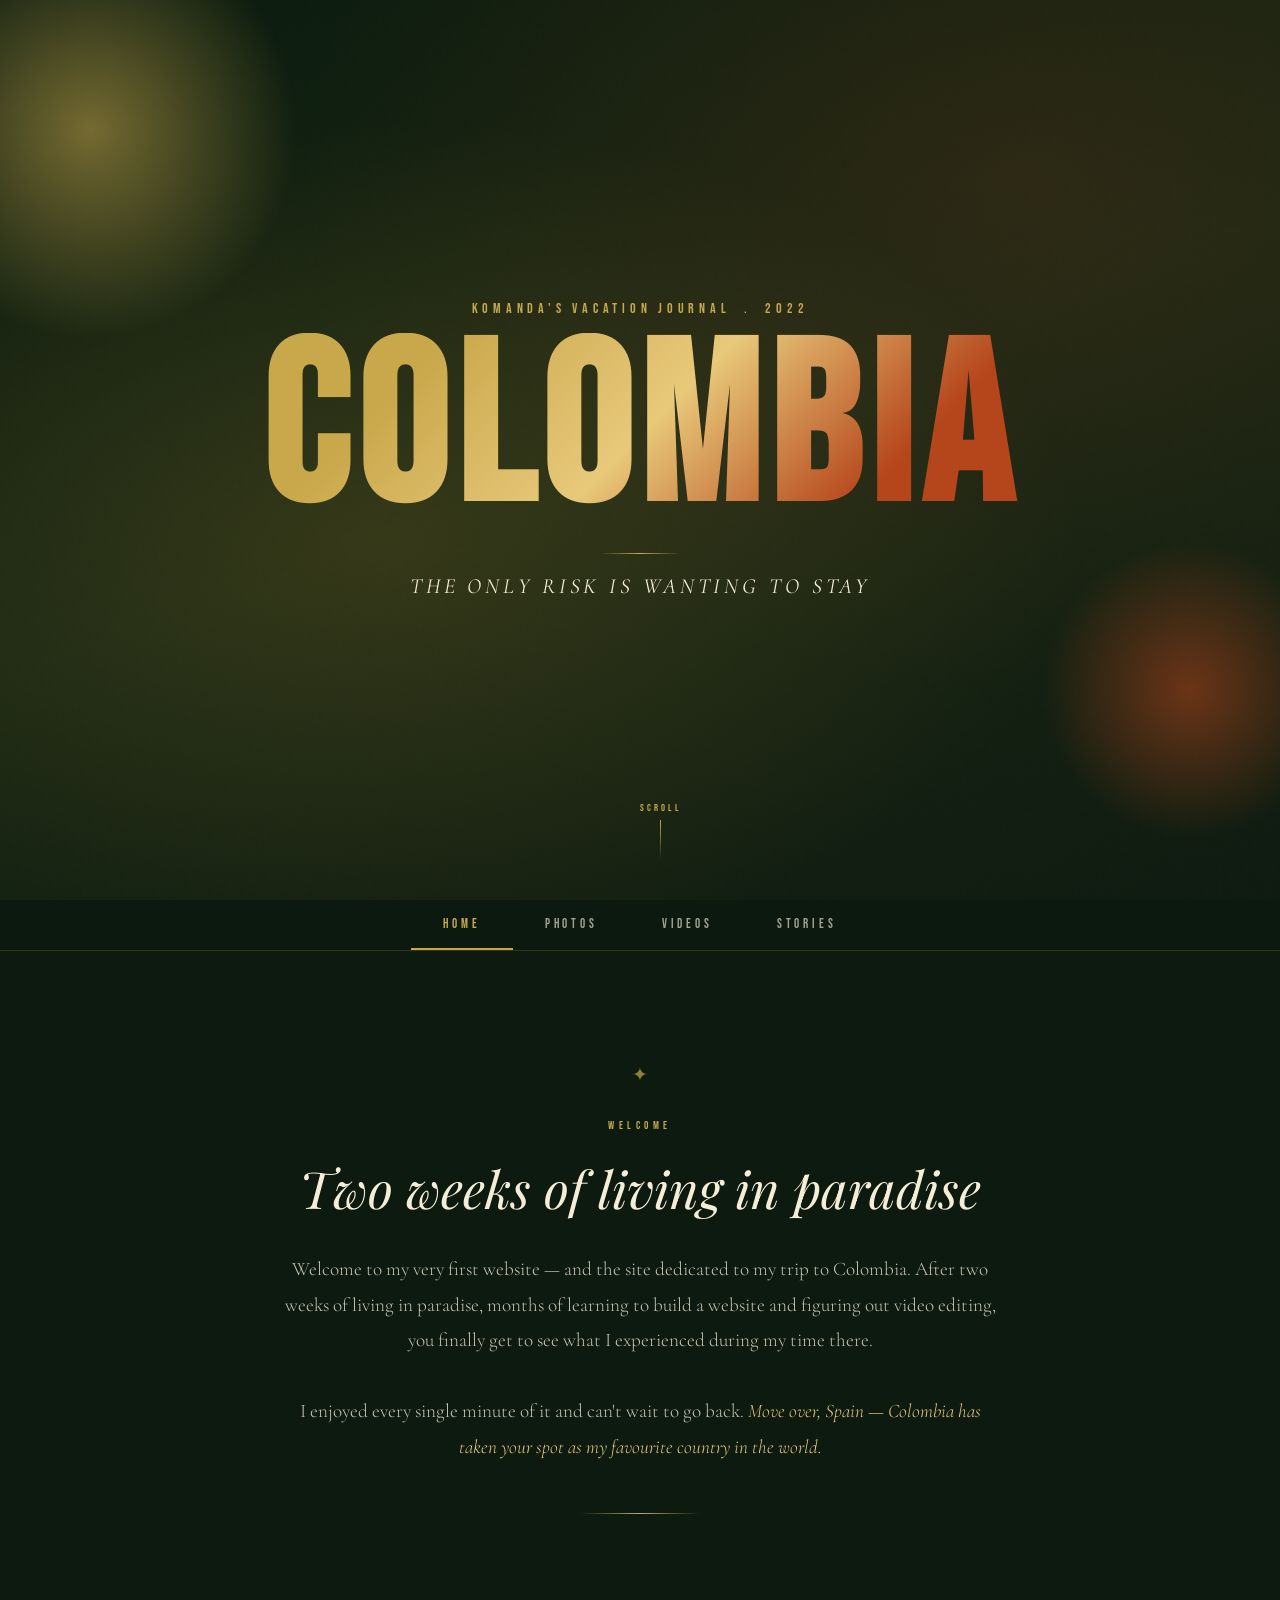
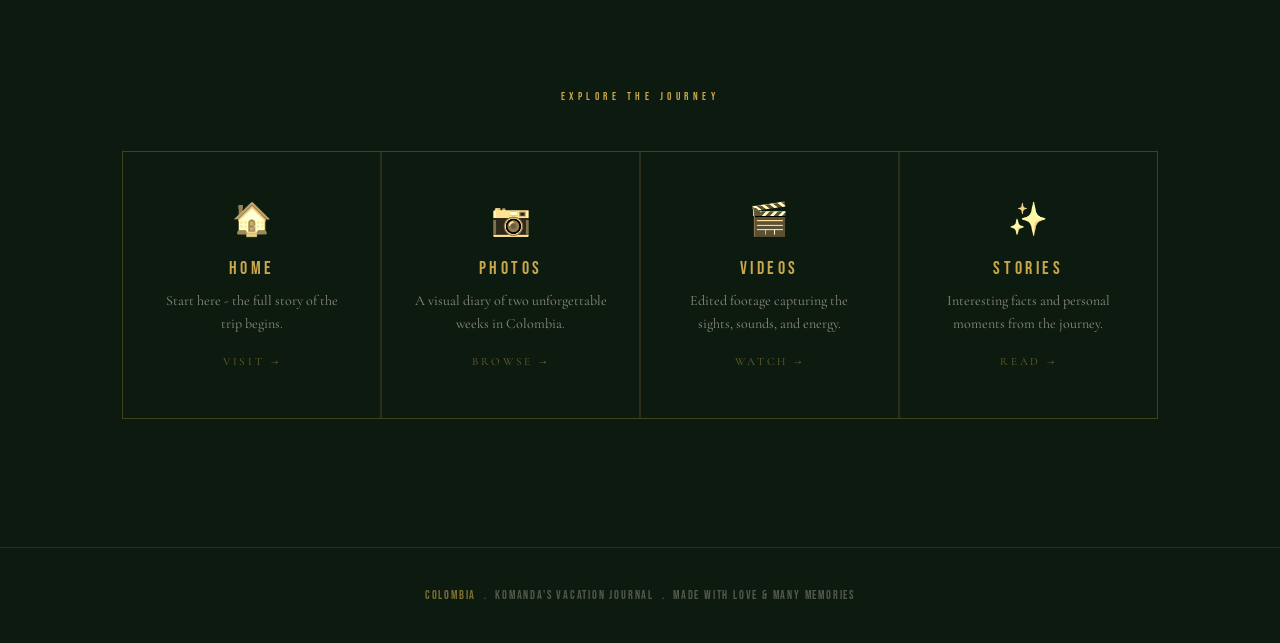
<file: index.html>
<!DOCTYPE html>
<html lang = "en">
<head>
  <meta charset = "utf-8">
  <meta http-equiv = "X-UA-Compatible" content = "IE=edge">
  <meta name = "viewport" content = "width=device-width, initial-scale=1">
  <title> Komanda's Colombia Vacation </title>
  <link rel="icon" type="image/x-icon" href="Colombia flag.png">
  <link rel="preconnect" href="https://fonts.googleapis.com">
  <link href="https://fonts.googleapis.com/css2?family=Playfair+Display:ital,wght@0,400;0,700;1,400&family=Cormorant+Garamond:ital,wght@0,300;0,400;1,300&family=Bebas+Neue&display=swap" rel="stylesheet">
  <link rel="stylesheet" href="style.css">
</head>
<body>
  <!-- HERO SECTION -->
  <section class = "hero">
    <div class = "hero-bg">
      <div class = "orb orb-1"></div>
      <div class = "orb orb-2"></div>
    </div>
   <div class = "hero-content">
    <p class = "hero-eyebrow"> Komanda's Vacation Journal &nbsp;.&nbsp; 2022</p>
    <h1 class = "hero-title"> Colombia </h1>
    <div class = "hero-divider"></div>
    <p class = "hero-slogan"> The Only Risk Is Wanting To Stay </p>
   </div>
   <div class = "scroll-cue">
    <span> Scroll </span>
    <div class = "scroll-line"></div>
   </div>
  </section>

  <!--STICKY NAVIGATION-->
  <nav>
    <div class = "nav-inner">
      <a href = "index.html"> Home </a>
      <a href = "photos.html"> Photos </a>
      <a href = "videos.html"> Videos </a>
      <a href = "experiences.html"> Stories </a>
    </div>
  </nav>

<!-- WELCOME SECTION -->
 <section class = "welcome">
  <p class = "welcome-label"> Welcome </p>
  <h2> Two weeks of living in paradise </h2>
  <p class = "welcome-text">
     Welcome to my very first website — and the site dedicated to my trip to Colombia.
      After two weeks of living in paradise, months of learning to build a website and figuring
      out video editing, you finally get to see what I experienced during my time there.
      <br><br>
      I enjoyed every single minute of it and can't wait to go back.
      <em>Move over, Spain — Colombia has taken your spot as my favourite country in the world.</em>
  </p>
  <div class = "welcome-divider"></div>
 </section>

 <!-- CARDS SECTION -->
<section class = "cards-section">
  <p class = "cards-label"> Explore the Journey </p>
  <div class = "cards-grid">
    <a class = "card" href = "index.html">
      <span class = "card-icon">🏠</span>
      <div class = "card-title"> Home </div>
      <p class = "card-desc"> Start here - the full story of the trip begins. </p>
      <span class = "card-arrow"> Visit → </span>
    </a>

    <a class = "card" href = "photos.html">
      <span class = "card-icon"> 📷 </span>
      <div class = "card-title"> Photos </div>
      <p class = "card-desc"> A visual diary of two unforgettable weeks in Colombia. </p>
      <span class = "card-arrow"> Browse → </span>
    </a>

    <a class = "card" href = "videos.html">
      <span class = "card-icon"> 🎬 </span>
      <div class = "card-title"> Videos </div>
      <p class = "card-desc"> Edited footage capturing the sights, sounds, and energy. </p>
      <span class = "card-arrow"> Watch → </span>
    </a>

    <a class = "card" href = "experiences.html">
      <span class = "card-icon"> ✨ </span>
      <div class = "card-title"> Stories </div>
      <p class = "card-desc"> Interesting facts and personal moments from the journey.</p>
      <span class = "card-arrow"> Read → </span>
    </a>
  </div>
</section>

<!-- FOOTER -->
<footer>
  <span> Colombia </span> &nbsp;.&nbsp; Komanda's Vacation Journal &nbsp;.&nbsp; Made with love &amp; many memories
</footer>

<script src = "script.js"></script>
</body>
</html>








  <!--<div class="position-relative d-flex justify-content-center align-items-center">
  <div class="position-absolute start-0 ms-4">
    <a class="navbar-brand" href="index.html">
     <img src="logo-Photoroom.png" alt="Coat of Arms" style="height: 100px;">
    </a>
  </div>

  <div class="text-center">
    <h1 class="mb-0">COLOMBIA</h1>
    <p class = "slogan">THE ONLY RISK IS WANTING TO STAY</p>
  </div>

</div>

<nav class="nav nav-underline flex-column flex-sm-row">
  <a class="flex-sm-fill text-sm-center nav-link" href="index.html">HOME</a>
  <a class="flex-sm-fill text-sm-center nav-link" href="#">PHOTOS</a>
  <a class="flex-sm-fill text-sm-center nav-link" href="#">VIDEOS</a>
  <a class="flex-sm-fill text-sm-center nav-link" href="#">INTERESTING FACTS / PERSONAL STORIES</a>
</nav>

    
    <script src="https://cdn.jsdelivr.net/npm/bootstrap@5.3.3/dist/js/bootstrap.bundle.min.js" integrity="sha384-YvpcrYf0tY3lHB60NNkmXc5s9fDVZLESaAA55NDzOxhy9GkcIdslK1eN7N6jIeHz" crossorigin="anonymous"></script>
</body>-->
</file>
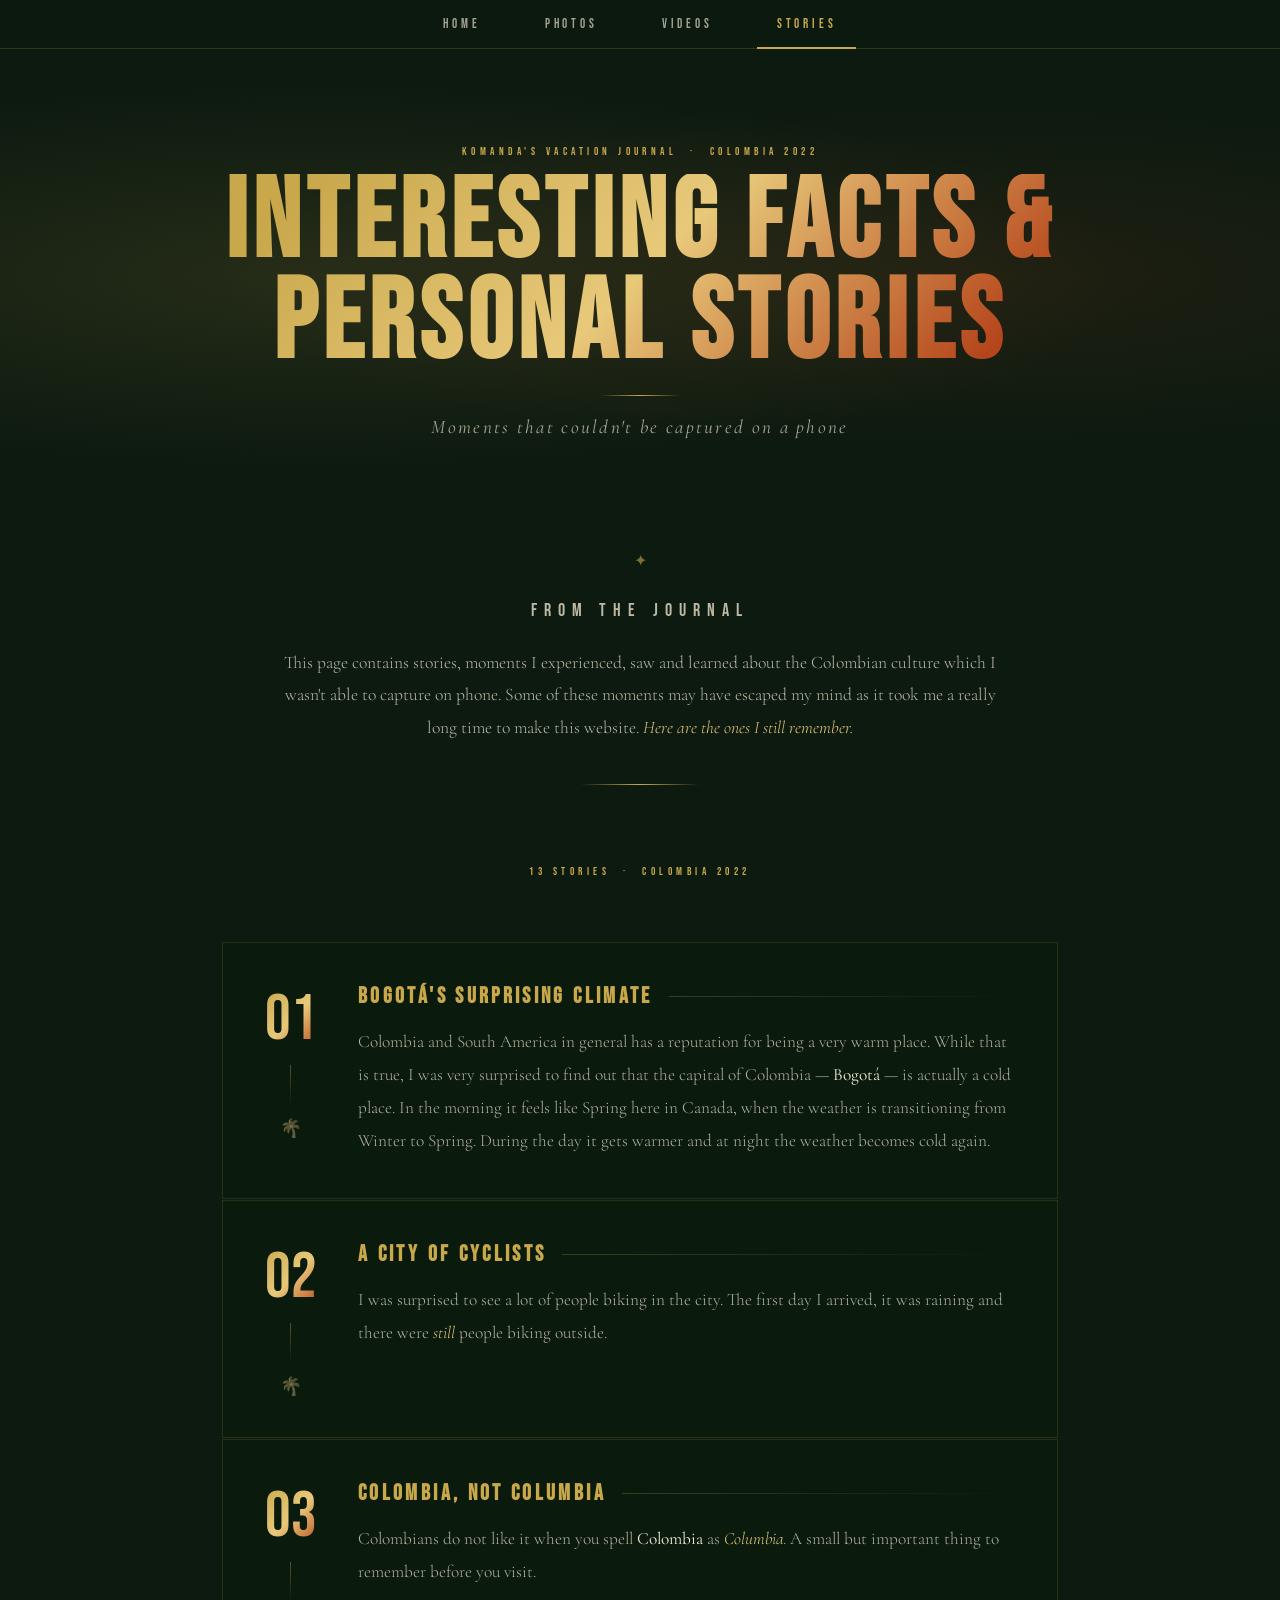
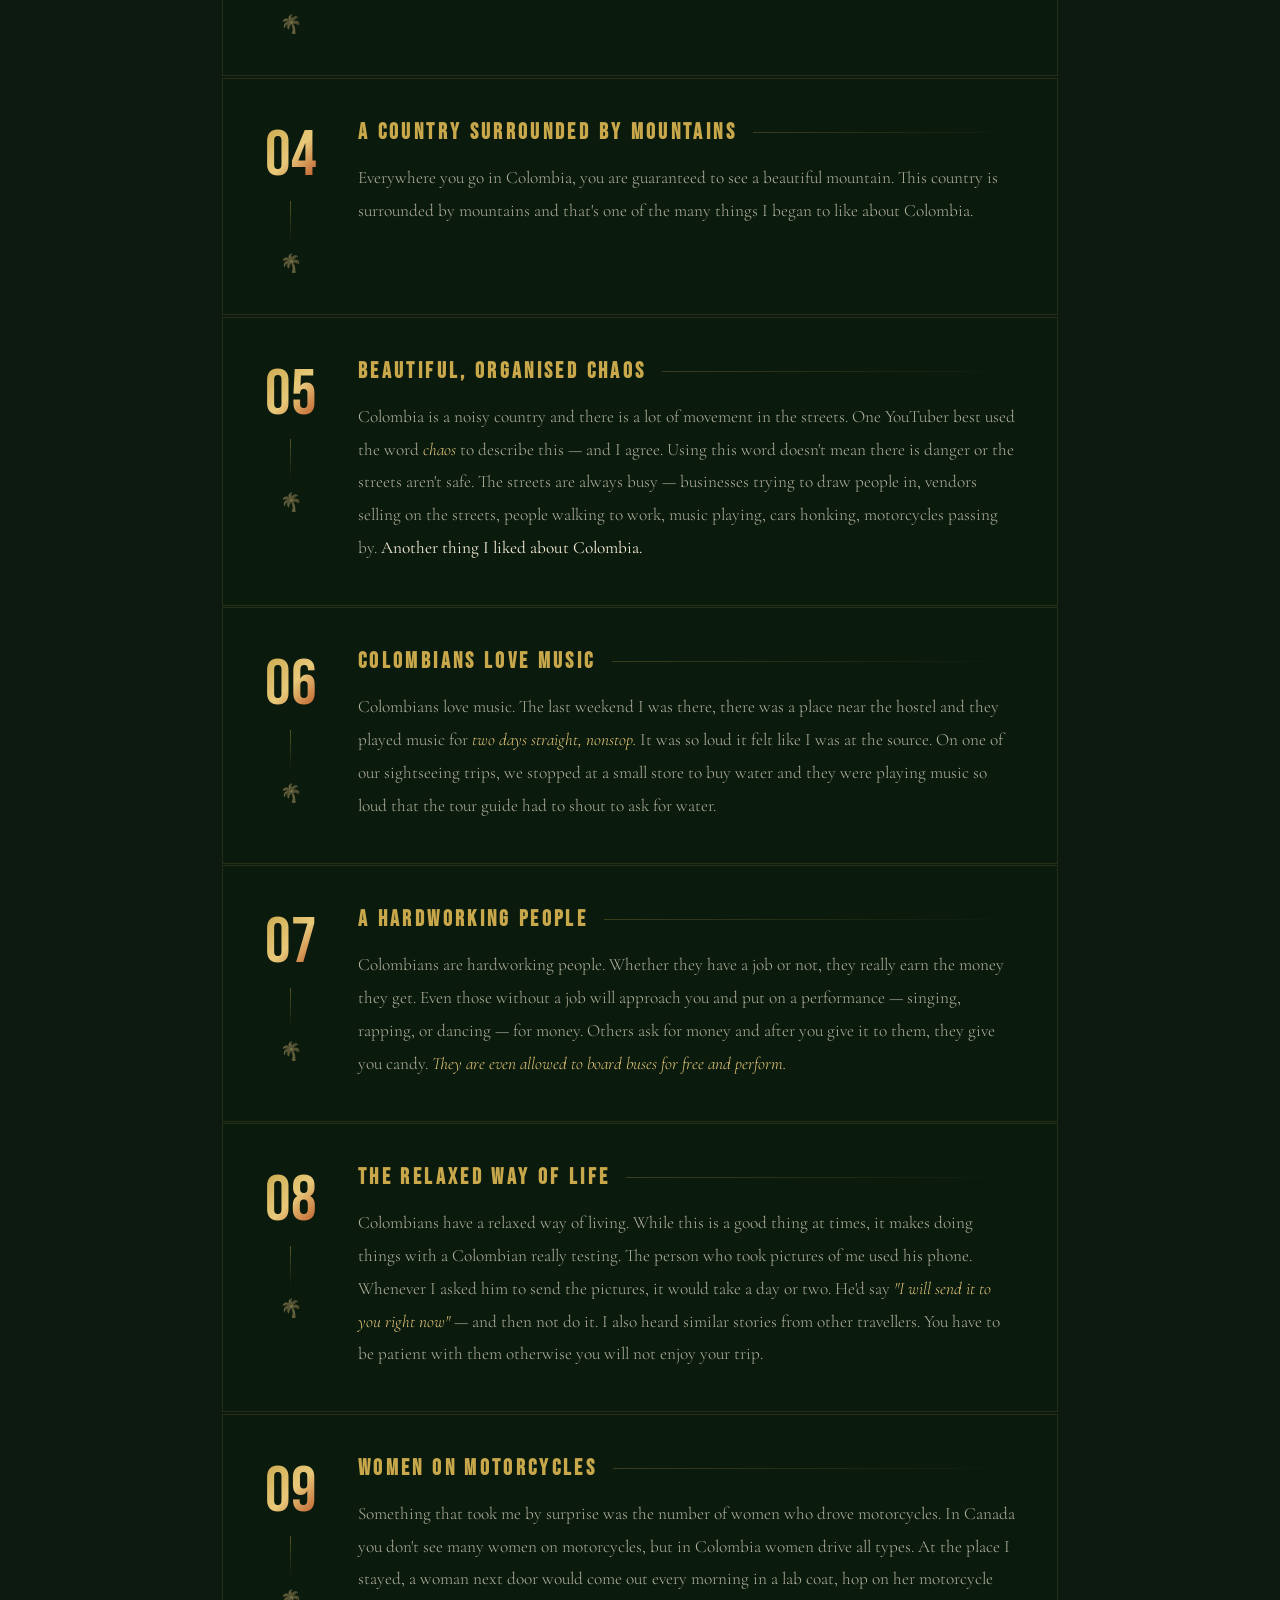
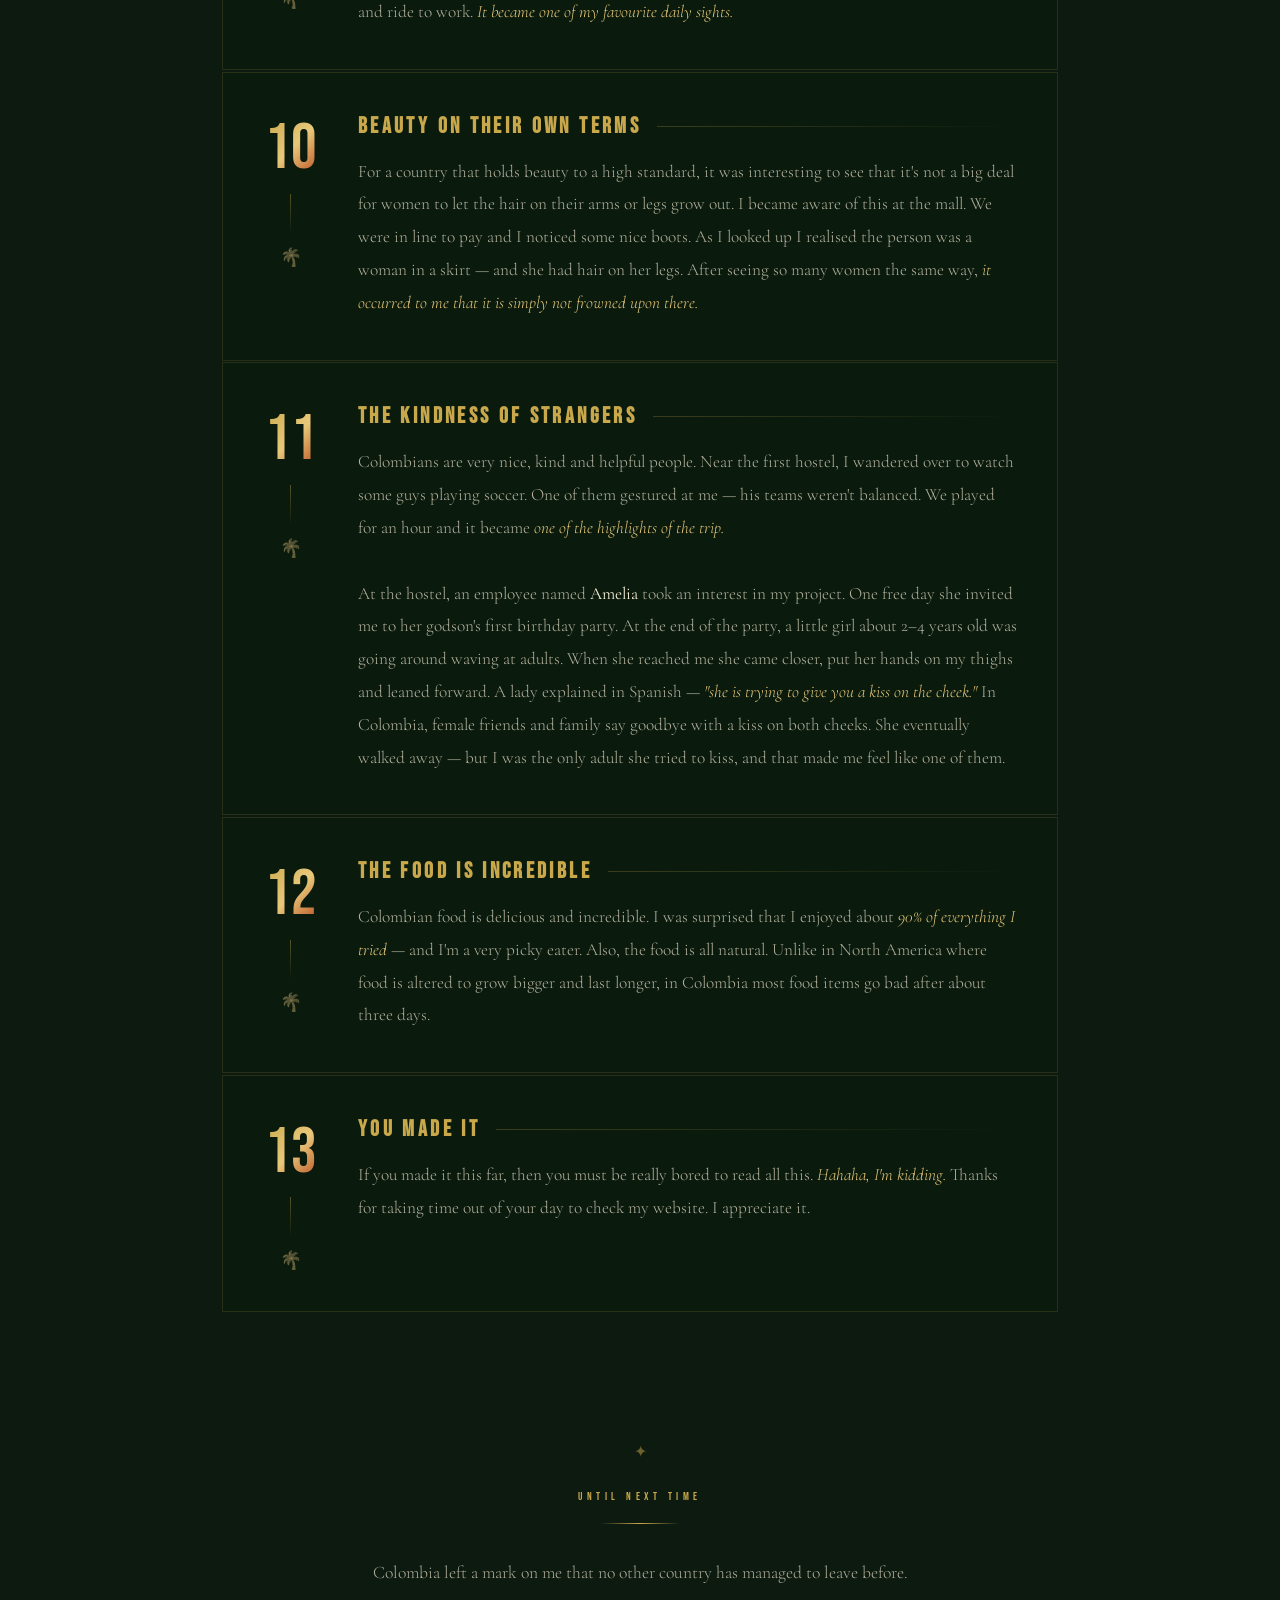
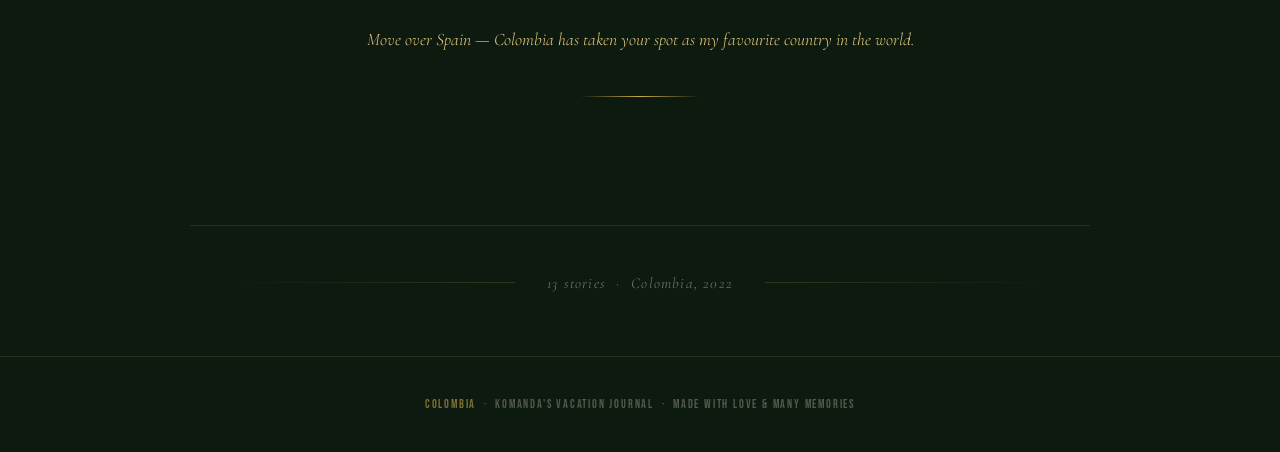
<file: experiences.html>
<!DOCTYPE html>
<html lang="en">
<head>
  <meta charset="utf-8">
  <meta http-equiv="X-UA-Compatible" content="IE=edge">
  <meta name="viewport" content="width=device-width, initial-scale=1">
  <link rel="icon" type="image/x-icon" href="Colombia flag.png">
  <title>Stories — Komanda's Colombia Vacation</title>
  <link rel="preconnect" href="https://fonts.googleapis.com">
  <link href="https://fonts.googleapis.com/css2?family=Playfair+Display:ital,wght@0,400;0,700;1,400&family=Cormorant+Garamond:ital,wght@0,300;0,400;1,300&family=Bebas+Neue&display=swap" rel="stylesheet">
  <link rel="stylesheet" href="experiences-style.css">
</head>
<body>

  <!-- NAVIGATION -->
  <nav>
    <div class="nav-inner">
      <a href="index.html">Home</a>
      <a href="photos.html">Photos</a>
      <a href="videos.html">Videos</a>
      <a href="experiences.html" class="active">Stories</a>
    </div>
  </nav>

  <!-- PAGE HEADER -->
  <header class="page-header">
    <p class="page-header-eyebrow">
      Komanda's Vacation Journal &nbsp;·&nbsp; Colombia 2022
    </p>
    <h1 class="page-header-title">
      Interesting Facts &amp; Personal Stories
    </h1>
    <div class="page-header-divider"></div>
    <p class="page-header-sub">
      Moments that couldn't be captured on a phone
    </p>
  </header>

  <!-- INTRO TEXT -->
  <section class="intro">
    <p class="intro-label">From the Journal</p>
    <p>
      This page contains stories, moments I experienced, saw and
      learned about the Colombian culture which I wasn't able to
      capture on phone. Some of these moments may have escaped my
      mind as it took me a really long time to make this website.
      <em>Here are the ones I still remember.</em>
    </p>
    <div class="intro-divider"></div>
  </section>

  <!-- STORIES SECTION -->
  <section class="stories-section">
    <p class="stories-label">13 Stories &nbsp;·&nbsp; Colombia 2022</p>

    <!--
      Each story card has the same two-column structure:
      Left  → .story-meta  (number, vertical line, palm icon)
      Right → .story-content (title row + story text)
    -->

    <!-- STORY 1 -->
    <div class="story-card">
      <div class="story-card-inner">
        <div class="story-meta">
          <span class="story-number">01</span>
          <div class="story-meta-line"></div>
          <span class="story-icon">🌴</span>
        </div>
        <div class="story-content">
          <div class="story-title-row">
            <h2 class="story-title">Bogotá's Surprising Climate</h2>
            <div class="story-title-divider"></div>
          </div>
          <p class="story-text">
            Colombia and South America in general has a reputation
            for being a very warm place. While that is true, I was
            very surprised to find out that the capital of Colombia
            — <strong>Bogotá</strong> — is actually a cold place.
            In the morning it feels like Spring here in Canada, when
            the weather is transitioning from Winter to Spring.
            During the day it gets warmer and at night the weather
            becomes cold again.
          </p>
        </div>
      </div>
    </div>

    <!-- STORY 2 -->
    <div class="story-card">
      <div class="story-card-inner">
        <div class="story-meta">
          <span class="story-number">02</span>
          <div class="story-meta-line"></div>
          <span class="story-icon">🌴</span>
        </div>
        <div class="story-content">
          <div class="story-title-row">
            <h2 class="story-title">A City of Cyclists</h2>
            <div class="story-title-divider"></div>
          </div>
          <p class="story-text">
            I was surprised to see a lot of people biking in the
            city. The first day I arrived, it was raining and there
            were <em>still</em> people biking outside.
          </p>
        </div>
      </div>
    </div>

    <!-- STORY 3 -->
    <div class="story-card">
      <div class="story-card-inner">
        <div class="story-meta">
          <span class="story-number">03</span>
          <div class="story-meta-line"></div>
          <span class="story-icon">🌴</span>
        </div>
        <div class="story-content">
          <div class="story-title-row">
            <h2 class="story-title">Colombia, Not Columbia</h2>
            <div class="story-title-divider"></div>
          </div>
          <p class="story-text">
            Colombians do not like it when you spell
            <strong>Colombia</strong> as <em>Columbia</em>.
            A small but important thing to remember before you visit.
          </p>
        </div>
      </div>
    </div>

    <!-- STORY 4 -->
    <div class="story-card">
      <div class="story-card-inner">
        <div class="story-meta">
          <span class="story-number">04</span>
          <div class="story-meta-line"></div>
          <span class="story-icon">🌴</span>
        </div>
        <div class="story-content">
          <div class="story-title-row">
            <h2 class="story-title">A Country Surrounded by Mountains</h2>
            <div class="story-title-divider"></div>
          </div>
          <p class="story-text">
            Everywhere you go in Colombia, you are guaranteed to see
            a beautiful mountain. This country is surrounded by
            mountains and that's one of the many things I began to
            like about Colombia.
          </p>
        </div>
      </div>
    </div>

    <!-- STORY 5 -->
    <div class="story-card">
      <div class="story-card-inner">
        <div class="story-meta">
          <span class="story-number">05</span>
          <div class="story-meta-line"></div>
          <span class="story-icon">🌴</span>
        </div>
        <div class="story-content">
          <div class="story-title-row">
            <h2 class="story-title">Beautiful, Organised Chaos</h2>
            <div class="story-title-divider"></div>
          </div>
          <p class="story-text">
            Colombia is a noisy country and there is a lot of
            movement in the streets. One YouTuber best used the word
            <em>chaos</em> to describe this — and I agree. Using
            this word doesn't mean there is danger or the streets
            aren't safe. The streets are always busy — businesses
            trying to draw people in, vendors selling on the streets,
            people walking to work, music playing, cars honking,
            motorcycles passing by.
            <strong>Another thing I liked about Colombia.</strong>
          </p>
        </div>
      </div>
    </div>

    <!-- STORY 6 -->
    <div class="story-card">
      <div class="story-card-inner">
        <div class="story-meta">
          <span class="story-number">06</span>
          <div class="story-meta-line"></div>
          <span class="story-icon">🌴</span>
        </div>
        <div class="story-content">
          <div class="story-title-row">
            <h2 class="story-title">Colombians Love Music</h2>
            <div class="story-title-divider"></div>
          </div>
          <p class="story-text">
            Colombians love music. The last weekend I was there,
            there was a place near the hostel and they played music
            for <em>two days straight, nonstop.</em> It was so loud
            it felt like I was at the source. On one of our
            sightseeing trips, we stopped at a small store to buy
            water and they were playing music so loud that the tour
            guide had to shout to ask for water.
          </p>
        </div>
      </div>
    </div>

    <!-- STORY 7 -->
    <div class="story-card">
      <div class="story-card-inner">
        <div class="story-meta">
          <span class="story-number">07</span>
          <div class="story-meta-line"></div>
          <span class="story-icon">🌴</span>
        </div>
        <div class="story-content">
          <div class="story-title-row">
            <h2 class="story-title">A Hardworking People</h2>
            <div class="story-title-divider"></div>
          </div>
          <p class="story-text">
            Colombians are hardworking people. Whether they have a
            job or not, they really earn the money they get. Even
            those without a job will approach you and put on a
            performance — singing, rapping, or dancing — for money.
            Others ask for money and after you give it to them, they
            give you candy.
            <em>They are even allowed to board buses for
            free and perform.</em>
          </p>
        </div>
      </div>
    </div>

    <!-- STORY 8 -->
    <div class="story-card">
      <div class="story-card-inner">
        <div class="story-meta">
          <span class="story-number">08</span>
          <div class="story-meta-line"></div>
          <span class="story-icon">🌴</span>
        </div>
        <div class="story-content">
          <div class="story-title-row">
            <h2 class="story-title">The Relaxed Way of Life</h2>
            <div class="story-title-divider"></div>
          </div>
          <p class="story-text">
            Colombians have a relaxed way of living. While this is a
            good thing at times, it makes doing things with a
            Colombian really testing. The person who took pictures of
            me used his phone. Whenever I asked him to send the
            pictures, it would take a day or two. He'd say
            <em>"I will send it to you right now"</em> — and then
            not do it. I also heard similar stories from other
            travellers. You have to be patient with them otherwise
            you will not enjoy your trip.
          </p>
        </div>
      </div>
    </div>

    <!-- STORY 9 -->
    <div class="story-card">
      <div class="story-card-inner">
        <div class="story-meta">
          <span class="story-number">09</span>
          <div class="story-meta-line"></div>
          <span class="story-icon">🌴</span>
        </div>
        <div class="story-content">
          <div class="story-title-row">
            <h2 class="story-title">Women on Motorcycles</h2>
            <div class="story-title-divider"></div>
          </div>
          <p class="story-text">
            Something that took me by surprise was the number of
            women who drove motorcycles. In Canada you don't see
            many women on motorcycles, but in Colombia women drive
            all types. At the place I stayed, a woman next door
            would come out every morning in a lab coat, hop on her
            motorcycle and ride to work.
            <em>It became one of my favourite daily sights.</em>
          </p>
        </div>
      </div>
    </div>

    <!-- STORY 10 -->
    <div class="story-card">
      <div class="story-card-inner">
        <div class="story-meta">
          <span class="story-number">10</span>
          <div class="story-meta-line"></div>
          <span class="story-icon">🌴</span>
        </div>
        <div class="story-content">
          <div class="story-title-row">
            <h2 class="story-title">Beauty on Their Own Terms</h2>
            <div class="story-title-divider"></div>
          </div>
          <p class="story-text">
            For a country that holds beauty to a high standard, it
            was interesting to see that it's not a big deal for
            women to let the hair on their arms or legs grow out.
            I became aware of this at the mall. We were in line to
            pay and I noticed some nice boots. As I looked up I
            realised the person was a woman in a skirt — and she
            had hair on her legs. After seeing so many women the
            same way, <em>it occurred to me that it is simply not
            frowned upon there.</em>
          </p>
        </div>
      </div>
    </div>

    <!-- STORY 11 -->
    <div class="story-card">
      <div class="story-card-inner">
        <div class="story-meta">
          <span class="story-number">11</span>
          <div class="story-meta-line"></div>
          <span class="story-icon">🌴</span>
        </div>
        <div class="story-content">
          <div class="story-title-row">
            <h2 class="story-title">The Kindness of Strangers</h2>
            <div class="story-title-divider"></div>
          </div>
          <p class="story-text">
            Colombians are very nice, kind and helpful people. Near
            the first hostel, I wandered over to watch some guys
            playing soccer. One of them gestured at me — his teams
            weren't balanced. We played for an hour and it became
            <em>one of the highlights of the trip.</em>
            <br><br>
            At the hostel, an employee named
            <strong>Amelia</strong> took an interest in my project.
            One free day she invited me to her godson's first
            birthday party. At the end of the party, a little girl
            about 2–4 years old was going around waving at adults.
            When she reached me she came closer, put her hands on my
            thighs and leaned forward. A lady explained in Spanish —
            <em>"she is trying to give you a kiss on the cheek."</em>
            In Colombia, female friends and family say goodbye with
            a kiss on both cheeks. She eventually walked away — but
            I was the only adult she tried to kiss, and that made me
            feel like one of them.
          </p>
        </div>
      </div>
    </div>

    <!-- STORY 12 -->
    <div class="story-card">
      <div class="story-card-inner">
        <div class="story-meta">
          <span class="story-number">12</span>
          <div class="story-meta-line"></div>
          <span class="story-icon">🌴</span>
        </div>
        <div class="story-content">
          <div class="story-title-row">
            <h2 class="story-title">The Food Is Incredible</h2>
            <div class="story-title-divider"></div>
          </div>
          <p class="story-text">
            Colombian food is delicious and incredible. I was
            surprised that I enjoyed about
            <em>90% of everything I tried</em> — and I'm a very
            picky eater. Also, the food is all natural. Unlike in
            North America where food is altered to grow bigger and
            last longer, in Colombia most food items go bad after
            about three days.
          </p>
        </div>
      </div>
    </div>

    <!-- STORY 13 -->
    <div class="story-card">
      <div class="story-card-inner">
        <div class="story-meta">
          <span class="story-number">13</span>
          <div class="story-meta-line"></div>
          <span class="story-icon">🌴</span>
        </div>
        <div class="story-content">
          <div class="story-title-row">
            <h2 class="story-title">You Made It</h2>
            <div class="story-title-divider"></div>
          </div>
          <p class="story-text">
            If you made it this far, then you must be really bored
            to read all this. <em>Hahaha, I'm kidding.</em> Thanks
            for taking time out of your day to check my website.
            I appreciate it.
          </p>
        </div>
      </div>
    </div>

  </section>

  <!-- CLOSING NOTE -->
  <section class="closing-note">
    <p class="closing-label">Until Next Time</p>
    <div class="closing-divider-top"></div>
    <p class="closing-text">
      Colombia left a mark on me that no other country has managed
      to leave before.
      <br><br>
      <em>Move over Spain — Colombia has taken your spot as my
      favourite country in the world.</em>
    </p>
    <div class="closing-divider-bottom"></div>
  </section>

  <!-- BOTTOM STRIP -->
  <div class="bottom-strip">
    <div class="strip-line"></div>
    <p class="strip-text">13 stories &nbsp;·&nbsp; Colombia, 2022</p>
    <div class="strip-line right"></div>
  </div>

  <!-- FOOTER -->
  <footer>
    <span>Colombia</span> &nbsp;·&nbsp; Komanda's Vacation Journal
    &nbsp;·&nbsp; Made with love &amp; many memories
  </footer>

  <script src="experiences-script.js"></script>
</body>
</html>
</file>
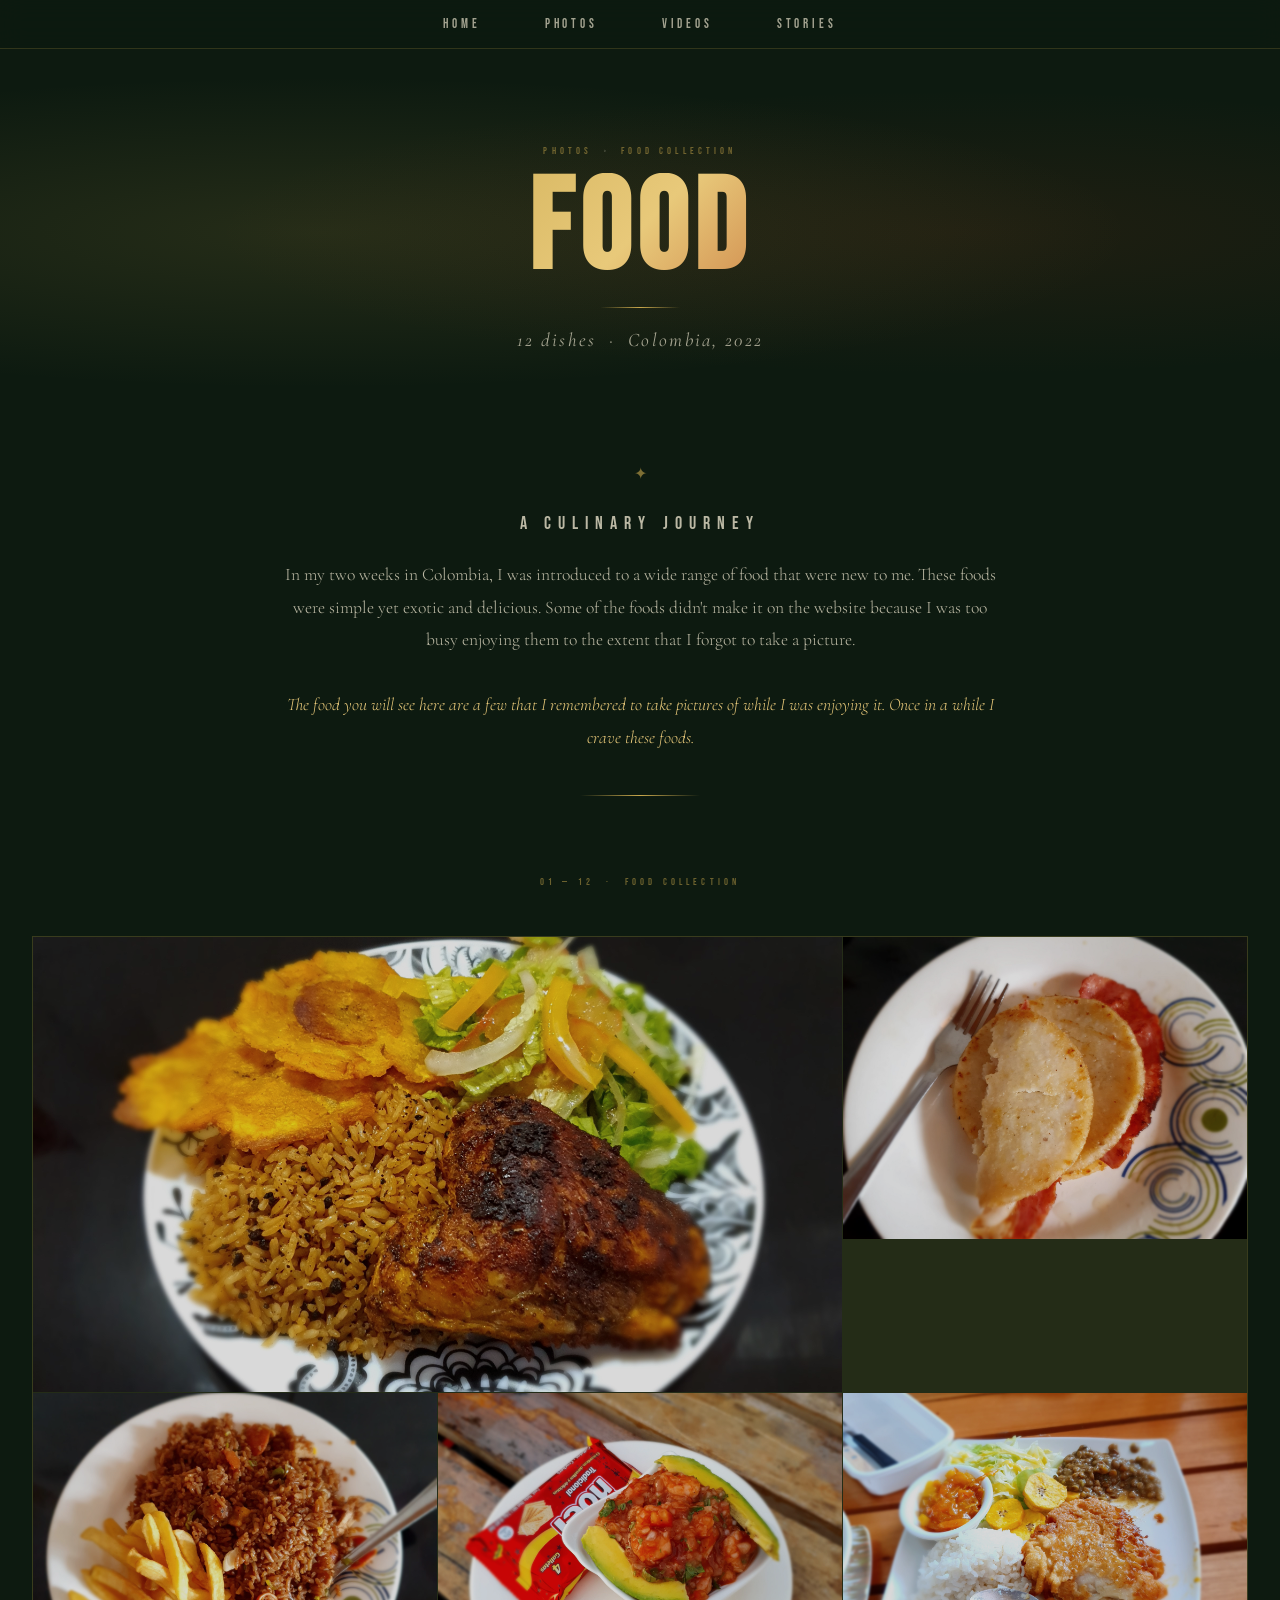
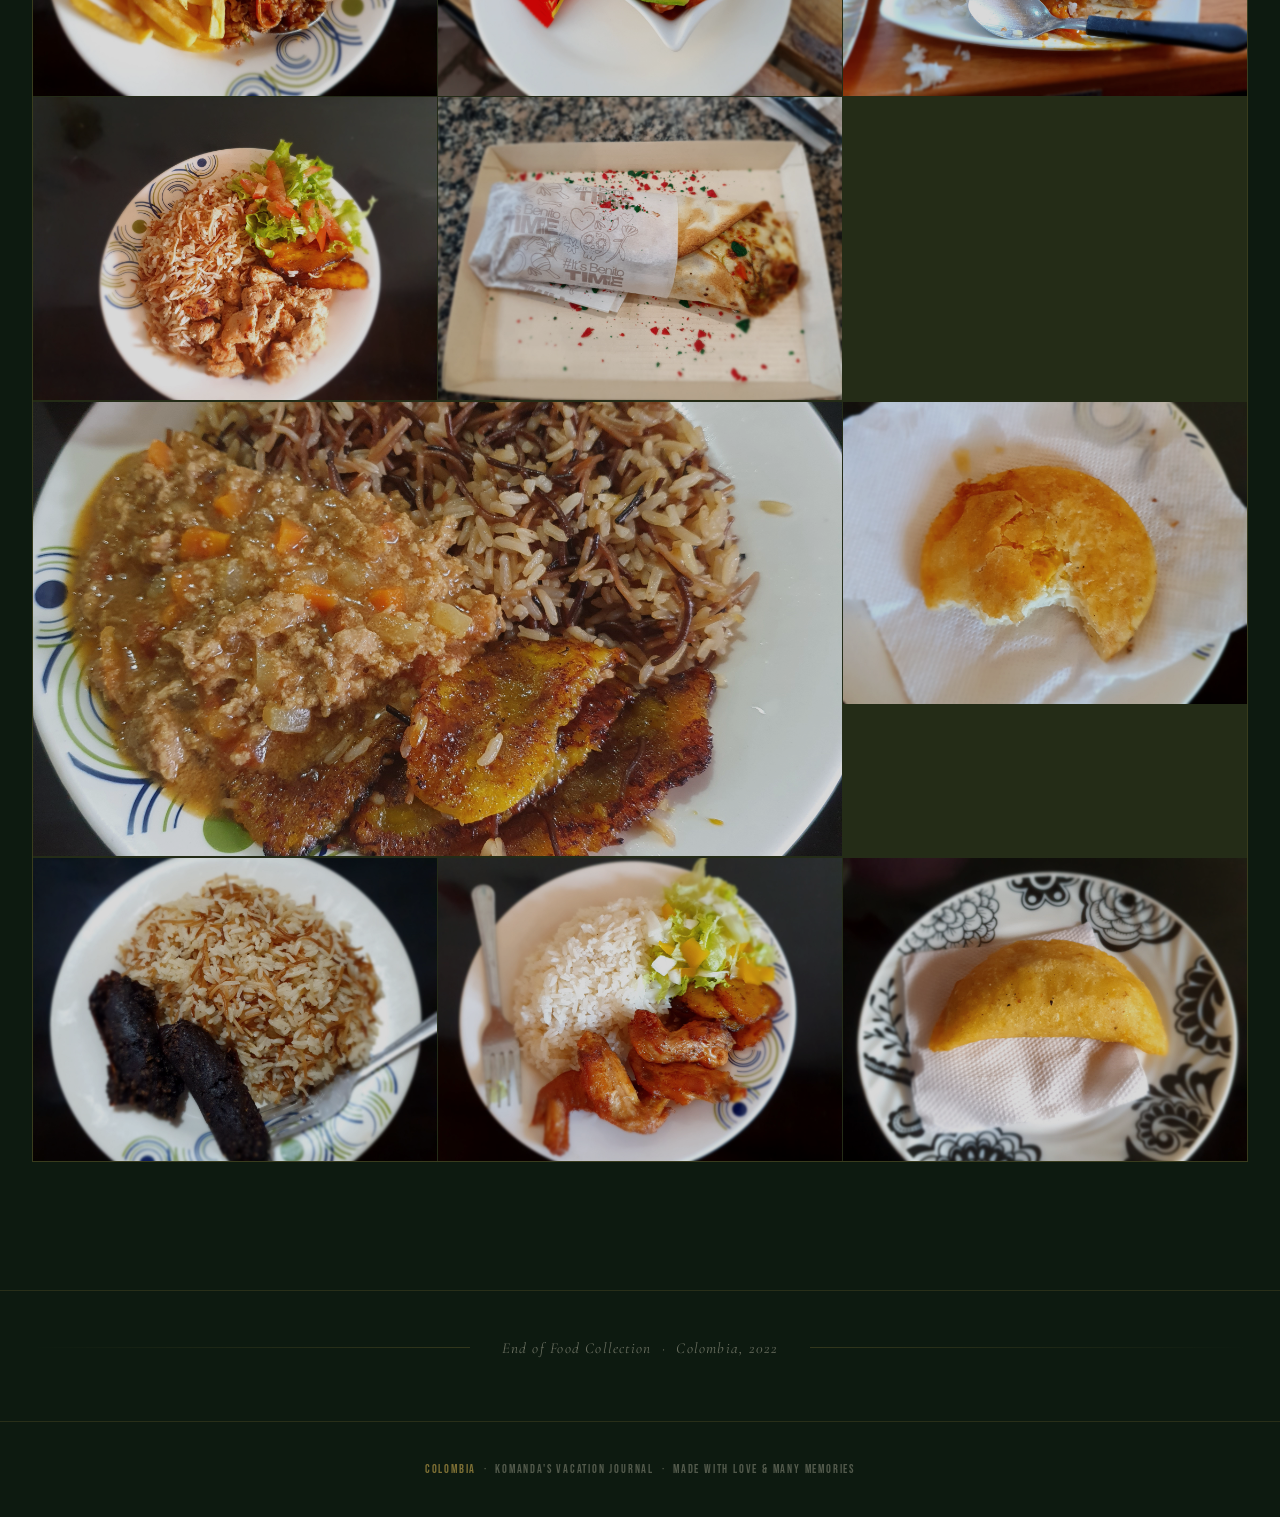
<file: food-gallery.html>
<!DOCTYPE html>
<html lang="en">
<head>
  <meta charset="utf-8">
  <meta http-equiv="X-UA-Compatible" content="IE=edge">
  <meta name="viewport" content="width=device-width, initial-scale=1">
  <title>Food Gallery — Komanda's Colombia Vacation</title>
  <link rel="icon" type="image/x-icon" href="Colombia flag.png">
  <link rel="preconnect" href="https://fonts.googleapis.com">
  <link href="https://fonts.googleapis.com/css2?family=Playfair+Display:ital,wght@0,400;0,700;1,400&family=Cormorant+Garamond:ital,wght@0,300;0,400;1,300&family=Bebas+Neue&display=swap" rel="stylesheet">
  <link rel="stylesheet" href="food-gallery-style.css">
</head>
<body>

  <!-- STICKY NAVIGATION -->
  <nav>
    <div class="nav-inner">
      <a href="index.html">Home</a>
      <a href="photos.html" class="active">Photos</a>
      <a href="videos.html">Videos</a>
      <a href="experiences.html">Stories</a>
    </div>
  </nav>

  <!-- PAGE HEADER -->
  <header class="page-header">
    <!--
      Breadcrumb — shows the user's location in the site:
      Photos › Food Collection
      The arrow › is a visual separator between levels
    -->
    <p class="breadcrumb">
      <a href="photos2.html">Photos</a>
      <span>›</span>
      Food Collection
    </p>
    <h1 class="page-header-title">Food</h1>
    <div class="page-header-divider"></div>
    <p class="page-header-sub">12 dishes &nbsp;·&nbsp; Colombia, 2022</p>
  </header>

  <!-- INTRO TEXT -->
  <section class="intro">
    <p class="intro-label">A Culinary Journey</p>
    <p>
      In my two weeks in Colombia, I was introduced to a wide range of food that
      were new to me. These foods were simple yet exotic and delicious. Some of
      the foods didn't make it on the website because I was too busy enjoying
      them to the extent that I forgot to take a picture.
      <br><br>
      <em>The food you will see here are a few that I remembered to take pictures
      of while I was enjoying it. Once in a while I crave these foods.</em>
    </p>
    <div class="intro-divider"></div>
  </section>

  <!-- GALLERY -->
  <section class="gallery-section">
    <p class="gallery-count">01 — 12 &nbsp;·&nbsp; Food Collection</p>

    <!--
      Each .gallery-item is an <a> tag so the whole cell is clickable.
      data-index stores the item's position for the lightbox to reference.
      href points to the actual image file.
    -->
    <div class="gallery-grid" id="galleryGrid">

      <!-- ITEM 1 — spans 2 columns (featured) -->
      <a class="gallery-item" href="food1.jpg" data-index="0">
        <!--
          onerror fires if the image file is not found.
          It hides the broken <img> and shows the placeholder div instead.
          This means the page looks intentional even without real photos.
        -->
        <img src="food1.jpg" alt="Arroz con Coco"
          onerror="this.style.display='none';
                   this.nextElementSibling.style.display='flex';">
        <div class="img-placeholder" style="display:none">
          <span class="placeholder-icon">🍚</span>
          <span class="placeholder-label">food1.jpg</span>
        </div>
        <div class="gallery-overlay">
          <span class="overlay-number">01 · Collection</span>
          <div class="overlay-divider"></div>
          <span class="overlay-caption">
            Arroz Con Coco, Patacones, Seasoned Chicken and Salad
          </span>
        </div>
        <div class="overlay-icon">⊕</div>
      </a>

      <!-- ITEM 2 -->
      <a class="gallery-item" href="food2.jpg" data-index="1">
        <img src="food2.jpg" alt="Arepa and Bacon"
          onerror="this.style.display='none';
                   this.nextElementSibling.style.display='flex';">
        <div class="img-placeholder" style="display:none">
          <span class="placeholder-icon">🫓</span>
          <span class="placeholder-label">food2.jpg</span>
        </div>
        <div class="gallery-overlay">
          <span class="overlay-number">02 · Collection</span>
          <div class="overlay-divider"></div>
          <span class="overlay-caption">Arepa and Bacon</span>
        </div>
        <div class="overlay-icon">⊕</div>
      </a>

      <!-- ITEM 3 -->
      <a class="gallery-item" href="food3.jpg" data-index="2">
        <img src="food3.jpg" alt="Bandeja Arroz and Fries"
          onerror="this.style.display='none';
                   this.nextElementSibling.style.display='flex';">
        <div class="img-placeholder" style="display:none">
          <span class="placeholder-icon">🍟</span>
          <span class="placeholder-label">food3.jpg</span>
        </div>
        <div class="gallery-overlay">
          <span class="overlay-number">03 · Collection</span>
          <div class="overlay-divider"></div>
          <span class="overlay-caption">Bandeja Arroz and Fries</span>
        </div>
        <div class="overlay-icon">⊕</div>
      </a>

      <!-- ITEM 4 -->
      <a class="gallery-item" href="food4.jpg" data-index="3">
        <img src="food4.jpg" alt="Shrimp Cocktail"
          onerror="this.style.display='none';
                   this.nextElementSibling.style.display='flex';">
        <div class="img-placeholder" style="display:none">
          <span class="placeholder-icon">🍤</span>
          <span class="placeholder-label">food4.jpg</span>
        </div>
        <div class="gallery-overlay">
          <span class="overlay-number">04 · Collection</span>
          <div class="overlay-divider"></div>
          <span class="overlay-caption">
            Shrimp Cocktail, Avocadoes and Biscuit
          </span>
        </div>
        <div class="overlay-icon">⊕</div>
      </a>

      <!-- ITEM 5 -->
      <a class="gallery-item" href="food5.jpg" data-index="4">
        <img src="food5.jpg" alt="Rice and Fried Fish"
          onerror="this.style.display='none';
                   this.nextElementSibling.style.display='flex';">
        <div class="img-placeholder" style="display:none">
          <span class="placeholder-icon">🐟</span>
          <span class="placeholder-label">food5.jpg</span>
        </div>
        <div class="gallery-overlay">
          <span class="overlay-number">05 · Collection</span>
          <div class="overlay-divider"></div>
          <span class="overlay-caption">
            Rice, Fried Fish, Plantain, Salad and Beans Stew
          </span>
        </div>
        <div class="overlay-icon">⊕</div>
      </a>

      <!-- ITEM 6 -->
      <a class="gallery-item" href="food6.jpg" data-index="5">
        <img src="food6.jpg" alt="Rice Spaghetti Chicken"
          onerror="this.style.display='none';
                   this.nextElementSibling.style.display='flex';">
        <div class="img-placeholder" style="display:none">
          <span class="placeholder-icon">🍝</span>
          <span class="placeholder-label">food6.jpg</span>
        </div>
        <div class="gallery-overlay">
          <span class="overlay-number">06 · Collection</span>
          <div class="overlay-divider"></div>
          <span class="overlay-caption">
            Rice, Spaghetti, Chicken, Plantain and Salad
          </span>
        </div>
        <div class="overlay-icon">⊕</div>
      </a>

      <!-- ITEM 7 — featured (spans 2 columns via nth-child CSS) -->
      <a class="gallery-item" href="food7.jpg" data-index="6">
        <img src="food7.jpg" alt="Burrito"
          onerror="this.style.display='none';
                   this.nextElementSibling.style.display='flex';">
        <div class="img-placeholder" style="display:none">
          <span class="placeholder-icon">🌯</span>
          <span class="placeholder-label">food7.jpg</span>
        </div>
        <div class="gallery-overlay">
          <span class="overlay-number">07 · Collection</span>
          <div class="overlay-divider"></div>
          <span class="overlay-caption">Burrito</span>
        </div>
        <div class="overlay-icon">⊕</div>
      </a>

      <!-- ITEM 8 -->
      <a class="gallery-item" href="food8.jpg" data-index="7">
        <img src="food8.jpg" alt="Rice and Plantain"
          onerror="this.style.display='none';
                   this.nextElementSibling.style.display='flex';">
        <div class="img-placeholder" style="display:none">
          <span class="placeholder-icon">🍌</span>
          <span class="placeholder-label">food8.jpg</span>
        </div>
        <div class="gallery-overlay">
          <span class="overlay-number">08 · Collection</span>
          <div class="overlay-divider"></div>
          <span class="overlay-caption">Rice, Stew and Plantain</span>
        </div>
        <div class="overlay-icon">⊕</div>
      </a>

      <!-- ITEM 9 -->
      <a class="gallery-item" href="food9.jpg" data-index="8">
        <img src="food9.jpg" alt="Egg Arepa"
          onerror="this.style.display='none';
                   this.nextElementSibling.style.display='flex';">
        <div class="img-placeholder" style="display:none">
          <span class="placeholder-icon">🥚</span>
          <span class="placeholder-label">food9.jpg</span>
        </div>
        <div class="gallery-overlay">
          <span class="overlay-number">09 · Collection</span>
          <div class="overlay-divider"></div>
          <span class="overlay-caption">Egg Arepa</span>
        </div>
        <div class="overlay-icon">⊕</div>
      </a>

      <!-- ITEM 10 -->
      <a class="gallery-item" href="food10.jpg" data-index="9">
        <img src="food10.jpg" alt="Rice Spaghetti Blood Sausage"
          onerror="this.style.display='none';
                   this.nextElementSibling.style.display='flex';">
        <div class="img-placeholder" style="display:none">
          <span class="placeholder-icon">🍖</span>
          <span class="placeholder-label">food10.jpg</span>
        </div>
        <div class="gallery-overlay">
          <span class="overlay-number">10 · Collection</span>
          <div class="overlay-divider"></div>
          <span class="overlay-caption">Rice, Spaghetti and Blood Sausage</span>
        </div>
        <div class="overlay-icon">⊕</div>
      </a>

      <!-- ITEM 11 -->
      <a class="gallery-item" href="food11.jpg" data-index="10">
        <img src="food11.jpg" alt="Rice Chicken Wings Plantain"
          onerror="this.style.display='none';
                   this.nextElementSibling.style.display='flex';">
        <div class="img-placeholder" style="display:none">
          <span class="placeholder-icon">🍗</span>
          <span class="placeholder-label">food11.jpg</span>
        </div>
        <div class="gallery-overlay">
          <span class="overlay-number">11 · Collection</span>
          <div class="overlay-divider"></div>
          <span class="overlay-caption">
            Rice, Chicken Wings, Plantain and Salad
          </span>
        </div>
        <div class="overlay-icon">⊕</div>
      </a>

      <!-- ITEM 12 -->
      <a class="gallery-item" href="Empanada.jpg" data-index="11">
        <img src="Empanada.jpg" alt="Empanada"
          onerror="this.style.display='none';
                   this.nextElementSibling.style.display='flex';">
        <div class="img-placeholder" style="display:none">
          <span class="placeholder-icon">🥟</span>
          <span class="placeholder-label">Empanada.jpg</span>
        </div>
        <div class="gallery-overlay">
          <span class="overlay-number">12 · Collection</span>
          <div class="overlay-divider"></div>
          <span class="overlay-caption">Empanada</span>
        </div>
        <div class="overlay-icon">⊕</div>
      </a>

    </div>
  </section>

  <!-- BOTTOM STRIP -->
  <div class="bottom-strip">
    <div class="strip-line"></div>
    <p class="strip-text">End of Food Collection &nbsp;·&nbsp; Colombia, 2022</p>
    <div class="strip-line right"></div>
  </div>

  <!-- FOOTER -->
  <footer>
    <span>Colombia</span> &nbsp;·&nbsp; Komanda's Vacation Journal
    &nbsp;·&nbsp; Made with love &amp; many memories
  </footer>

  <!--
    LIGHTBOX — lives outside the gallery section.
    position: fixed means it overlays the entire viewport.
    It starts invisible (opacity: 0, pointer-events: none)
    and becomes visible when JavaScript adds the .open class.
  -->
  <div class="lightbox" id="lightbox" role="dialog" aria-modal="true">
    <div class="lightbox-inner">
      <button class="lightbox-close" id="lightboxClose">✕ &nbsp; Close</button>
      <div class="lightbox-img-wrap" id="lightboxImgWrap">
        <!-- Corner accent brackets — purely decorative -->
        <div class="lb-corner tl"></div>
        <div class="lb-corner tr"></div>
        <div class="lb-corner bl"></div>
        <div class="lb-corner br"></div>
        <!-- Image is injected here by JavaScript -->
      </div>
      <div class="lightbox-caption-wrap">
        <div class="lb-line"></div>
        <div class="lightbox-caption-text">
          <span class="lightbox-num" id="lightboxNum"></span>
          <span class="lightbox-caption" id="lightboxCaption"></span>
        </div>
        <div class="lb-line right"></div>
      </div>
      <!-- Previous and next navigation buttons -->
      <button class="lightbox-nav lightbox-prev" id="lightboxPrev">‹</button>
      <button class="lightbox-nav lightbox-next" id="lightboxNext">›</button>
    </div>
  </div>

  <script src="food-gallery-script.js"></script>
</body>
</html>
</file>
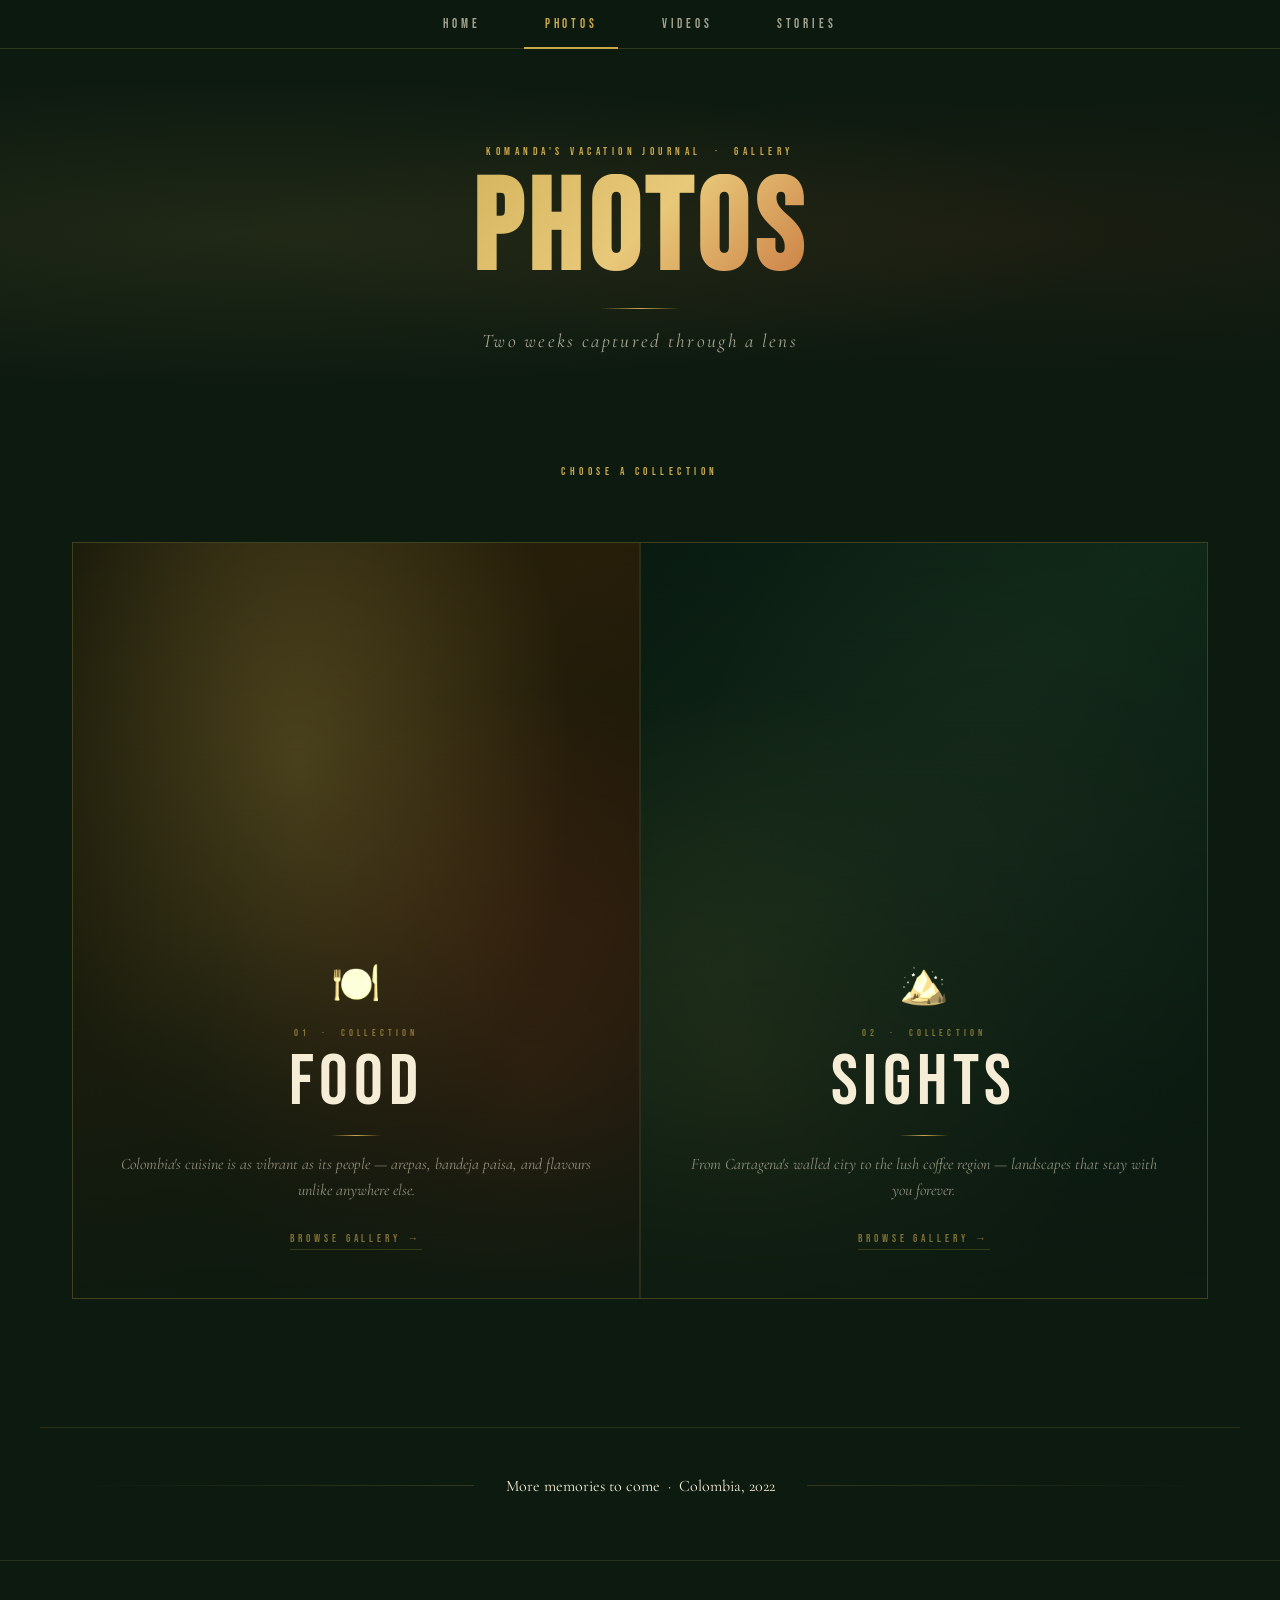
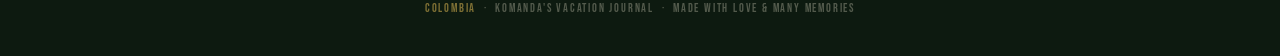
<file: photos.html>
<!DOCTYPE html>
<html lang = "en">
<head>
  <meta charset="utf-8">
  <meta http-equiv="X-UA-Compatible" content="IE=edge">
  <meta name="viewport" content="width=device-width, initial-scale=1">
  <title>Photos — Komanda's Colombia Vacation</title>
  <link rel="icon" type="image/x-icon" href="Colombia flag.png">
  <link rel="preconnect" href="https://fonts.googleapis.com">
  <link href="https://fonts.googleapis.com/css2?family=Playfair+Display:ital,wght@0,400;0,700;1,400&family=Cormorant+Garamond:ital,wght@0,300;0,400;1,300&family=Bebas+Neue&display=swap" rel="stylesheet">
  <link rel="stylesheet" href="photos-style.css">
</head>
<body>
    <!-- STICKY NAVIGATION -->
     <nav>
        <div class = "nav-inner">
            <a href = "index.html"> Home </a>
            <a href = "photos.html"> Photos </a>
            <a href = "videos.html"> Videos </a>
            <a href = "experiences.html"> Stories </a>
        </div>
     </nav>

     <!-- PAGE HEADER -->
      <header class = "page-header">
        <p class = "page-header-eyebrow"> Komanda's Vacation Journal &nbsp;·&nbsp; Gallery</p>
        <h1 class = "page-header-title"> Photos </h1>
        <div class = "page-header-divider"></div>
        <p class = "page-header-sub"> Two weeks captured through a lens </p>
      </header>
      
      <!-- GALLERY CATEGORIES -->
       <section class = "gallery-section">
        <p class = "gallery-label"> Choose a collection </p>
        <div class = "category-grid">
            <!-- FOOD PANEL -->
             <a class = "category-panel food" href = "food-gallery.html">
                <div class = "corner-accent tl"></div>
                <div class = "corner-accent tr"></div>
                <div class = "corner-accent bl"></div>
                <div class = "corner-accent br"></div>
                <div class = "panel-content">
                    <span class = "panel-icon">🍽️</span>
                    <span class = "panel-number">01 &nbsp;·&nbsp; Collection </span>
                    <div class = "panel-title"> Food </div>
                    <div class = "panel-divider"></div>
                    <p class = "panel-desc"> 
                        Colombia's cuisine is as vibrant as its people —
                        arepas, bandeja paisa, and flavours unlike anywhere else.
                    </p>
                    <span class ="panel-cta"> Browse Gallery → </span>
                </div>
             </a>

             <!-- SIGHTS PANEL -->
              <a class = "category-panel sights" href = "sights-gallery.html">
                <div class = "corner-accent tl"></div>
                <div class = "corner-accent tr"></div>
                <div class = "corner-accent bl"></div>
                <div class = "corner-accent br"></div>
                <div class = "panel-content">
                    <span class = "panel-icon">🏔️</span>
                    <span class = "panel-number">02 &nbsp;·&nbsp; Collection</span>
                    <div class = "panel-title"> Sights </div>
                    <div class = "panel-divider"></div>
                    <p class = "panel-desc">
                        From Cartagena's walled city to the lush
                        coffee region — landscapes that stay with you forever.
                    </p>
                    <span class = "panel-cta"> Browse Gallery → </span>
                </div>
              </a>
        </div>
       </section>

       <!-- BOTTOM STRIP -->
        <div class = "bottom-strip">
            <div class = "strip-line"></div>
            <p class = "strip-text"> More memories to come &nbsp;·&nbsp; Colombia, 2022 </p>
            <div class = "strip-line right"></div>
        </div>

        <!-- FOOTER -->
         <footer>
            <span> Colombia </span> &nbsp;·&nbsp; Komanda's Vacation Journal
            &nbsp;·&nbsp; Made with love &amp; many memories
         </footer>

         <script src = "photos-script.js"></script>
</body>
</html>
</file>
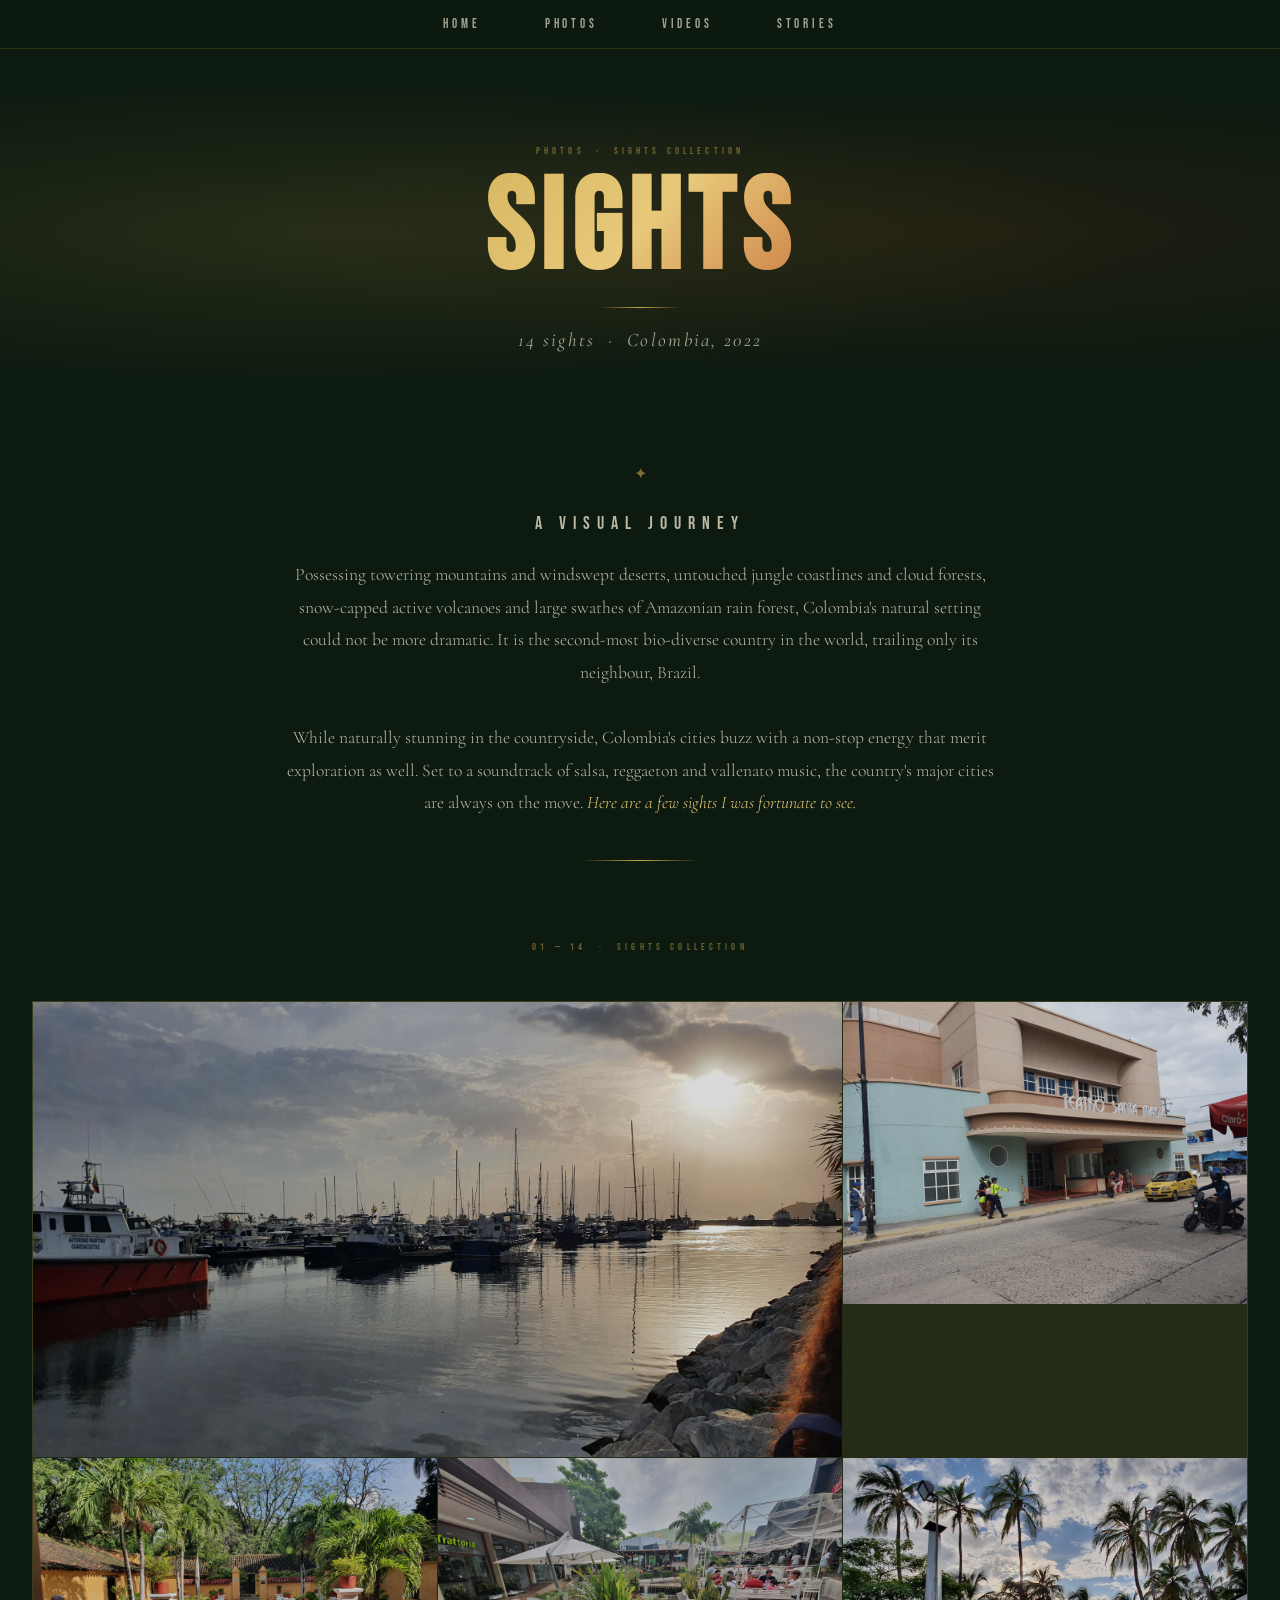
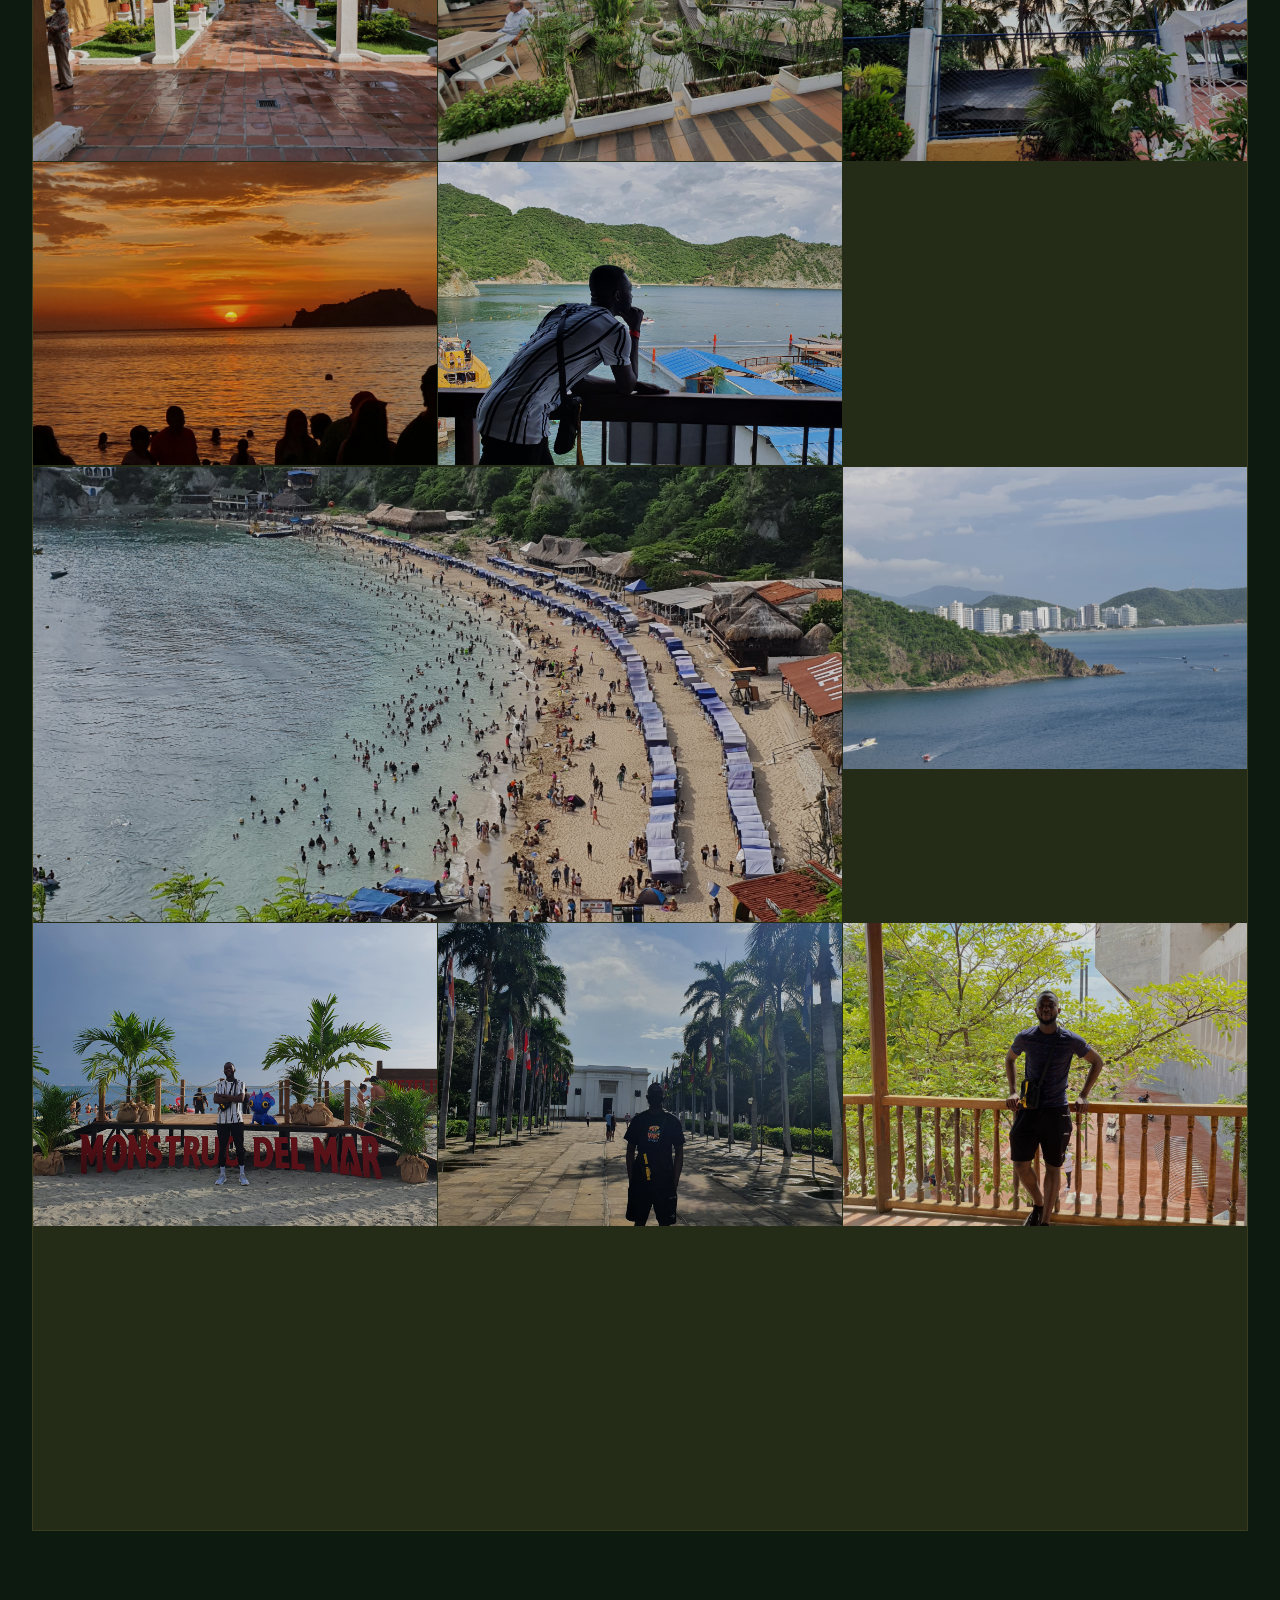
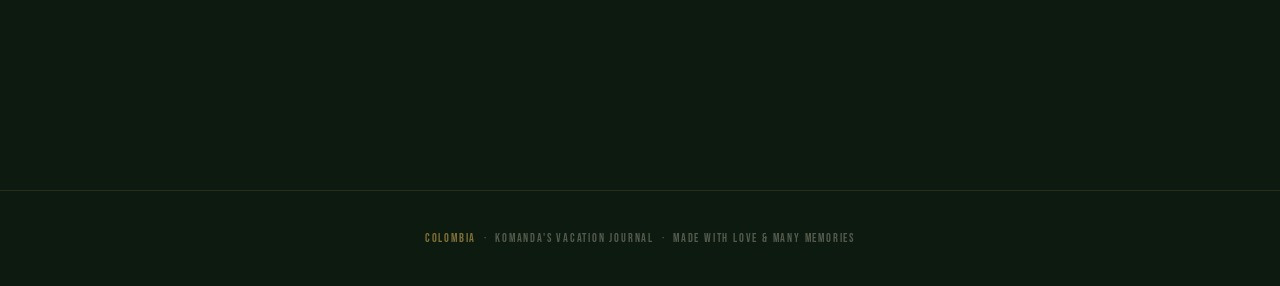
<file: sights-gallery.html>
<!DOCTYPE html>
<html lang="en">
<head>
  <meta charset="utf-8">
  <meta http-equiv="X-UA-Compatible" content="IE=edge">
  <meta name="viewport" content="width=device-width, initial-scale=1">
  <title>Sights Gallery — Komanda's Colombia Vacation</title>
  <link rel="icon" type="image/x-icon" href="Colombia flag.png">
  <link rel="preconnect" href="https://fonts.googleapis.com">
  <link href="https://fonts.googleapis.com/css2?family=Playfair+Display:ital,wght@0,400;0,700;1,400&family=Cormorant+Garamond:ital,wght@0,300;0,400;1,300&family=Bebas+Neue&display=swap" rel="stylesheet">
  <link rel="stylesheet" href="sights-gallery-style.css">
</head>
<body>

  <!-- NAVIGATION -->
  <nav>
    <div class="nav-inner">
      <a href="index.html">Home</a>
      <a href="photos.html" class="active">Photos</a>
      <a href="videos.html">Videos</a>
      <a href="experiences.html">Stories</a>
    </div>
  </nav>

  <!-- PAGE HEADER -->
  <header class="page-header">
    <p class="breadcrumb">
      <a href="photos2.html">Photos</a>
      <span>›</span>
      Sights Collection
    </p>
    <h1 class="page-header-title">Sights</h1>
    <div class="page-header-divider"></div>
    <p class="page-header-sub">14 sights &nbsp;·&nbsp; Colombia, 2022</p>
  </header>

  <!-- INTRO TEXT -->
  <section class="intro">
    <p class="intro-label">A Visual Journey</p>
    <p>
      Possessing towering mountains and windswept deserts, untouched jungle
      coastlines and cloud forests, snow-capped active volcanoes and large
      swathes of Amazonian rain forest, Colombia's natural setting could not
      be more dramatic. It is the second-most bio-diverse country in the
      world, trailing only its neighbour, Brazil.
      <br><br>
      While naturally stunning in the countryside, Colombia's cities buzz
      with a non-stop energy that merit exploration as well. Set to a
      soundtrack of salsa, reggaeton and vallenato music, the country's
      major cities are always on the move.
      <em>Here are a few sights I was fortunate to see.</em>
    </p>
    <div class="intro-divider"></div>
  </section>

  <!-- GALLERY -->
  <section class="gallery-section">
    <p class="gallery-count">01 — 14 &nbsp;·&nbsp; Sights Collection</p>

    <div class="gallery-grid" id="galleryGrid">

      <!-- ITEM 1 — featured, spans 2 columns -->
      <a class="gallery-item" href="sight1.jpg" data-index="0">
        <img src="sight1.jpg" alt="Marina"
          onerror="this.style.display='none';
                   this.nextElementSibling.style.display='flex';">
        <div class="img-placeholder" style="display:none">
          <span class="placeholder-icon">⚓</span>
          <span class="placeholder-label">sight1.jpg</span>
        </div>
        <div class="gallery-overlay">
          <span class="overlay-number">01 · Collection</span>
          <div class="overlay-divider"></div>
          <span class="overlay-caption">Marina</span>
        </div>
        <div class="overlay-icon">⊕</div>
      </a>

      <!-- ITEM 2 -->
      <a class="gallery-item" href="sight2.jpg" data-index="1">
        <img src="sight2.jpg" alt="Theatre"
          onerror="this.style.display='none';
                   this.nextElementSibling.style.display='flex';">
        <div class="img-placeholder" style="display:none">
          <span class="placeholder-icon">🎭</span>
          <span class="placeholder-label">sight2.jpg</span>
        </div>
        <div class="gallery-overlay">
          <span class="overlay-number">02 · Collection</span>
          <div class="overlay-divider"></div>
          <span class="overlay-caption">Theatre</span>
        </div>
        <div class="overlay-icon">⊕</div>
      </a>

      <!-- ITEM 3 -->
      <a class="gallery-item" href="sight3.jpg" data-index="2">
        <img src="sight3.jpg" alt="House of Simon Bolivar"
          onerror="this.style.display='none';
                   this.nextElementSibling.style.display='flex';">
        <div class="img-placeholder" style="display:none">
          <span class="placeholder-icon">🏛️</span>
          <span class="placeholder-label">sight3.jpg</span>
        </div>
        <div class="gallery-overlay">
          <span class="overlay-number">03 · Collection</span>
          <div class="overlay-divider"></div>
          <span class="overlay-caption">House of Simon Bolivar</span>
        </div>
        <div class="overlay-icon">⊕</div>
      </a>

      <!-- ITEM 4 -->
      <a class="gallery-item" href="sight4.jpg" data-index="3">
        <img src="sight4.jpg" alt="Outdoor Mall"
          onerror="this.style.display='none';
                   this.nextElementSibling.style.display='flex';">
        <div class="img-placeholder" style="display:none">
          <span class="placeholder-icon">🛍️</span>
          <span class="placeholder-label">sight4.jpg</span>
        </div>
        <div class="gallery-overlay">
          <span class="overlay-number">04 · Collection</span>
          <div class="overlay-divider"></div>
          <span class="overlay-caption">Outdoor Mall</span>
        </div>
        <div class="overlay-icon">⊕</div>
      </a>

      <!-- ITEM 5 -->
      <a class="gallery-item" href="sight5.jpg" data-index="4">
        <img src="sight5.jpg" alt="View from Aquarium"
          onerror="this.style.display='none';
                   this.nextElementSibling.style.display='flex';">
        <div class="img-placeholder" style="display:none">
          <span class="placeholder-icon">🐠</span>
          <span class="placeholder-label">sight5.jpg</span>
        </div>
        <div class="gallery-overlay">
          <span class="overlay-number">05 · Collection</span>
          <div class="overlay-divider"></div>
          <span class="overlay-caption">View from Aquarium</span>
        </div>
        <div class="overlay-icon">⊕</div>
      </a>

      <!-- ITEM 6 -->
      <a class="gallery-item" href="sight6.jpg" data-index="5">
        <img src="sight6.jpg" alt="Sunset at the Beach"
          onerror="this.style.display='none';
                   this.nextElementSibling.style.display='flex';">
        <div class="img-placeholder" style="display:none">
          <span class="placeholder-icon">🌅</span>
          <span class="placeholder-label">sight6.jpg</span>
        </div>
        <div class="gallery-overlay">
          <span class="overlay-number">06 · Collection</span>
          <div class="overlay-divider"></div>
          <span class="overlay-caption">Sunset at the Beach</span>
        </div>
        <div class="overlay-icon">⊕</div>
      </a>

      <!-- ITEM 7 — featured, spans 2 columns -->
      <a class="gallery-item" href="sight7.jpg" data-index="6">
        <img src="sight7.jpg" alt="At the Aquarium"
          onerror="this.style.display='none';
                   this.nextElementSibling.style.display='flex';">
        <div class="img-placeholder" style="display:none">
          <span class="placeholder-icon">🦈</span>
          <span class="placeholder-label">sight7.jpg</span>
        </div>
        <div class="gallery-overlay">
          <span class="overlay-number">07 · Collection</span>
          <div class="overlay-divider"></div>
          <span class="overlay-caption">At the Aquarium</span>
        </div>
        <div class="overlay-icon">⊕</div>
      </a>

      <!-- ITEM 8 -->
      <a class="gallery-item" href="sight8.jpg" data-index="7">
        <img src="sight8.jpg" alt="View from the Beach"
          onerror="this.style.display='none';
                   this.nextElementSibling.style.display='flex';">
        <div class="img-placeholder" style="display:none">
          <span class="placeholder-icon">🌊</span>
          <span class="placeholder-label">sight8.jpg</span>
        </div>
        <div class="gallery-overlay">
          <span class="overlay-number">08 · Collection</span>
          <div class="overlay-divider"></div>
          <span class="overlay-caption">View from the Beach</span>
        </div>
        <div class="overlay-icon">⊕</div>
      </a>

      <!-- ITEM 9 -->
      <a class="gallery-item" href="sight9.jpg" data-index="8">
        <img src="sight9.jpg" alt="Mountain and Beautiful Apartments"
          onerror="this.style.display='none';
                   this.nextElementSibling.style.display='flex';">
        <div class="img-placeholder" style="display:none">
          <span class="placeholder-icon">🏔️</span>
          <span class="placeholder-label">sight9.jpg</span>
        </div>
        <div class="gallery-overlay">
          <span class="overlay-number">09 · Collection</span>
          <div class="overlay-divider"></div>
          <span class="overlay-caption">Mountain and Beautiful Apartments</span>
        </div>
        <div class="overlay-icon">⊕</div>
      </a>

      <!-- ITEM 10 -->
      <a class="gallery-item" href="sight10.jpg" data-index="9">
        <img src="sight10.jpg" alt="Netflix Promotion Event"
          onerror="this.style.display='none';
                   this.nextElementSibling.style.display='flex';">
        <div class="img-placeholder" style="display:none">
          <span class="placeholder-icon">🎬</span>
          <span class="placeholder-label">sight10.jpg</span>
        </div>
        <div class="gallery-overlay">
          <span class="overlay-number">10 · Collection</span>
          <div class="overlay-divider"></div>
          <span class="overlay-caption">
            At Netflix's Promotion Event of New Cartoon
          </span>
        </div>
        <div class="overlay-icon">⊕</div>
      </a>

      <!-- ITEM 11 -->
      <a class="gallery-item" href="sight11.jpg" data-index="10">
        <img src="sight11.jpg" alt="At Simon Bolivar's House"
          onerror="this.style.display='none';
                   this.nextElementSibling.style.display='flex';">
        <div class="img-placeholder" style="display:none">
          <span class="placeholder-icon">🏠</span>
          <span class="placeholder-label">sight11.jpg</span>
        </div>
        <div class="gallery-overlay">
          <span class="overlay-number">11 · Collection</span>
          <div class="overlay-divider"></div>
          <span class="overlay-caption">At Simon Bolivar's House</span>
        </div>
        <div class="overlay-icon">⊕</div>
      </a>

      <!-- ITEM 12 -->
      <a class="gallery-item" href="sight12.jpg" data-index="11">
        <img src="sight12.jpg" alt="At the Museum"
          onerror="this.style.display='none';
                   this.nextElementSibling.style.display='flex';">
        <div class="img-placeholder" style="display:none">
          <span class="placeholder-icon">🏺</span>
          <span class="placeholder-label">sight12.jpg</span>
        </div>
        <div class="gallery-overlay">
          <span class="overlay-number">12 · Collection</span>
          <div class="overlay-divider"></div>
          <span class="overlay-caption">At the Museum</span>
        </div>
        <div class="overlay-icon">⊕</div>
      </a>

      <!-- ITEM 13 -->
      <a class="gallery-item" href="sight13.jpg" data-index="12">
        <img src="sight13.jpg" alt="At a Boardwalk"
          onerror="this.style.display='none';
                   this.nextElementSibling.style.display='flex';">
        <div class="img-placeholder" style="display:none">
          <span class="placeholder-icon">🚶</span>
          <span class="placeholder-label">sight13.jpg</span>
        </div>
        <div class="gallery-overlay">
          <span class="overlay-number">13 · Collection</span>
          <div class="overlay-divider"></div>
          <span class="overlay-caption">At a Boardwalk</span>
        </div>
        <div class="overlay-icon">⊕</div>
      </a>

      <!-- ITEM 14 -->
      <a class="gallery-item" href="sight14.jpg" data-index="13">
        <img src="sight14.jpg" alt="Nobel Prize in Literature Winner"
          onerror="this.style.display='none';
                   this.nextElementSibling.style.display='flex';">
        <div class="img-placeholder" style="display:none">
          <span class="placeholder-icon">🏅</span>
          <span class="placeholder-label">sight14.jpg</span>
        </div>
        <div class="gallery-overlay">
          <span class="overlay-number">14 · Collection</span>
          <div class="overlay-divider"></div>
          <span class="overlay-caption">
            Picture with a Nobel Prize in Literature Winner
          </span>
        </div>
        <div class="overlay-icon">⊕</div>
      </a>

    </div>
  </section>

  <!-- BOTTOM STRIP -->
  <div class="bottom-strip">
    <div class="strip-line"></div>
    <p class="strip-text">
      End of Sights Collection &nbsp;·&nbsp; Colombia, 2022
    </p>
    <div class="strip-line right"></div>
  </div>

  <!-- FOOTER -->
  <footer>
    <span>Colombia</span> &nbsp;·&nbsp; Komanda's Vacation Journal
    &nbsp;·&nbsp; Made with love &amp; many memories
  </footer>

  <!-- LIGHTBOX -->
  <div class="lightbox" id="lightbox" role="dialog" aria-modal="true">
    <div class="lightbox-inner">
      <button class="lightbox-close" id="lightboxClose">✕ &nbsp; Close</button>
      <div class="lightbox-img-wrap" id="lightboxImgWrap">
        <div class="lb-corner tl"></div>
        <div class="lb-corner tr"></div>
        <div class="lb-corner bl"></div>
        <div class="lb-corner br"></div>
      </div>
      <div class="lightbox-caption-wrap">
        <div class="lb-line"></div>
        <div class="lightbox-caption-text">
          <span class="lightbox-num" id="lightboxNum"></span>
          <span class="lightbox-caption" id="lightboxCaption"></span>
        </div>
        <div class="lb-line right"></div>
      </div>
      <button class="lightbox-nav lightbox-prev" id="lightboxPrev">‹</button>
      <button class="lightbox-nav lightbox-next" id="lightboxNext">›</button>
    </div>
  </div>

  <script src="sights-gallery-script.js"></script>
</body>
</html>
</file>
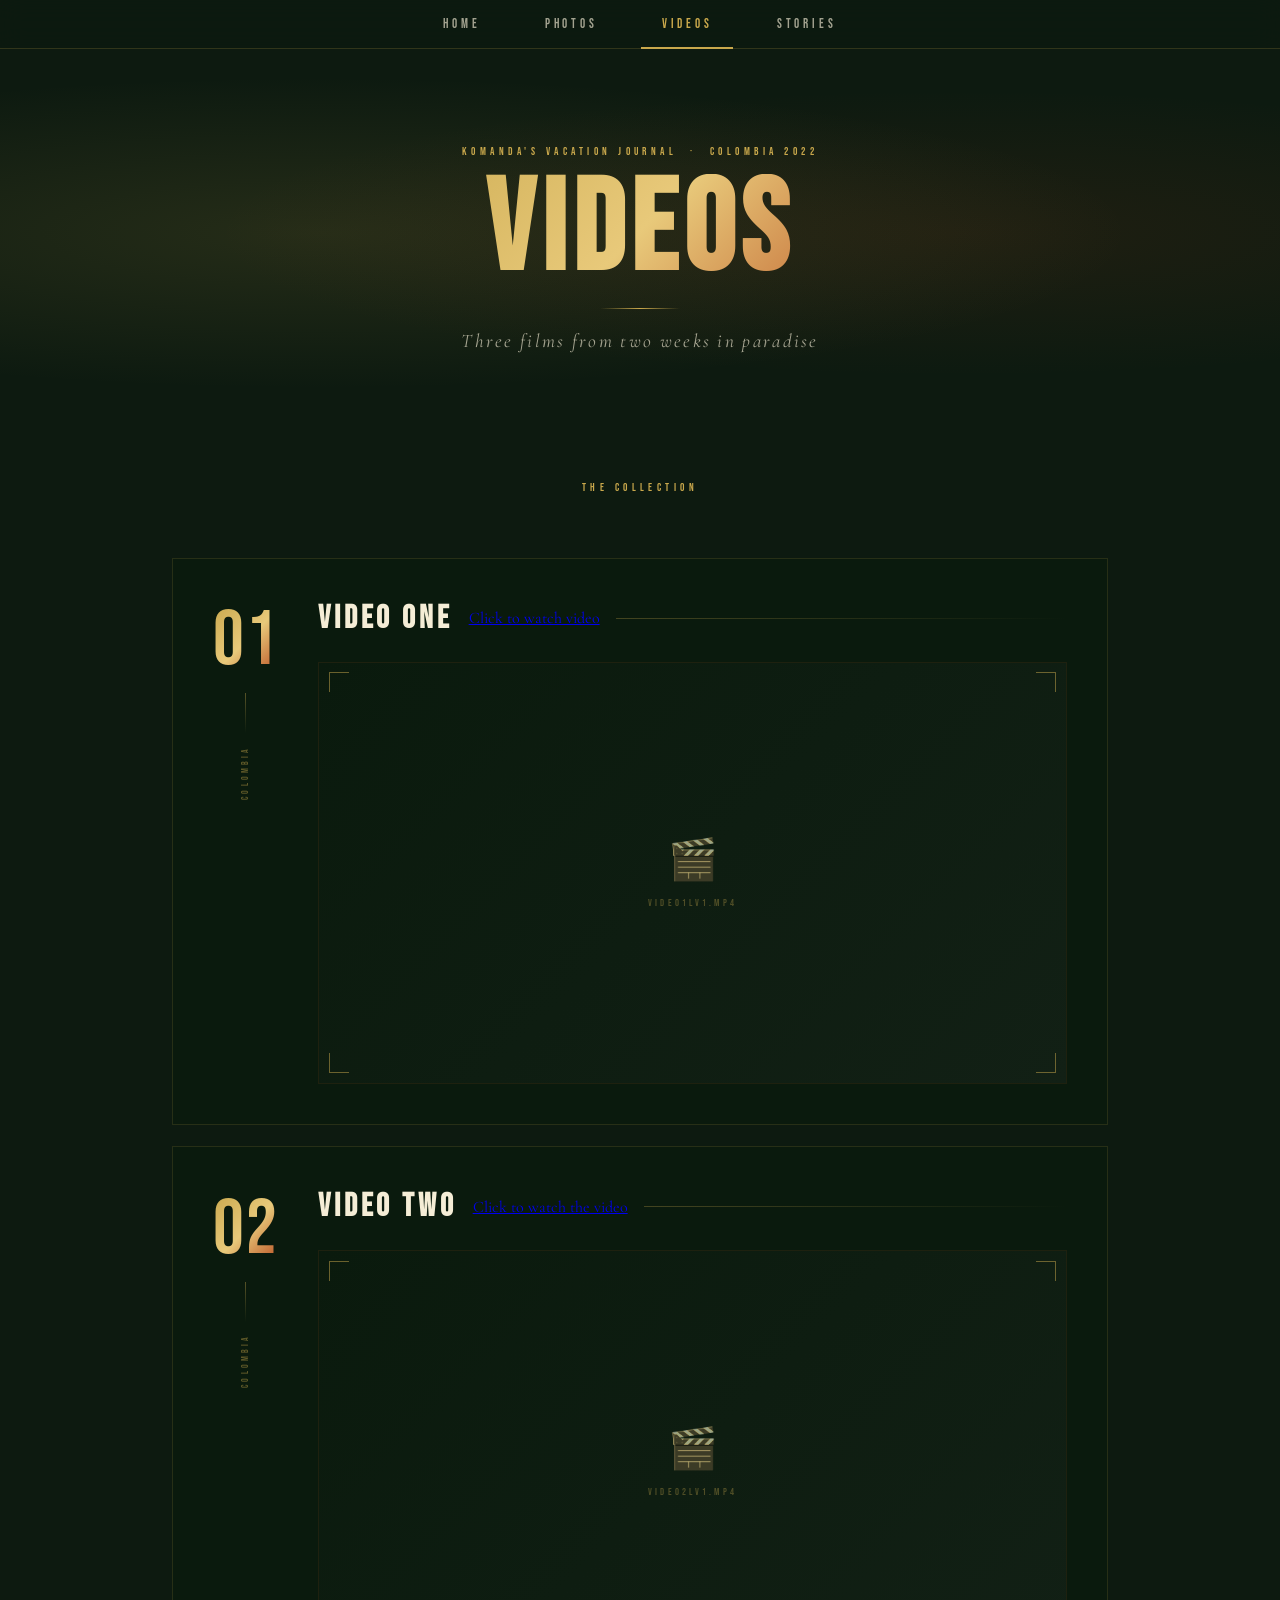
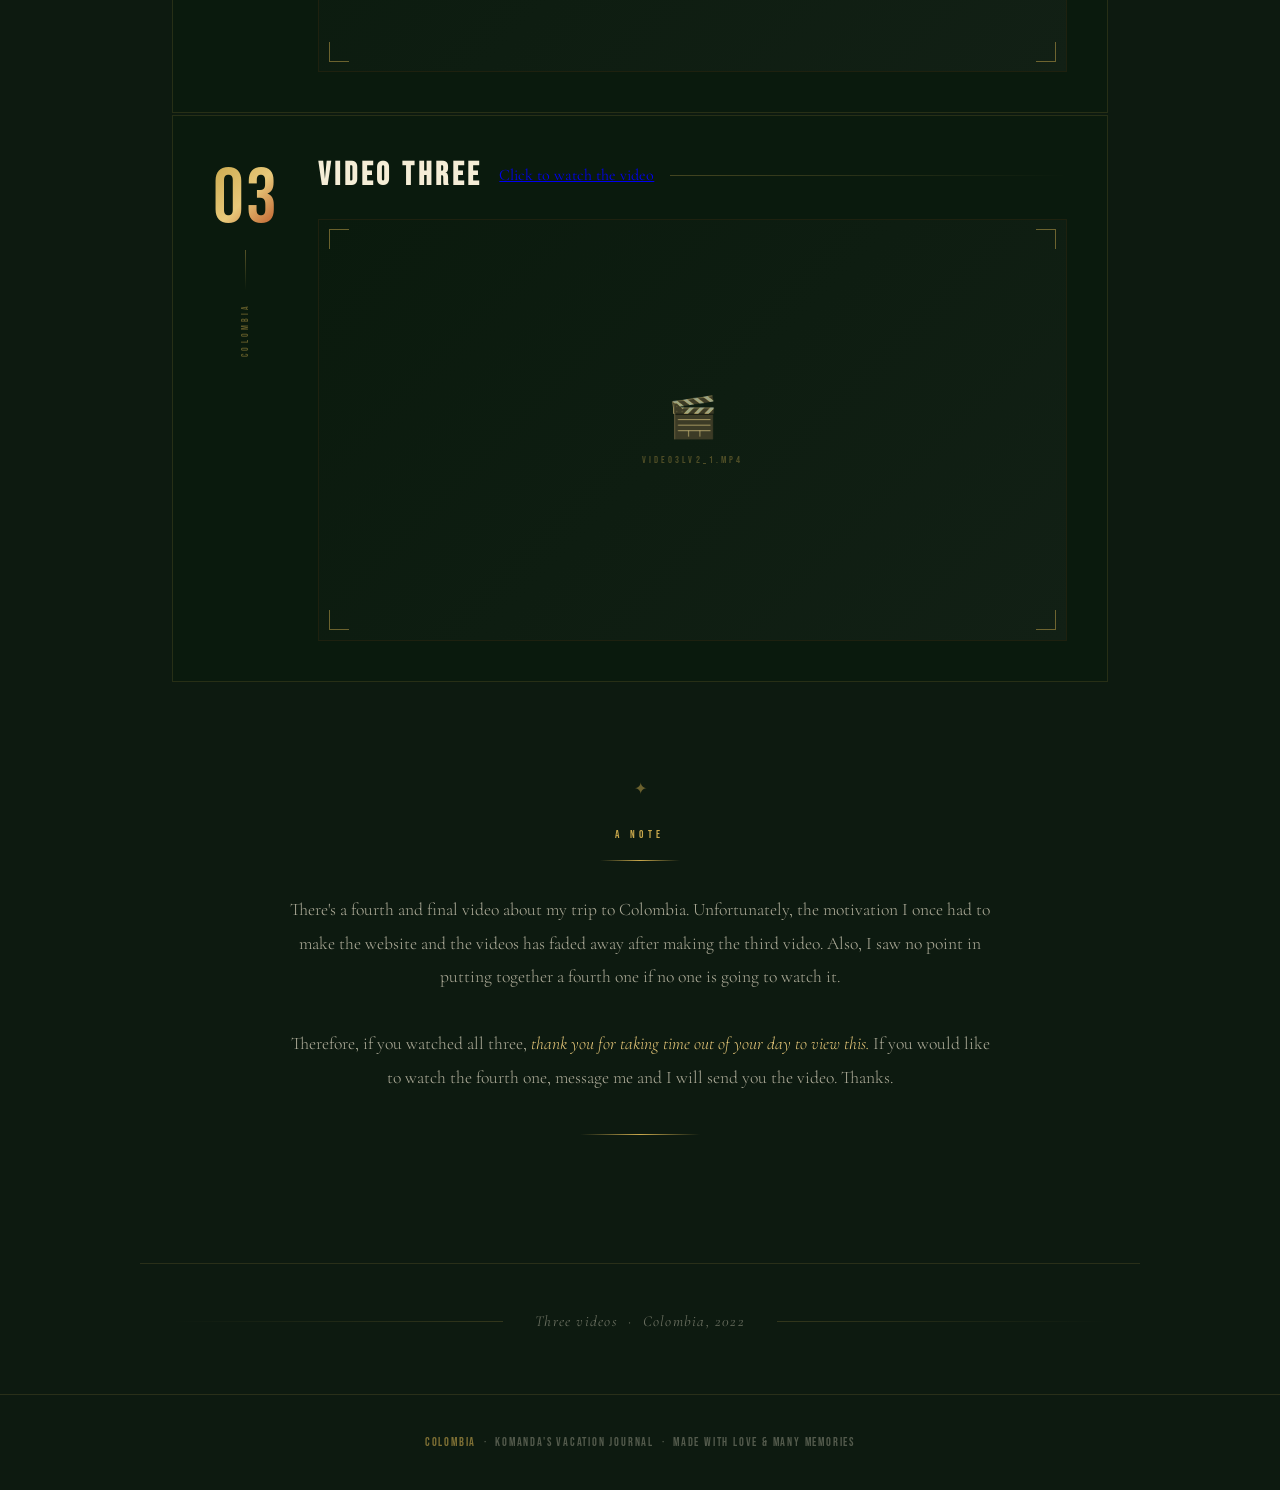
<file: videos.html>
<!DOCTYPE html>
<html lang="en">
<head>
  <meta charset="utf-8">
  <meta http-equiv="X-UA-Compatible" content="IE=edge">
  <meta name="viewport" content="width=device-width, initial-scale=1">
  <link rel="icon" type="image/x-icon" href="Colombia flag.png">
  <title>Videos — Komanda's Colombia Vacation</title>
  <link rel="preconnect" href="https://fonts.googleapis.com">
  <link href="https://fonts.googleapis.com/css2?family=Playfair+Display:ital,wght@0,400;0,700;1,400&family=Cormorant+Garamond:ital,wght@0,300;0,400;1,300&family=Bebas+Neue&display=swap" rel="stylesheet">
  <link rel="stylesheet" href="videos-style.css">
</head>
<body>

  <!-- NAVIGATION -->
  <nav>
    <div class="nav-inner">
      <a href="index.html">Home</a>
      <a href="photos.html">Photos</a>
      <a href="videos.html" class="active">Videos</a>
      <a href="experiences.html">Stories</a>
    </div>
  </nav>

  <!-- PAGE HEADER -->
  <header class="page-header">
    <p class="page-header-eyebrow">
      Komanda's Vacation Journal &nbsp;·&nbsp; Colombia 2022
    </p>
    <h1 class="page-header-title">Videos</h1>
    <div class="page-header-divider"></div>
    <p class="page-header-sub">Three films from two weeks in paradise</p>
  </header>

  <!-- VIDEOS SECTION -->
  <section class="videos-section">
    <p class="videos-label">The Collection</p>

    <!--
      VIDEO CARD STRUCTURE:
      Each card has two columns inside .video-card-inner:
      Left  → .video-meta  (large number, vertical line, label)
      Right → .video-content (title row + video player)
    -->

    <!-- VIDEO 1 -->
    <div class="video-card">
      <div class="video-card-inner">

        <!-- LEFT COLUMN — number and meta -->
        <div class="video-meta">
          <span class="video-number">01</span>
          <div class="video-meta-line"></div>
          <span class="video-meta-label">Colombia</span>
        </div>

        <!-- RIGHT COLUMN — title and player -->
        <div class="video-content">
          <div class="video-title-row">
            <h2 class="video-title">Video One</h2>
            <a href = "https://youtu.be/fvtnIu0vorE"> Click to watch video </a>
            <div class="video-title-divider"></div>
          </div>

          <!--
            .video-wrapper — border and corner accents
            .video-ratio   — enforces 16:9 aspect ratio
            <video>        — the actual player
            .video-placeholder — shown when file not found
          -->
          <div class="video-wrapper">
            <div class="video-corner tl"></div>
            <div class="video-corner tr"></div>
            <div class="video-corner bl"></div>
            <div class="video-corner br"></div>
            <div class="video-ratio">
              <video controls preload="metadata">
                <source src="Video1lv1.mp4" type="video/mp4">
              </video>
              <div class="video-placeholder">
                <span class="video-placeholder-icon">🎬</span>
                <span class="video-placeholder-text">Video1lv1.mp4</span>
              </div>
            </div>
          </div>
        </div>

      </div>
    </div>
    <br>

    <!-- VIDEO 2 -->
    <div class="video-card">
      <div class="video-card-inner">
        <div class="video-meta">
          <span class="video-number">02</span>
          <div class="video-meta-line"></div>
          <span class="video-meta-label">Colombia</span>
        </div>
        <div class="video-content">
          <div class="video-title-row">
            <h2 class="video-title">Video Two</h2>
            <a href = "https://youtu.be/ruF9UfUzDQc"> Click to watch the video </a>
            <div class="video-title-divider"></div>
          </div>
          <div class="video-wrapper">
            <div class="video-corner tl"></div>
            <div class="video-corner tr"></div>
            <div class="video-corner bl"></div>
            <div class="video-corner br"></div>
            <div class="video-ratio">
              <video controls preload="metadata">
                <source src="Video2lv1.mp4" type="video/mp4">
              </video>
              <div class="video-placeholder">
                <span class="video-placeholder-icon">🎬</span>
                <span class="video-placeholder-text">Video2lv1.mp4</span>
              </div>
            </div>
          </div>
        </div>
      </div>
    </div>

    <!-- VIDEO 3 -->
    <div class="video-card">
      <div class="video-card-inner">
        <div class="video-meta">
          <span class="video-number">03</span>
          <div class="video-meta-line"></div>
          <span class="video-meta-label">Colombia</span>
        </div>
        <div class="video-content">
          <div class="video-title-row">
            <h2 class="video-title">Video Three</h2>
            <a href = "https://youtu.be/GFzQRyIhP_I"> Click to watch the video </a>
            <div class="video-title-divider"></div>
          </div>
          <div class="video-wrapper">
            <div class="video-corner tl"></div>
            <div class="video-corner tr"></div>
            <div class="video-corner bl"></div>
            <div class="video-corner br"></div>
            <div class="video-ratio">
              <video controls preload="metadata">
                <source src="Video3lv2_1.mp4" type="video/mp4">
              </video>
              <div class="video-placeholder">
                <span class="video-placeholder-icon">🎬</span>
                <span class="video-placeholder-text">Video3lv2_1.mp4</span>
              </div>
            </div>
          </div>
        </div>
      </div>
    </div>

  </section>

  <!-- PERSONAL NOTE -->
  <!--
    Your honest message about the fourth video gets its own
    styled section rather than plain paragraph text
  -->
  <section class="note-section">
    <p class="note-label">A Note</p>
    <div class="note-divider-top"></div>
    <p class="note-text">
      There's a fourth and final video about my trip to Colombia.
      Unfortunately, the motivation I once had to make the website
      and the videos has faded away after making the third video.
      Also, I saw no point in putting together a fourth one if no
      one is going to watch it.
      <br><br>
      Therefore, if you watched all three,
      <em>thank you for taking time out of your day to view this.</em>
      If you would like to watch the fourth one, message me and I
      will send you the video. Thanks.
    </p>
    <div class="note-divider-bottom"></div>
  </section>

  <!-- BOTTOM STRIP -->
  <div class="bottom-strip">
    <div class="strip-line"></div>
    <p class="strip-text">Three videos &nbsp;·&nbsp; Colombia, 2022</p>
    <div class="strip-line right"></div>
  </div>

  <!-- FOOTER -->
  <footer>
    <span>Colombia</span> &nbsp;·&nbsp; Komanda's Vacation Journal
    &nbsp;·&nbsp; Made with love &amp; many memories
  </footer>

  <script src="videos-script.js"></script>
</body>
</html>
</file>
<file: style.css>
/*- RESET & ROOT VARIABLES - */
*, *::before, *::after {
    box-sizing: border-box;
    margin: 0;
    padding: 0;
}

:root {
    /*root refers to the <html> element
      Stores variables created in css that you will reuse consistently and change easily from one place*/
    --gold: #C9A84C;
    --deep-green: #1a2e1e;
    --warm-cream: #F5EDD6;
    --rust: #B5451B;
    --dark: #0d1a10;
    --light-gold: #e8c97a;
}

html {
    scroll-behavior: smooth; /* Enables smooth scrolling when clicking anchor links */
}

body {
    background-color: var(--dark);
    color: var(--warm-cream);
    font-family: 'Cormorant Garamond', Georgia, serif;
    overflow-x: hidden;
}

/* HERO SECTION */
.hero {
    position: relative;
    height: 100vh; /* Full viewport height, 100% of whatever the browser window's height currently is*/
    /*So whether someone is on a massive desktop monitor or a small laptop, the hero always fills the entire screen top to bottom on first load*/
    min-height: 600px;
    /*A safety net that kicks in if 100vh ever calculates to something too small — for example on very short browser windows or certain mobile browsers. 
    It says: "never shrink below 600px no matter what." Without this, on an unusually short screen the hero content could get crushed or overlap.*/
    display: flex;
    /*to use flexbox*/
    flex-direction: column;
    /*By default, Flexbox arranges children in a horizontal row. 
    This flips it to a vertical column so the eyebrow text, title, divider, and slogan stack on top of each other rather than sitting side by side.*/
    align-items: center; /*horizontally centers hero*/
    justify-content: center; /*vertically centers hero */
    overflow: hidden; /*By default, Flexbox arranges children in a horizontal row. This flips it to a vertical column so the eyebrow text, title, divider, and slogan stack on top of each other rather than sitting side by side.*/
}

/*Layered gradient background */
.hero-bg {
    position: absolute;
    inset: 0; /* Shorthand for top/right/bottom/left: 0 */
    background: 
    radial-gradient(ellipse at 30% 60%, rgba(197,144,48,0.18) 0%, transparent 55%),
    radial-gradient(ellipse at 80% 20%, rgba(181,69,27,0.15) 0%, transparent 50%),
    linear-gradient(160deg, #0a1a0d 0%, #162512 50%, #0e1a0f 100%);
    z-index: 0;
}

/* Grain/noise texture overlay using inline SVG as a background image */
.hero-bg::after {
    content: '';
    position: absolute;
    inset: 0;
    background-image: url("data:image/svg+xml,%3Csvg viewBox='0 0 200 200' xmlns='http://www.w3.org/2000/svg'%3E%3Cfilter id='n'%3E%3CfeTurbulence type='fractalNoise' baseFrequency='0.9' numOctaves='4' stitchTiles='stitch'/%3E%3C/filter%3E%3Crect width='100%25' height='100%25' filter='url(%23n)' opacity='0.04'/%3E%3C/svg%3E");
    opacity: 0.35;
    pointer-events: none; /* Clicks pass through this decorative layer */
}

/*Glowing orbs that animate and drfit */
.orb {
    position: absolute;
    border-radius: 50%;
    pointer-events: none;
}

.orb-1 {
    width: 420px; height: 420px;
    top: -80px; left: -120px;
    background: radial-gradient(circle, rgba(201,168,76,0.55) 0%, transparent 70%);
    animation: drift 18s ease-in-out infinite alternate;  /*controls how long it runs, how many times, and in what direction*/
}

.orb-2 {
    width: 300px; height: 300px;
    bottom: 60px; right:-60px;
    background: radial-gradient(circle, rgba(181,69,27,0.55) 0%, transparent 70%);
    animation: drift 14s ease-in-out infinite alternate-reverse;
    /* alternate-reverse makes orb-2 move opposite to orb-1 */
}

/* Orbs drift slowly back and forth */
@keyframes drift /*drift is name of keyframe so it can be referenced elsewhere in CSS*/ {
    /*describes what should change and when*/
    from {transform: translate(0, 0) scale(1); }
    to { transform: translate(30px, 20px) scale(1.06); }
    /*transform moves, scales rotates or skews an element without affecting the document layout*/
    /*translate moves the element from its original position/starting state to its ending state(translate(horizontal movement, vertical movement) */
    /* These are intentionally different values — if both were equal the orb would move at a perfect 45 degree diagonal which would look mechanical. 
    The uneven 30px horizontal vs 20px vertical gives the movement a more natural, organic feel, like something floating gently in water or air*/
    /*scale resizes the element from its centre point. 1 means 100% of its original size — no change. 1.06 means 106% — a 6% enlargement*/
}

/* Hero text container sits above the background (z-index: 2) */
.hero-content {
    position: relative; /*It keeps the element exactly where it naturally sits in the document flow — no repositioning, no offset, nothing moves*/
    /*If `position: absolute` were used instead, `.hero-content` would be pulled out of the normal document flow entirely and would need explicit `top`, `left`, `right`, or `bottom` values to be placed correctly. The flexbox centering from the parent `.hero` would also stop working for it, since absolutely positioned elements are removed from flex layout*/
    /*`position: relative` essentially says **"I want to be positioned just enough to use z-index, but otherwise leave me exactly where I am."** */
    z-index: 2;
    text-align: center;
    padding: 0 1.5rem;
}

/* Small label above the main title */
.hero-eyebrow {
    font-family: 'Bebas Neue', sans-serif;
    letter-spacing: 0.35em;
    font-size: clamp(0.65rem, 1.5vw, 0.85rem); /* clamp(min, preferred, max) */
    color: var(--gold);
    text-transform: uppercase;
    margin-bottom: 1rem;
    opacity: 0;
    animation: fadeUp 0.8s 0.2s forwards; /* delay 0.2s, fill-mode: forwards keeps end state */
}

/* Giant title with gradient text */
.hero-title {
    font-family: 'Bebas Neue', sans-serif;
    font-size: clamp(5rem, 20vw, 14rem);
    line-height: 0.9;
    letter-spacing: 0.04em;
    background: linear-gradient(135deg, var(--gold) 20%, var(--light-gold) 50%, var(--rust) 80%);
    -webkit-background-clip: text; /*Clips the background to the text shape */
    background-clip: text;
    -webkit-text-fill-color: transparent; /* Makes the text fill transparent so gradient shows */
    opacity: 0;
    animation: fadeUp 0.9s 0.45s forwards;
}

/* Thin gold line between title and slogan */
.hero-divider {
    width: 80px;
    height: 1px;
    background: linear-gradient(to right, transparent, var(--gold), transparent);
    margin: 1.2rem auto;
    opacity: 0;
    animation: fadeUp 0.7s 0.75s forwards;
}

.hero-slogan {
    font-family: 'Cormorant Garamond', serif;
    font-style: italic;
    font-size: clamp(0.9rem, 2.5vw, 1.35rem);
    letter-spacing: 0.18em;
    color: var(--warm-cream);
    text-transform: uppercase;
    opacity: 0;
    animation: fadeUp 0.8s 0.95s forwards;
}

/* Reusable entrance animation — slides up while fading in */
@keyframes fadeUp {
    from { opacity: 0; transform: translate(22px);}
    to {opacity: 1; transform: translate(0);}
}

/* Scroll cue at the bottom of the hero */
.scroll-cue {
    position: absolute;
    bottom: 2.5rem;
    left: 50%;
    transform: translateX(-50%); /* Centers it horizontally */
    z-index: 2;
    display: flex;
    flex-direction: column;
    align-items: center;
    gap: 6px;
    opacity: 0;
    animation: fadeUp 0.8s 1.5s forwards; /* Appears last, after all hero text */
}

.scroll-cue span {
    font-family: 'Bebas Neue', sans-serif;
    font-size: 0.65rem;
    letter-spacing: 0.3em;
    color: var(--gold);
}

/* Animated vertical line that pulses downward */
.scroll-line {
    width: 1px;
    height: 40px;
    background: linear-gradient(to bottom, var(--gold), transparent);
    animation: scrollPulse 2s ease-in-out infinite;
}

@keyframes scrollPulse {
    0%, 100% {opacity: 0.4; transform: scaleY(1);}
    50% {opacity: 1; transform: scaleY(1.2);}
}

/* NAVIGATION */
nav {
    position: sticky; /* Sticks to top of viewport as you scroll */
    top: 0;
    z-index: 100; /* Sits above all other content */
    background: rgba(13,26,16,0.92);
    backdrop-filter: blur(12px); /* Frosted glass effect */
    -webkit-backdrop-filter: blur(12px);
    border-bottom: 1px solid rgba(201,168,76,0.2);
}

.nav-inner {
    max-width: 900px;
    margin: 0 auto;
    display: flex;
    justify-content: center;
}

.nav-inner a {
    display: block;
    padding: 1rem 2rem;
    font-family: 'Bebas Neue', sans-serif;
    font-size: 0.8rem;
    letter-spacing: 0.3em;
    color: rgba(245, 237, 214, 0.65);
    text-decoration: none;
    text-transform: uppercase;
    transition: color 0.25s;
    position: relative; /* Needed for ::after pseudo-element positioning */
}

/* The animated underline on hover — starts collapsed in the centre */
.nav-inner a::after {
    content: '';
    position: absolute;
    bottom: -1px;
    left:50%;
    right:50%; /* Left and right both at 50% = zero width = invisible */
    height: 2px;
    background: var(--gold);
    transition: left 0.25s, right 0.25s; /* Expands outward on hover */
}

.nav-inner a:hover {
    color: var(--gold);
}

.nav-inner a:hover::after {
    left:10%;
    right:10%; /* Expands to 80% width */
}

/* WELCOME SECTION */
.welcome {
    max-width:780px;
    margin: 0 auto;
    padding: 7rem 2rem 6rem;
    text-align: center;
    position: relative;
}

/* Decorative star symbol above the section */
.welcome::before {
    content: '✦';
    display: block;
    font-size: 1.2rem;
    color: var(--gold);
    margin-bottom: 2rem;
    opacity: 0.7;
}

.welcome-label {
    font-family: 'Bebas Neue', sans-serif;
    font-size: 0.7rem;
    letter-spacing: 0.4em;
    color: var(--gold);
    text-transform: uppercase;
    margin-bottom: 1.5rem;
}

.welcome h2 {
    font-family: "Playfair Display", Georgia, serif;
    font-style: italic;
    font-size: clamp(2rem, 5vw, 3.2rem);
    font-weight: 400;
    line-height: 1.25;
    color: var(--warm-cream);
    margin-bottom: 2rem;
}

.welcome-text {
    font-size: clamp(1rem, 2vw, 1.2rem);
    line-height: 1.85;
    color: rgba(245, 237, 214, 0.8);
    font-weight: 300;
}

.welcome-text em {
    font-style: italic;
    color: var(--light-gold); /* Highlighted italic quote stands out in gold */
}

.welcome-divider {
    width: 120px;
    height: 1px;
    background: linear-gradient(to right, transparent, var(--gold), transparent);
    margin: 3rem auto 0;
}

/* CARDS SECTION */
.cards-section {
    padding: 5rem 2rem 8rem;
    max-width: 1100px;
    margin: 0 auto;
}

.cards-label {
    font-family: 'Bebas Neue', sans-serif;
    font-size: 0.7rem;
    letter-spacing: 0.4em;
    color: var(--gold);
    text-transform: uppercase;
    text-align: center;
    margin-bottom: 3rem;
}

/* 
  Grid trick: the 1.5px gap on a gold background creates 
  the appearance of gold divider lines between cards 
*/
.cards-grid {
    display: grid;
    grid-template-columns: repeat(auto-fit, minmax(220px, 1fr));
    gap: 1.5px;
    background: rgba(201, 168, 76, 0.15); /* This IS the divider colour */
    border: 1px solid rgba(201,168,76,0.15);
}

.card {
    background: var(--dark); /* Cards sit on top, covering the gold gap background */
    padding: 3rem 2rem;
    text-align: center;
    text-decoration: none;
    color: var(--warm-cream);
    transition: background 0.35s;
    position: relative;
    overflow: hidden;
}

.card::before {
    content:'';
    position: absolute;
    inset: 0;
    background: linear-gradient(135deg, rgba(201,168,76,0.05) 0%, transparent 60%);
    opacity: 0;
    transition: opacity 0.35s;
}

.card:hover {
    background: #111f14;
}

.card:hover::before {
    opacity: 1;
}

.card-icon {
    font-size: 2rem;
    display: block;
    margin-bottom: 1.2rem;
    filter: sepia(1) hue-rotate(5deg) saturate(1.5); /* Gives emoji a warm tinted look */
}

.card-title {
    font-family: 'Bebas Neue', sans-serif;
    font-size: 1.1rem;
    letter-spacing: 0.2em;
    color: var(--gold);
    margin-bottom: 0.7rem;
}

.card-desc {
    font-size: 0.88rem;
    color: rgba(245,237,214,0.55);
    line-height: 1.6;
}

/* Arrow text that expands letter-spacing on hover for a nice effect */
.card-arrow {
    display: inline-block;
    margin-top: 1.2rem;
    font-size: 0.7rem;
    letter-spacing: 0.25em;
    color:rgba(201,168,76,0.5);
    text-transform: uppercase;
    transition: color 0.25s, letter-spacing 0.25s;
}

.card:hover .card-arrow {
    color: var(--gold);
    letter-spacing: 0.35em;
}

/* FOOTER */
footer {
    border-top: 1px solid rgba(201,168,76,0.15);
    padding: 2.5rem 2rem;
    text-align: center;
    font-size: 0.75rem;
    letter-spacing: 0.15em;
    color: rgba(245,237,214,0.3);
    font-family: 'Bebas Neue', sans-serif;
    text-transform: uppercase;
}

footer span {
    color: var(--gold);
    opacity: 0.6;
}

/* - RESPONSIVE BREAKPOINTS - */
/* - LARGE TABLETS & SMALL LAPTOPS(max 1024px) - */
@media (max-width: 1024px) {
    /* Slightly tighten card section padding */
    .cards-section {
        padding: 4rem 1.5rem 6rem;
    }

    /* Reduce hero orb sizes so they don't dominate smaller screens */
    .orb-1 {
        width: 300px;
        height: 300px;
    }

    .orb-2 {
        width: 220px;
        height: 220px;
    }
}

/* ── TABLETS (max 768px) ── */
@media (max-width: 768px) {
    
    /* HERO */
    .hero {
        min-height: 500px; /* Shorter hero on tablets */
    }

    .hero-eyebrow {
        font-size: 0.7rem;
        letter-spacing: 0.25em;
    }

    .hero-slogan {
        letter-spacing: 0.1em; /* Tighten to prevent overflow */
    } 

    .hero-divider {
        width: 60px;
        margin: 0.9rem auto;
    }

    /* Scroll cue gets a bit smaller */
    .scroll-cue {
        bottom: 1.5rem;
    }

    .scroll-line {
        height: 28px;
    }

    /* NAV — switch from horizontal row to a wrapping 2x2 grid */
    .nav-inner {
        display: grid;
        grid-template-columns: 1fr 1fr;
        max-width: 100%;
    }

    .nav-inner a {
        padding: 0.85rem 1rem;
        font-size: 0.75rem;
        text-align: center;
        letter-spacing: 0.2em;
        border-bottom: 1px solid rgba(201, 168, 76, 0.08); /* Subtle dividers between rows */
    }

    /* Remove the expanding underline on touch devices, use background instead */
    .nav-inner a:hover::after, 
    .nav-inner a:focus::after {
        left: 20%;
        right: 20%;
    }

    /* WELCOME */
    .welcome {
        padding: 5rem 1.5rem 4rem;
    }

    .welcome::before {
        font-size: 1rem;
        margin-bottom: 1.5rem;
    }

    .welcome h2 {
        font-size: clamp(1.6rem, 5vw, 2.2rem);
        margin-bottom: 1.5rem;
    }

    .welcome-text {
        font-size: 1rem;
        line-height: 1.75;
    }

    .welcome-divider {
        margin: 2rem auto 0;
    }

    /* CARDS — force 2 columns on tablet */
    .cards-grid {
        grid-template-columns: 1fr 1fr;
    }

    .card-icon {
        font-size: 1.7rem;
    }

    /* FOOTER */
    footer {
        font-size: 0.65rem;
        letter-spacing: 0.1em;
        padding: 2rem 1.5rem;
    }
}

/* ── MOBILE (max 480px) ── */
@media (max-width: 480px) {
    /* HERO */
    .hero {
        min-height: 420px;
        justify-content: center;
    }

    /* Push hero content slightly higher so scroll cue doesn't overlap */
    .hero-content {
        padding: 0 1.2rem;
        margin-bottom: 2rem;
    }

    .hero-eyebrow {
        font-size: 0.6rem;
        letter-spacing: 0.2em;
        margin-bottom: 0.6rem;
    }

    /* The title is already fluid via clamp(), but we reinforce a floor */
    .hero-title {
        font-size: clamp(4.5rem, 22vw, 7rem);
        line-height: 0.88;
    }

    .hero-slogan {
        font-size: 0.75rem;
        letter-spacing: 0.12em;
    }

    .hero-divider {
        width: 50px;
        margin: 0.8rem auto;
    }

    /* Hide orbs on mobile — they add little value and waste paint budget */
    .orb {
        display: none;
    }

    /* Smaller scroll cue */
    .scroll-cue {
        bottom: 1rem;
    }

    .scroll-line {
        height: 22px;
    }

    /* NAV — full-width single column stack */
    .nav-inner {
        grid-template-columns: 1fr;
    }

    .nav-inner a{
        padding: 0.75rem 1rem;
        font-size: 0.72rem;
        border-bottom: 1px solid rgba(201, 168, 76, 0.08);
    }

    /* Remove last border to avoid doubling with nav border-bottom */
    .nav-inner a:last-child {
        border-bottom: none;
    }

    /* WELCOME */
    .welcome {
        padding: 4rem 1.2rem 3.5rem;
    }

    .welcome-label {
        font-size: 0.65rem;
        letter-spacing: 0.3em;
    }

    .welcome h2 {
        font-size: clamp(1.5rem, 7vw, 2rem);
        line-height: 1.3;
    }

    .welcome-text {
        font-size: 0.95rem;
        line-height: 1.7;
    }

    /* CARDS — single column on mobile */
    .cards-grid {
        grid-template-columns: 1fr;
    }

    .cards-label {
        font-size: 0.65rem;
        letter-spacing: 0.3em;
        margin-bottom: 2rem;
    }

    .card {
        padding: 2rem 1.5rem;
    }

    .card-title {
        font-size: 1rem;
    }

    .card-desc {
        font-size: 0.85rem;
    }

    /* Expand arrow spacing on touch — easier to read */
    .card-arrow {
        font-size: 0.68rem;
        letter-spacing: 0.3em;
    }

    /* FOOTER */
    footer {
        padding: 1.8rem 1rem;
        font-size: 0.6rem;
        letter-spacing: 0.08em;
        line-height: 1.8; /* Stack the footer text more comfortably */
    }
}

/* ── VERY SMALL MOBILE (max 360px) ── */
@media (max-width: 360px) {
    .hero-title {
        font-size: clamp(4rem, 24vw, 5.5rem);
    }

    .hero-slogan {
        font-size: 0.68rem;
        letter-spacing: 0.08em;
    }

    .welcome h2 {
        font-size: 1.4rem;
    }

    .card {
        padding: 1.8rem 1.2rem;
    }
}

/* ── TOUCH DEVICE ADJUSTMENTS ── */
/* On touch screens, hover states are unreliable.
   This ensures cards still look clean without hover */
   @media (hover: none) {
    /* Always show the arrow in full gold on touch devices */
    .card-arrow {
        color: rgba(201, 168, 76, 0.6);
        letter-spacing: 0.3em;
    }

    /* Disable the parallax scroll effect defined in JS
     by resetting any inline transforms the JS may apply */
     .hero-content {
        transform: none !important;
        opacity: 1 !important;
     }
   }

   /* ── REDUCED MOTION PREFERENCE ── */
/* Respects the OS-level "reduce motion" accessibility setting */
@media(prefers-reduced-motion: reduce) {
    /* Kill all animations */
    *, *::before, *::after {
        animation-duration: 0.01ms !important;
        animation-iteration-count: 1 !important;
        transition-duration: 0.01ms !important;
    }

    /* Make sure hero content is visible even without the fadeUp animation */
    .hero-eyebrow,
    .hero-title,
    .hero-divider,
    .hero-slogan,
    .scroll-cue {
        opacity: 1;
        transform: none;
    }
}





/* {
    background-color: bisque;
}

.position-relative {
    margin-top: 25px;
}

.mb-0 {
    font-size: 50px;  
    color: #aa8453;  
    font-weight: 500;
    letter-spacing: 3px;
    font-family: 'Gilda Display', serif;
}

.slogan {
  font-family: "Yellowtail", cursive;
  font-weight: 400;
  font-style: normal;
  font-size: 20px;
  color: #aa8453;
  letter-spacing: 3px;
}

.nav-link {
    color: #aa8453;
    font-family: "Yellowtail", cursive;
    font-size: 20px;
}

.nav-link:hover {
    color: black;
}*/
</file>
<file: experiences-style.css>
/* ── RESET & ROOT VARIABLES ── */
*, *::before, *::after {
  box-sizing: border-box;
  margin: 0;
  padding: 0;
}

:root {
  --gold: #C9A84C;
  --deep-green: #1a2e1e;
  --warm-cream: #F5EDD6;
  --rust: #B5451B;
  --dark: #0d1a10;
  --light-gold: #e8c97a;
}

html { scroll-behavior: smooth; }

body {
  background-color: var(--dark);
  color: var(--warm-cream);
  font-family: 'Cormorant Garamond', Georgia, serif;
  overflow-x: hidden;
}


/* ══════════════════════════════════════
   NAVIGATION — identical to all pages
══════════════════════════════════════ */

nav {
  position: sticky;
  top: 0;
  z-index: 100;
  background: rgba(13,26,16,0.92);
  backdrop-filter: blur(12px);
  -webkit-backdrop-filter: blur(12px);
  border-bottom: 1px solid rgba(201,168,76,0.2);
}
.nav-inner {
  max-width: 900px;
  margin: 0 auto;
  display: flex;
  justify-content: center;
}
.nav-inner a {
  display: block;
  padding: 1rem 2rem;
  font-family: 'Bebas Neue', sans-serif;
  font-size: 0.8rem;
  letter-spacing: 0.3em;
  color: rgba(245,237,214,0.65);
  text-decoration: none;
  text-transform: uppercase;
  transition: color 0.25s;
  position: relative;
}
.nav-inner a::after {
  content: '';
  position: absolute;
  bottom: -1px; left: 50%; right: 50%;
  height: 2px;
  background: var(--gold);
  transition: left 0.25s, right 0.25s;
}
.nav-inner a:hover { color: var(--gold); }
.nav-inner a:hover::after,
.nav-inner a.active::after { left: 10%; right: 10%; }
.nav-inner a.active { color: var(--gold); }


/* ══════════════════════════════════════
   PAGE HEADER — identical to all pages
══════════════════════════════════════ */

.page-header {
  position: relative;
  padding: 6rem 2rem 4rem;
  text-align: center;
  overflow: hidden;
}
.page-header::before {
  content: '';
  position: absolute;
  inset: 0;
  background:
    radial-gradient(ellipse at 25% 50%, rgba(201,168,76,0.13) 0%, transparent 60%),
    radial-gradient(ellipse at 75% 50%, rgba(181,69,27,0.11) 0%, transparent 55%);
  pointer-events: none;
}
.page-header-eyebrow {
  font-family: 'Bebas Neue', sans-serif;
  font-size: 0.7rem;
  letter-spacing: 0.4em;
  color: var(--gold);
  text-transform: uppercase;
  margin-bottom: 1rem;
  opacity: 0;
  animation: fadeUp 0.7s 0.1s forwards;
}
.page-header-title {
  font-family: 'Bebas Neue', sans-serif;
  /*
    This page title is longer than others so the clamp
    floor is slightly lower (3rem vs 3.5rem) to prevent
    it wrapping awkwardly on medium screens
  */
  font-size: clamp(3rem, 10vw, 7rem);
  line-height: 0.9;
  letter-spacing: 0.05em;
  background: linear-gradient(135deg, var(--gold) 20%, var(--light-gold) 50%, var(--rust) 80%);
  -webkit-background-clip: text;
  background-clip: text;
  -webkit-text-fill-color: transparent;
  opacity: 0;
  animation: fadeUp 0.8s 0.3s forwards;
}
.page-header-divider {
  width: 80px;
  height: 1px;
  background: linear-gradient(to right, transparent, var(--gold), transparent);
  margin: 1.2rem auto;
  opacity: 0;
  animation: fadeUp 0.7s 0.5s forwards;
}
.page-header-sub {
  font-family: 'Cormorant Garamond', serif;
  font-style: italic;
  font-size: clamp(0.9rem, 2vw, 1.2rem);
  letter-spacing: 0.12em;
  color: rgba(245,237,214,0.65);
  opacity: 0;
  animation: fadeUp 0.7s 0.65s forwards;
}

@keyframes fadeUp {
  from { opacity: 0; transform: translateY(20px); }
  to   { opacity: 1; transform: translateY(0); }
}


/* ══════════════════════════════════════
   INTRO — identical to gallery pages
══════════════════════════════════════ */

.intro {
  max-width: 780px;
  margin: 0 auto;
  padding: 3rem 2rem 1rem;
  text-align: center;
  position: relative;
}
.intro::before {
  content: '✦';
  display: block;
  font-size: 1rem;
  color: var(--gold);
  margin-bottom: 1.5rem;
  opacity: 0.6;
}
.intro-label {
  font-family: 'Bebas Neue', sans-serif;
  font-size: 0.7rem;
  letter-spacing: 0.4em;
  color: var(--gold);
  text-transform: uppercase;
  margin-bottom: 1.2rem;
}
.intro p {
  font-size: clamp(0.95rem, 2vw, 1.1rem);
  line-height: 1.85;
  color: rgba(245,237,214,0.75);
  font-weight: 300;
}
.intro p em {
  font-style: italic;
  color: var(--light-gold);
}
.intro-divider {
  width: 120px;
  height: 1px;
  background: linear-gradient(to right, transparent, var(--gold), transparent);
  margin: 2.5rem auto 0;
}


/* ══════════════════════════════════════
   STORIES SECTION
══════════════════════════════════════ */

.stories-section {
  max-width: 900px;
  margin: 0 auto;
  padding: 4rem 2rem 8rem;
}

.stories-label {
  font-family: 'Bebas Neue', sans-serif;
  font-size: 0.7rem;
  letter-spacing: 0.4em;
  color: var(--gold);
  text-transform: uppercase;
  text-align: center;
  margin-bottom: 4rem;
}


/* ══════════════════════════════════════
   STORY CARD
   Same structure as the video cards on
   the videos page — number left, content right
══════════════════════════════════════ */

.story-card {
  border: 1px solid rgba(201,168,76,0.15);
  margin-bottom: 1.5px; /* Gold gap between cards */
  background: #0a1a0d;
  position: relative;
  overflow: hidden;
  transition: border-color 0.35s;
}

/* Diagonal shimmer — invisible at rest, fades in on hover */
.story-card::before {
  content: '';
  position: absolute;
  inset: 0;
  background: linear-gradient(135deg, rgba(201,168,76,0.04) 0%, transparent 60%);
  opacity: 0;
  transition: opacity 0.4s;
  pointer-events: none;
  z-index: 0;
}

/* Gold top line — invisible at rest, fades in on hover */
.story-card::after {
  content: '';
  position: absolute;
  top: 0; left: 0; right: 0;
  height: 1px;
  background: linear-gradient(to right, transparent, var(--gold), transparent);
  opacity: 0;
  transition: opacity 0.4s;
}

.story-card:hover { border-color: rgba(201,168,76,0.35); }
.story-card:hover::before { opacity: 1; }
.story-card:hover::after  { opacity: 1; }


/* ── CARD INNER — two-column grid ── */

.story-card-inner {
  position: relative;
  z-index: 1; /* Above both pseudo-elements */
  padding: 2.5rem;
  display: grid;
  grid-template-columns: auto 1fr; /* Number column shrinks to fit, content takes rest */
  gap: 2.5rem;
  align-items: start;
}


/* ── LEFT COLUMN ── */

.story-meta {
  display: flex;
  flex-direction: column;
  align-items: center;
  gap: 0.8rem;
  padding-top: 0.3rem;
  min-width: 55px;
}

.story-number {
  font-family: 'Bebas Neue', sans-serif;
  font-size: clamp(2.5rem, 5vw, 4rem);
  line-height: 1;
  background: linear-gradient(135deg, var(--gold) 0%, var(--light-gold) 50%, var(--rust) 100%);
  -webkit-background-clip: text;
  background-clip: text;
  -webkit-text-fill-color: transparent;
}

.story-meta-line {
  width: 1px;
  height: 40px;
  background: linear-gradient(to bottom, var(--gold), transparent);
  opacity: 0.4;
}

/* Palm tree emoji replacing Font Awesome icon from the original */
.story-icon {
  font-size: 1.1rem;
  opacity: 0.5;
  filter: sepia(1) hue-rotate(5deg) saturate(1.5);
}


/* ── RIGHT COLUMN ── */

.story-content {
  display: flex;
  flex-direction: column;
  gap: 1rem;
}

/* Title + expanding trailing line */
.story-title-row {
  display: flex;
  align-items: center;
  gap: 1rem;
}

.story-title {
  font-family: 'Bebas Neue', sans-serif;
  font-size: clamp(1rem, 2.5vw, 1.4rem);
  letter-spacing: 0.15em;
  color: var(--gold);
  white-space: nowrap;
  transition: color 0.3s;
}

/* Title brightens to light gold when card is hovered */
.story-card:hover .story-title { color: var(--light-gold); }

/* Trailing divider line that fills remaining space after title */
.story-title-divider {
  flex: 1;
  height: 1px;
  background: linear-gradient(to right, rgba(201,168,76,0.25), transparent);
}

.story-text {
  font-size: clamp(0.95rem, 1.8vw, 1.08rem);
  line-height: 1.9; /* Generous line-height for long passages of text */
  color: rgba(245,237,214,0.72);
  font-weight: 300;
}

/*
  <em> is semantic emphasis — rendered in italic gold.
  Used for memorable quotes, personal reflections,
  and highlighted moments within each story.
*/
.story-text em {
  font-style: italic;
  color: var(--light-gold);
}

/*
  <strong> is semantic importance — rendered in full cream.
  Used for proper nouns, names, and significant facts.
  font-weight: 400 (not bold) because Cormorant Garamond
  Light (300) at full cream already stands out enough
  without needing heavy bolding.
*/
.story-text strong {
  font-weight: 400;
  color: var(--warm-cream);
}


/* ══════════════════════════════════════
   CLOSING NOTE
══════════════════════════════════════ */

.closing-note {
  max-width: 780px;
  margin: 0 auto;
  padding: 0 2rem 8rem;
  text-align: center;
  position: relative;
}
.closing-note::before {
  content: '✦';
  display: block;
  font-size: 1rem;
  color: var(--gold);
  margin-bottom: 1.8rem;
  opacity: 0.5;
}
.closing-label {
  font-family: 'Bebas Neue', sans-serif;
  font-size: 0.7rem;
  letter-spacing: 0.4em;
  color: var(--gold);
  text-transform: uppercase;
  margin-bottom: 1.2rem;
}
.closing-divider-top {
  width: 80px;
  height: 1px;
  background: linear-gradient(to right, transparent, var(--gold), transparent);
  margin: 0 auto 2rem;
}
.closing-text {
  font-size: clamp(0.95rem, 2vw, 1.1rem);
  line-height: 1.9;
  color: rgba(245,237,214,0.7);
  font-weight: 300;
}
.closing-text em {
  font-style: italic;
  color: var(--light-gold);
}
.closing-divider-bottom {
  width: 120px;
  height: 1px;
  background: linear-gradient(to right, transparent, var(--gold), transparent);
  margin: 2.5rem auto 0;
}


/* ══════════════════════════════════════
   BOTTOM STRIP & FOOTER — identical to all pages
══════════════════════════════════════ */

.bottom-strip {
  border-top: 1px solid rgba(201,168,76,0.15);
  max-width: 900px;
  margin: 0 auto 4rem;
  padding: 3rem 2rem 0;
  display: flex;
  align-items: center;
  justify-content: center;
  gap: 2rem;
}
.strip-line {
  flex: 1;
  height: 1px;
  background: linear-gradient(to right, transparent, rgba(201,168,76,0.2));
}
.strip-line.right {
  background: linear-gradient(to left, transparent, rgba(201,168,76,0.2));
}
.strip-text {
  font-family: 'Cormorant Garamond', serif;
  font-style: italic;
  font-size: 0.95rem;
  color: rgba(245,237,214,0.4);
  letter-spacing: 0.08em;
  white-space: nowrap;
}

footer {
  border-top: 1px solid rgba(201,168,76,0.15);
  padding: 2.5rem 2rem;
  text-align: center;
  font-size: 0.75rem;
  letter-spacing: 0.15em;
  color: rgba(245,237,214,0.3);
  font-family: 'Bebas Neue', sans-serif;
  text-transform: uppercase;
}
footer span { color: var(--gold); opacity: 0.6; }


/* ══════════════════════════════════════
   RESPONSIVE
══════════════════════════════════════ */

@media (max-width: 768px) {
  .page-header { padding: 4rem 1.5rem 3rem; }
  .nav-inner { display: grid; grid-template-columns: 1fr 1fr; max-width: 100%; }
  .nav-inner a {
    padding: 0.85rem 1rem;
    font-size: 0.75rem;
    text-align: center;
    letter-spacing: 0.2em;
    border-bottom: 1px solid rgba(201,168,76,0.08);
  }

  /* Two-column card collapses to single column on tablet */
  .story-card-inner {
    grid-template-columns: 1fr;
    gap: 1.2rem;
    padding: 2rem;
  }

  /* Number meta switches to horizontal row orientation */
  .story-meta {
    flex-direction: row;
    align-items: center;
    min-width: auto;
    gap: 1rem;
  }

  /* Vertical line becomes horizontal */
  .story-meta-line {
    width: 40px;
    height: 1px;
    background: linear-gradient(to right, var(--gold), transparent);
  }

  .story-number { font-size: clamp(2rem, 7vw, 2.8rem); }
  .bottom-strip { flex-direction: column; gap: 1rem; }
  .strip-line { width: 80px; flex: none; }
}

@media (max-width: 480px) {
  .nav-inner { grid-template-columns: 1fr; }
  .nav-inner a {
    padding: 0.75rem 1rem;
    font-size: 0.72rem;
    border-bottom: 1px solid rgba(201,168,76,0.08);
  }
  .nav-inner a:last-child { border-bottom: none; }
  .page-header { padding: 3rem 1.2rem 2rem; }
  .stories-section { padding: 3rem 1.2rem 5rem; }
  .story-card-inner { padding: 1.5rem; }
  .closing-note { padding: 0 1.2rem 5rem; }
  footer { font-size: 0.6rem; padding: 1.8rem 1rem; }
}

@media (prefers-reduced-motion: reduce) {
  *, *::before, *::after {
    animation-duration: 0.01ms !important;
    transition-duration: 0.01ms !important;
  }
  .page-header-eyebrow, .page-header-title,
  .page-header-divider, .page-header-sub {
    opacity: 1;
    transform: none;
  }
}
</file>
<file: food-gallery-style.css>
/* ── RESET & ROOT VARIABLES ── */
/* Identical to all previous pages — shared design system */
*, *::before, *::after {
  box-sizing: border-box;
  margin: 0;
  padding: 0;
}

:root {
  --gold: #C9A84C;
  --deep-green: #1a2e1e;
  --warm-cream: #F5EDD6;
  --rust: #B5451B;
  --dark: #0d1a10;
  --light-gold: #e8c97a;
}

html { scroll-behavior: smooth; }

body {
  background-color: var(--dark);
  color: var(--warm-cream);
  font-family: 'Cormorant Garamond', Georgia, serif;
  overflow-x: hidden;
}


/* ══════════════════════════════════════
   NAVIGATION — identical to all pages
══════════════════════════════════════ */

nav {
  position: sticky;
  top: 0;
  z-index: 100;
  background: rgba(13,26,16,0.92);
  backdrop-filter: blur(12px);
  -webkit-backdrop-filter: blur(12px);
  border-bottom: 1px solid rgba(201,168,76,0.2);
}
.nav-inner {
  max-width: 900px;
  margin: 0 auto;
  display: flex;
  justify-content: center;
}
.nav-inner a {
  display: block;
  padding: 1rem 2rem;
  font-family: 'Bebas Neue', sans-serif;
  font-size: 0.8rem;
  letter-spacing: 0.3em;
  color: rgba(245,237,214,0.65);
  text-decoration: none;
  text-transform: uppercase;
  transition: color 0.25s;
  position: relative;
}
.nav-inner a::after {
  content: '';
  position: absolute;
  bottom: -1px; left: 50%; right: 50%;
  height: 2px;
  background: var(--gold);
  transition: left 0.25s, right 0.25s;
}
.nav-inner a:hover { color: var(--gold); }
.nav-inner a:hover::after,
.nav-inner a.active::after { left: 10%; right: 10%; }
.nav-inner a.active { color: var(--gold); }


/* ══════════════════════════════════════
   PAGE HEADER
══════════════════════════════════════ */

.page-header {
  position: relative;
  padding: 6rem 2rem 4rem;
  text-align: center;
  overflow: hidden;
}

.page-header::before {
  content: '';
  position: absolute;
  inset: 0;
  background:
    radial-gradient(ellipse at 25% 50%, rgba(201,168,76,0.13) 0%, transparent 60%),
    radial-gradient(ellipse at 75% 50%, rgba(181,69,27,0.11) 0%, transparent 55%);
  pointer-events: none;
}

/* ── BREADCRUMB ── */
.breadcrumb {
  font-family: 'Bebas Neue', sans-serif;
  font-size: 0.65rem;
  letter-spacing: 0.4em;
  color: rgba(201,168,76,0.5);
  text-transform: uppercase;
  margin-bottom: 1rem;
  opacity: 0;
  animation: fadeUp 0.7s 0.1s forwards;
}

.breadcrumb a {
  color: rgba(201,168,76,0.5);
  text-decoration: none;
  transition: color 0.2s;
}

.breadcrumb a:hover { color: var(--gold); }

/* The › separator between breadcrumb levels */
.breadcrumb span {
  color: rgba(245,237,214,0.3);
  margin: 0 0.5em;
}

.page-header-title {
  font-family: 'Bebas Neue', sans-serif;
  font-size: clamp(3.5rem, 12vw, 8rem);
  line-height: 0.9;
  letter-spacing: 0.05em;
  background: linear-gradient(135deg, var(--gold) 20%, var(--light-gold) 50%, var(--rust) 80%);
  -webkit-background-clip: text;
  background-clip: text;
  -webkit-text-fill-color: transparent;
  opacity: 0;
  animation: fadeUp 0.8s 0.3s forwards;
}

.page-header-divider {
  width: 80px;
  height: 1px;
  background: linear-gradient(to right, transparent, var(--gold), transparent);
  margin: 1.2rem auto;
  opacity: 0;
  animation: fadeUp 0.7s 0.5s forwards;
}

.page-header-sub {
  font-family: 'Cormorant Garamond', serif;
  font-style: italic;
  font-size: clamp(0.9rem, 2vw, 1.2rem);
  letter-spacing: 0.12em;
  color: rgba(245,237,214,0.65);
  opacity: 0;
  animation: fadeUp 0.7s 0.65s forwards;
}

@keyframes fadeUp {
  from { opacity: 0; transform: translateY(20px); }
  to   { opacity: 1; transform: translateY(0); }
}


/* ══════════════════════════════════════
   INTRO TEXT
══════════════════════════════════════ */

.intro {
  max-width: 780px;
  margin: 0 auto;
  padding: 3rem 2rem 1rem;
  text-align: center;
  position: relative;
}

/* Decorative star above section — same as index welcome */
.intro::before {
  content: '✦';
  display: block;
  font-size: 1rem;
  color: var(--gold);
  margin-bottom: 1.5rem;
  opacity: 0.6;
}

.intro-label {
  font-family: 'Bebas Neue', sans-serif;
  font-size: 0.7rem;
  letter-spacing: 0.4em;
  color: var(--gold);
  text-transform: uppercase;
  margin-bottom: 1.2rem;
}

.intro p {
  font-size: clamp(0.95rem, 2vw, 1.1rem);
  line-height: 1.85;
  color: rgba(245,237,214,0.75);
  font-weight: 300;
}

/* Italic highlighted quote in gold */
.intro p em {
  font-style: italic;
  color: var(--light-gold);
}

.intro-divider {
  width: 120px;
  height: 1px;
  background: linear-gradient(to right, transparent, var(--gold), transparent);
  margin: 2.5rem auto 0;
}


/* ══════════════════════════════════════
   GALLERY SECTION
══════════════════════════════════════ */

.gallery-section {
  max-width: 1300px;
  margin: 0 auto;
  padding: 4rem 2rem 8rem;
}

.gallery-count {
  font-family: 'Bebas Neue', sans-serif;
  font-size: 0.65rem;
  letter-spacing: 0.4em;
  color: rgba(201,168,76,0.5);
  text-transform: uppercase;
  text-align: center;
  margin-bottom: 3rem;
}


/* ══════════════════════════════════════
   GALLERY GRID
══════════════════════════════════════ */

.gallery-grid {
  display: grid;
  grid-template-columns: repeat(3, 1fr); /* Always 3 equal columns */
  gap: 1.5px;                            /* Gold gap trick from other pages */
  background: rgba(201,168,76,0.12);
  border: 1px solid rgba(201,168,76,0.12);
}

/*
  nth-child(7n+1) targets items at positions 1, 8, 15, 22...
  — every 7th item starting from position 1.
  These become "featured" items spanning 2 columns.

  7n+1 breakdown:
  n=0 → 7(0)+1 = 1  (item 1)
  n=1 → 7(1)+1 = 8  (item 8 — but we only have 12 items, so just item 1 and 7)

  In our 12-item grid: items 1 and 7 are the featured ones.
*/
.gallery-item:nth-child(7n+1) {
  grid-column: span 2;   /* Takes up 2 of the 3 available columns */
  aspect-ratio: 16 / 9; /* Wide cinematic ratio for featured items */
}


/* ══════════════════════════════════════
   GALLERY ITEMS
══════════════════════════════════════ */

.gallery-item {
  position: relative; /* Positioning context for overlay and icon */
  overflow: hidden;   /* Clips the image zoom on hover */
  aspect-ratio: 4 / 3; /* Standard photo ratio for regular items */
  background: #0a1a0d;  /* Dark fallback while image loads */
  display: block;     /* <a> tags are inline by default — block for layout */
  text-decoration: none;
  cursor: zoom-in;    /* Custom cursor hints that clicking will zoom */
}

/* Each item gets a unique warm background gradient */
.gallery-item:nth-child(1)  { background: linear-gradient(135deg, #1a1205 0%, #2a1e08 50%, #1a0f05 100%); }
.gallery-item:nth-child(2)  { background: linear-gradient(135deg, #0f1a08 0%, #1a2a0a 50%, #0a1205 100%); }
/* ...and so on for each item */


/* ── IMAGE INSIDE EACH ITEM ── */
.gallery-item img {
  width: 100%;
  height: 100%;
  object-fit: cover; /* Crops image to fill cell without distorting */
  display: block;
  transition:
    transform 0.6s cubic-bezier(0.25, 0.46, 0.45, 0.94),
    filter 0.6s ease;
  filter: brightness(0.85) saturate(0.9); /* Slightly desaturated at rest */
}

.gallery-item:hover img {
  transform: scale(1.06);            /* Zooms in slightly on hover */
  filter: brightness(1) saturate(1.1); /* Brightens and saturates on hover */
}


/* ── IMAGE PLACEHOLDER ── */
/*
  Shows when the real image fails to load (onerror).
  Mimics the same scale/brightness transition as a real image
  so the hover effect still feels consistent.
*/
.img-placeholder {
  width: 100%;
  height: 100%;
  display: flex;
  flex-direction: column;
  align-items: center;
  justify-content: center;
  gap: 0.8rem;
  transition:
    transform 0.6s cubic-bezier(0.25, 0.46, 0.45, 0.94),
    filter 0.6s ease;
  filter: brightness(0.85);
}
.gallery-item:hover .img-placeholder {
  transform: scale(1.04);
  filter: brightness(1);
}
.placeholder-icon {
  font-size: 2.5rem;
  filter: sepia(1) hue-rotate(5deg) saturate(1.5);
}
.placeholder-label {
  font-family: 'Bebas Neue', sans-serif;
  font-size: 0.65rem;
  letter-spacing: 0.3em;
  color: rgba(201,168,76,0.4);
  text-transform: uppercase;
}


/* ── GALLERY OVERLAY ── */
/*
  The dark gradient + caption that appears on hover.
  It's position: absolute covering the full item,
  invisible at rest (opacity: 0), visible on hover (opacity: 1).
*/
.gallery-overlay {
  position: absolute;
  inset: 0;
  background: linear-gradient(
    to top,
    rgba(13,26,16,0.92) 0%,   /* Very dark at the bottom — text sits here */
    rgba(13,26,16,0.3)  45%,  /* Semi-transparent in the middle */
    transparent         100%  /* Fully clear at the top */
  );
  opacity: 0;
  transition: opacity 0.4s ease;
  display: flex;
  flex-direction: column;
  align-items: center;
  justify-content: flex-end; /* Caption anchored to the bottom */
  padding: 1.5rem;
  text-align: center;
}

.gallery-item:hover .gallery-overlay { opacity: 1; }

.overlay-number {
  font-family: 'Bebas Neue', sans-serif;
  font-size: 0.6rem;
  letter-spacing: 0.35em;
  color: var(--gold);
  opacity: 0.7;
  margin-bottom: 0.4rem;
}

.overlay-caption {
  font-family: 'Cormorant Garamond', serif;
  font-style: italic;
  font-size: clamp(0.85rem, 1.5vw, 1rem);
  color: var(--warm-cream);
  line-height: 1.4;
}

/* Small gold divider between number and caption */
.overlay-divider {
  width: 30px;
  height: 1px;
  background: var(--gold);
  margin: 0.6rem auto;
  opacity: 0.6;
}


/* ── ZOOM ICON ── */
/*
  The ⊕ circle in the top-right corner of each item.
  Starts invisible and scales in from 80% to 100% on hover.
*/
.overlay-icon {
  position: absolute;
  top: 1rem;
  right: 1rem;
  width: 28px;
  height: 28px;
  border: 1px solid rgba(201,168,76,0.4);
  border-radius: 50%; /* Perfect circle */
  display: flex;
  align-items: center;
  justify-content: center;
  font-size: 0.7rem;
  color: var(--gold);
  opacity: 0;
  transform: scale(0.8); /* Starts slightly small */
  transition: opacity 0.3s, transform 0.3s;
}
.gallery-item:hover .overlay-icon {
  opacity: 1;
  transform: scale(1); /* Grows to full size on hover */
}


/* ══════════════════════════════════════
   LIGHTBOX
══════════════════════════════════════ */

.lightbox {
  position: fixed; /* Covers the entire viewport regardless of scroll */
  inset: 0;
  z-index: 999;    /* Above everything else on the page */
  background: rgba(7,14,8,0.97); /* Near-black with slight green tint */
  display: flex;
  align-items: center;
  justify-content: center;
  opacity: 0;              /* Invisible by default */
  pointer-events: none;    /* Not clickable when invisible */
  transition: opacity 0.35s ease;
  padding: 2rem;
}

/* Adding .open via JavaScript makes lightbox visible and interactive */
.lightbox.open {
  opacity: 1;
  pointer-events: all;
}

.lightbox-inner {
  position: relative;
  max-width: 900px;
  width: 100%;
  text-align: center;
  transform: scale(0.95); /* Starts slightly small — scales up when opened */
  transition: transform 0.35s ease;
}

.lightbox.open .lightbox-inner {
  transform: scale(1); /* Full size when lightbox opens */
}


/* ── LIGHTBOX IMAGE WRAPPER ── */
.lightbox-img-wrap {
  position: relative; /* Positioning context for corner accents */
  border: 1px solid rgba(201,168,76,0.2);
  overflow: hidden;
}

.lightbox-img-wrap img {
  width: 100%;
  max-height: 70vh; /* Never taller than 70% of viewport height */
  object-fit: cover;
  display: block;
}

/* Placeholder in lightbox when image doesn't load */
.lightbox-placeholder {
  width: 100%;
  height: 55vh;
  display: flex;
  flex-direction: column;
  align-items: center;
  justify-content: center;
  gap: 1rem;
}
.lightbox-placeholder .placeholder-icon { font-size: 4rem; }


/* ── LIGHTBOX CORNER ACCENTS ── */
/* Same L-shaped bracket system as the photos page category panels */
.lb-corner {
  position: absolute;
  width: 24px;
  height: 24px;
  z-index: 2;
}
.lb-corner.tl { top: 0.8rem; left: 0.8rem; border-top: 1px solid var(--gold); border-left: 1px solid var(--gold); }
.lb-corner.tr { top: 0.8rem; right: 0.8rem; border-top: 1px solid var(--gold); border-right: 1px solid var(--gold); }
.lb-corner.bl { bottom: 0.8rem; left: 0.8rem; border-bottom: 1px solid var(--gold); border-left: 1px solid var(--gold); }
.lb-corner.br { bottom: 0.8rem; right: 0.8rem; border-bottom: 1px solid var(--gold); border-right: 1px solid var(--gold); }


/* ── LIGHTBOX CAPTION ── */
.lightbox-caption-wrap {
  padding: 1.2rem 0 0;
  display: flex;
  align-items: center;
  gap: 1.5rem;
}

/* Same gradient line trick as the bottom strip */
.lb-line {
  flex: 1;
  height: 1px;
  background: linear-gradient(to right, transparent, rgba(201,168,76,0.2));
}
.lb-line.right {
  background: linear-gradient(to left, transparent, rgba(201,168,76,0.2));
}

.lightbox-num {
  font-family: 'Bebas Neue', sans-serif;
  font-size: 0.6rem;
  letter-spacing: 0.4em;
  color: var(--gold);
  opacity: 0.6;
  display: block;
  margin-bottom: 0.3rem;
}

.lightbox-caption {
  font-family: 'Cormorant Garamond', serif;
  font-style: italic;
  font-size: 1rem;
  color: rgba(245,237,214,0.75);
}


/* ── LIGHTBOX NAV ARROWS ── */
.lightbox-nav {
  position: absolute;
  top: 50%; /* Vertically centres the button */
  transform: translateY(-50%); /* Adjusts for the button's own height */
  background: rgba(13,26,16,0.8);
  border: 1px solid rgba(201,168,76,0.25);
  color: var(--gold);
  width: 44px;
  height: 44px;
  display: flex;
  align-items: center;
  justify-content: center;
  font-family: 'Bebas Neue', sans-serif;
  font-size: 1.1rem;
  cursor: pointer;
  transition: background 0.25s, border-color 0.25s;
  user-select: none; /* Prevents text selection when clicking rapidly */
}

.lightbox-nav:hover {
  background: rgba(201,168,76,0.15);
  border-color: var(--gold);
}

.lightbox-prev { left: -60px; }  /* Sits outside the image to the left */
.lightbox-next { right: -60px; } /* Sits outside the image to the right */


/* ── LIGHTBOX CLOSE BUTTON ── */
.lightbox-close {
  position: absolute;
  top: -3rem;   /* Floats above the image */
  right: 0;
  font-family: 'Bebas Neue', sans-serif;
  font-size: 0.65rem;
  letter-spacing: 0.3em;
  color: rgba(245,237,214,0.4);
  cursor: pointer;
  transition: color 0.2s;
  background: none; /* Removes default button styling */
  border: none;
  text-transform: uppercase;
}
.lightbox-close:hover { color: var(--gold); }


/* ══════════════════════════════════════
   BOTTOM STRIP & FOOTER
   Identical to previous pages
══════════════════════════════════════ */

.bottom-strip {
  border-top: 1px solid rgba(201,168,76,0.15);
  max-width: 1300px;
  margin: 0 auto 4rem;
  padding: 3rem 2rem 0;
  display: flex;
  align-items: center;
  justify-content: center;
  gap: 2rem;
}
.strip-line {
  flex: 1;
  height: 1px;
  background: linear-gradient(to right, transparent, rgba(201,168,76,0.2));
}
.strip-line.right {
  background: linear-gradient(to left, transparent, rgba(201,168,76,0.2));
}
.strip-text {
  font-family: 'Cormorant Garamond', serif;
  font-style: italic;
  font-size: 0.95rem;
  color: rgba(245,237,214,0.4);
  letter-spacing: 0.08em;
  white-space: nowrap;
}

footer {
  border-top: 1px solid rgba(201,168,76,0.15);
  padding: 2.5rem 2rem;
  text-align: center;
  font-size: 0.75rem;
  letter-spacing: 0.15em;
  color: rgba(245,237,214,0.3);
  font-family: 'Bebas Neue', sans-serif;
  text-transform: uppercase;
}
footer span { color: var(--gold); opacity: 0.6; }


/* ══════════════════════════════════════
   RESPONSIVE
══════════════════════════════════════ */

@media (max-width: 1024px) {
  /* Move arrows inside the image on smaller screens */
  .lightbox-prev { left: 0.5rem; }
  .lightbox-next { right: 0.5rem; }
}

@media (max-width: 768px) {
  .page-header { padding: 4rem 1.5rem 3rem; }
  .nav-inner { display: grid; grid-template-columns: 1fr 1fr; max-width: 100%; }
  .nav-inner a { padding: 0.85rem 1rem; font-size: 0.75rem; text-align: center; }

  /* Drop to 2 columns on tablet */
  .gallery-grid { grid-template-columns: repeat(2, 1fr); }

  /* Featured items still span both columns on tablet */
  .gallery-item:nth-child(7n+1) { grid-column: span 2; aspect-ratio: 16 / 9; }

  .bottom-strip { flex-direction: column; gap: 1rem; }
  .strip-line { width: 80px; flex: none; }
}

@media (max-width: 480px) {
  .nav-inner { grid-template-columns: 1fr; }
  .gallery-section { padding: 3rem 1.2rem 5rem; }

  /* Single column on mobile — featured items no longer span */
  .gallery-grid { grid-template-columns: 1fr; }
  .gallery-item:nth-child(7n+1) { grid-column: span 1; aspect-ratio: 4 / 3; }

  /* Hide arrows on mobile — use swipe gestures instead */
  .lightbox-prev, .lightbox-next { display: none; }
}

@media (prefers-reduced-motion: reduce) {
  *, *::before, *::after {
    animation-duration: 0.01ms !important;
    transition-duration: 0.01ms !important;
  }
  .breadcrumb, .page-header-title,
  .page-header-divider, .page-header-sub {
    opacity: 1;
    transform: none;
  }
}
</file>
<file: photos-style.css>
/* ── RESET & ROOT VARIABLES ── */
*, *::before, *::after {
    box-sizing: border-box;
    margin: 0;
    padding: 0;
}

:root {
    --gold: #c9a84c;
    --deep-green: #1a2e1e;
    --warm-cream: #F5EDD6;
    --rust: #B5451B;
    --dark: #0d1a10;
    --light-gold: #e8c97a;
}

html {
    scroll-behavior: smooth;
}

body {
    background-color: var(--dark);
    color: var(--warm-cream);
    font-family: 'Cormorant Garamond', Georgia, serif;
    overflow-x: hidden;
}

/* ── NAVIGATION ── */
nav {
    position: sticky; /* activates z-index */
    top: 0;
    z-index: 100; /* sets the stacking level */
    /* only works on positioned elements */
    background: rgba(13,26,16,0.92); /* 92% opaque — 8% lets blur show through */

    /* Next 3 lines work together to create frosted glass blur effect on the nav bar */
    backdrop-filter: blur(12px); /* applies the actual blur to content behind it */
    -webkit-backdrop-filter: blur(12px); /* Depending on browser being used, it accepts this line or previous line */
    border-bottom: 1px solid rgba(201,168,76,0.2); /* adds a crisp edge that reinforces the glass-like separation */
}

.nav-inner {
    max-width: 900px;
    margin: 0 auto;
    display: flex;
    justify-content: center;
}

.nav-inner a {
    display: block;
    padding: 1rem 2rem;
    font-family: 'Bebas Neue', sans-serif;
    font-size: 0.8rem;
    letter-spacing: 0.3em;
    color: rgba(245, 237, 214, 0.65);
    text-decoration: none;
    text-transform: uppercase;
    transition: color 0.25s;
    position: relative;
}

/* Expanding underline — collapses to centre, expands outward on hover */
.nav-inner a::after {
    content: '';
    position: absolute;
    bottom: -1px;
    left: 50%;
    right: 50%;
    height: 2px;
    background: var(--gold);
    transition: left 0.25s, right 0.25s;
}

.nav-inner a:hover {
    color: var(--gold);
}

/* Both hover AND .active get the expanded underline */
.nav-inner a:hover::after, .nav-inner a.active::after {
    left: 10%; right: 10%;
}

.nav-inner a.active {
    color: var(--gold);
}

.page-header {
    position: relative; /* By setting `position: relative` on `.page-header`, you make it the anchor point for its own `::before` child: */
    padding: 6rem 3rem 4rem;
    text-align: center;
    overflow: hidden; /* Contains the pseudo-element glow */
}

/* Atmospheric glow behind the header — no extra HTML needed */
.page-header::before {
    content:"";
    position: absolute; /* anchors relative to nearest positioned ancestor */
    /* An absolutely positioned element always anchors itself to its **nearest positioned ancestor** — the closest parent up the HTML tree that has any `position` value other than `static` */
    inset: 0; /* stretches to fill that ancestor completely */
    background: radial-gradient(ellipse at 20% 50%, rgba(201,168,76,0.1) 0%, transparent 60%),
                radial-gradient(ellipse at 80% 50%, rgba(181,69,27,0.08) 0%, transparent 55%);
    pointer-events: none; /* Clicks pass through this decorative layer */
}

/* Each header element animates in with a staggered delay */
.page-header-eyebrow {
    font-family: 'Bebas Neue', sans-serif;
    font-size: 0.7rem;
    letter-spacing: 0.4em;
    color: var(--gold);
    text-transform: uppercase;
    margin-bottom: 1rem;
    opacity: 0;
    animation: fadeUp 0.7s 0.1s forwards; /* 0.1s delay — appears first */
}

.page-header-title {
    font-family: 'Bebas Neue', sans-serif;
    font-size: clamp(3.5rem, 12vw, 8rem); /* Fluid — scales with viewport */
    line-height: 0.9;
    letter-spacing: 0.05em;
    /* Gradient clipped to text shape — same technique as index hero title */
    background:linear-gradient(135deg, var(--gold) 20%, var(--light-gold) 50%, var(--rust) 80%);
    -webkit-background-clip: text;
    background-clip: text;
    -webkit-text-fill-color: transparent;
    opacity: 0;
    animation: fadeUp 0.8s 0.3s forwards; /* 0.3s delay — appears second */
}

.page-header-divider {
    width: 80px;
    height: 1px;
    background: linear-gradient(to right, transparent, var(--gold), transparent);
    margin: 1.2rem auto;
    opacity: 0;
    animation: fadeUp 0.7s 0.5s forwards; /* 0.5s delay — appears third */
}

.page-header-sub {
    font-family: "Cormorant Garamond", serif;
    font-style: italic;
    font-size: clamp(0.9rem, 2vw, 1.2rem); /* Adjusts font-size based on the device being used */
    letter-spacing: 0.12em;
    color: rgba(245,237,214,0.65);
    opacity: 0;
    animation: fadeUp 0.7s 0.65s forwards; /* 0.65s delay — appears last */
}

/* Shared entrance animation — same as index page */
@keyframes fadeUp {
    from {opacity: 0; transform: translateY(20px);}
    to   {opacity: 1; transform: translateY(0);}
}

/* GALLERY SECTION */
.gallery-section {
    max-width: 1200px;
    margin: 0 auto;
    padding: 3rem 2rem 8rem;
}

.gallery-label {
    font-family: "Bebas Neue", sans-serif;
    font-size: 0.7rem;
    letter-spacing: 0.4em;
    color: var(--gold);
    text-transform: uppercase;
    text-align: center;
    margin-bottom: 4rem;
}

/* CATEGORY GRID */

/*
  Same gold-gap trick as the cards on the index page:
  gap creates 1.5px spaces, the gold background colour
  bleeds through those gaps to look like gold dividers
*/

.category-grid {
    display: grid;
    grid-template-columns: 1fr 1fr; /* Two equal columns */
    gap: 1.5px;
    background: rgba(201,168,76,0.15);
    border: 1px solid rgba(201,168,76,0.15);
}

/* CATEGORY PANELS */
.category-panel {
    position: relative; /* Positioning context for all absolute children */
    overflow: hidden; /* Clips the ::before scale on hover */
    aspect-ratio: 3/4; /* Portrait orientation — taller than wide */
    display: flex;
    flex-direction: column;
    align-items: center;
    justify-content: flex-end; /* Content sits at the bottom of the panel */
    padding: 3rem 2.5rem;
    text-decoration: none; /* Remove default link underline */
    cursor: pointer;
    background: #0d1a10;
}

/*
  ::before creates the entire background of each panel — a layered gradient
  that simulates a photo with a dark overlay gradient from bottom.

  It's on a separate pseudo-element (not directly on .category-panel)
  so it can be scaled independently on hover without scaling the text content.
  If the background were on the panel itself, hovering would scale the text too.
*/
.category-panel::before {
    content: '';
    position: absolute;
    inset: 0;
    transition: transform 0.7s cubic-bezier(0.25, 0.46, 0.45, 0.94);
    /* cubic-bezier creates a custom easing — fast start, smooth deceleration */
    z-index: 0; /* Behind panel content */
}

/* Food panel — warm golden/rust tones like spices and candlelight */
.category-panel.food::before {
    background:
    /* Dark-to-transparent gradient at the bottom — makes text readable */
    linear-gradient(to top, rgba(13,26,16,0.95) 0%, rgba(13,26,16,0.4) 50%, rgba(13,26,16,0.1) 100%),
    /* Warm gold glow — simulates warm restaurant lighting */
    radial-gradient(ellipse at 40% 30%, rgba(201,168,76,0.35) 0%, transparent 55%),
    /* Rust accent — deep warm tones */
    radial-gradient(ellipse at 80% 70%, rgba(181,69,27,0.4) 0%, transparent 50%),
    /* Base warm dark colour */
    linear-gradient(135deg, #1a1a0a 0%, #2a1f08 40%, #1a0d05 100%);
}

/* Sights panel — cool green tones like jungle and mountains */
.category-panel.sights::before {
  background:
    /* Same readable overlay at the bottom */
    linear-gradient(to top, rgba(13,26,16,0.95) 0%, rgba(13,26,16,0.4) 50%, rgba(13,26,16,0.1) 100%),
    /* Deep green glow — lush landscape feel */
    radial-gradient(ellipse at 60% 40%, rgba(26,46,30,0.8) 0%, transparent 60%),
    /* Subtle gold light — sunlight through trees */
    radial-gradient(ellipse at 20% 70%, rgba(201,168,76,0.2) 0%, transparent 50%),
    /* Base dark green */
    linear-gradient(135deg, #081a10 0%, #0f2a18 40%, #061510 100%);
}

/*
  ::after is a diagonal shimmer that fades in on hover.
  Sits above the ::before background but below the panel content.
*/
.category-panel::after {
    content: '';
    position: absolute;
    inset: 0;
    background: linear-gradient(135deg, rgba(201,168,76,0.06) 0%, transparent 60%);
    opacity: 0;
    transition: opacity 0.4s;
    z-index: 1; /* Above background, below content */
}

/* On hover: scale up the ::before background for a zoom effect */
.category-panel::before {
    transform: scale(1.04);
}

/* On hover: reveal the shimmer overlay */
.category-panel:hover::after {
    opacity: 1;
}

/* PANEL CONTENT */
/* Sits above both pseudo-elements via z-index */
.panel-content {
    position: relative;
    z-index: 2;
    text-align: center;
    width: 100%;
}

.panel-icon {
    font-size: 2.5rem;
    display: block;
    margin-bottom: 1.2rem;
    filter: sepia(1) hue-rotate(5deg) saturate(1.5); /* Warm tinted emoji */
    transform: translateY(0);
    transition: transform 0.4s ease;
}

/* Icon floats upward on hover */
.category-panel:hover .panel-icon {
    transform: translateY(-6px);
}

.panel-number {
    font-family: "Bebas Neue", sans-serif;
    font-size: 0.65rem;
    letter-spacing: 0.4em;
    color: var(--gold);
    opacity: 0.6; /* Deliberately muted — secondary information */
    margin-bottom: 0.5rem;
    display: block; /* Makes it sit on its own line */
}

.panel-title {
    font-family: "Bebas Neue", sans-serif;
    font-size: clamp(2.5rem, 6vw, 4.5rem);
    letter-spacing: 0.08em;
    color: var(--warm-cream);
    line-height: 1;
    margin-bottom: 0.8rem;
    transition: color 0.3s;
}

/* Title warms to gold on hover */
.category-panel:hover .panel-title {
    color: var(--light-gold);
}

.panel-divider {
    width: 50px;
    height: 1px;
    background: linear-gradient(to right, transparent, var(--gold), transparent);
    margin: 1rem auto;
    transition: width 0.4s ease; /* Expands outward on hover */
}

/* Divider line stretches wider on hover */
.category-panel:hover .panel-divider {
    width: 90px;
}

.panel-desc {
    font-family: "Cormorant Garamond", serif;
    font-style: italic;
    font-size: clamp(0.85rem, 1.5vw, 1rem);
    color: rgba(245,237,214,0.55);
    line-height: 1.6;
    margin-bottom: 1.5rem;
}

/* Call-to-action text — subtle underline, brightens on hover */
.panel-cta {
    display: inline-block;
    font-family: "Bebas Neue", sans-serif;
    font-size: 0.7rem;
    letter-spacing: 0.35em;
    color: rgba(201,168,76,0.6);
    text-transform: uppercase;
    transition: color 0.3s, letter-spacing 0.3s;
    border-bottom: 1px solid rgba(201,168,76,0.2);
    padding-bottom: 0.2rem;
}

.category-panel:hover .panel-cta {
    color: var(--gold);
    letter-spacing: 0.45em;
}

/* CORNER ACCENTS */
/*
  Four small L-shaped brackets positioned in each corner of the panel.
  They're invisible by default and fade in on hover.
  Each one only has two borders — forming an L shape — using the
  specific combination of border properties for each corner.
*/
.corner-accent {
    position: absolute;
    width: 30px;
    height: 30px;
    z-index: 2; /* Above background pseudo-elements */
    opacity: 0;
    transition: opacity 0.4s;
}

/* Top-left — border on top and left only */
.corner-accent.tl {
    top: 1.2rem;
    left: 1.2rem;
    border-top: 1px solid var(--gold);
    border-left:1px solid var(--gold);
}

/* Top-right — border on top and right only */
.corner-accent.tr {
    top: 1.2rem;
    right: 1.2rem;
    border-top: 1px solid var(--gold);
    border-right: 1px solid var(--gold);
}

/* Bottom-left — border on bottom and left only */
.corner-accent.bl {
    bottom: 1.2rem;
    left: 1.2rem;
    border-bottom: 1px solid var(--gold);
    border-left: 1px solid var(--gold);
}

/* Bottom-right — border on bottom and left only */
.corner-accent.br {
    bottom: 1.2rem;
    right: 1.2rem;
    border-bottom: 1px solid var(--gold);
    border-right: 1px solid var(--gold);
}

/* All four corners fade in together on panel hover */
.category-panel:hover .corner-accent {
    opacity: 1;
}

/* BOTTOM STRIP*/
/*
  A decorative separator between the gallery and footer.
  Uses flexbox to place two gradient lines flanking a text label —
  the lines grow to fill all remaining space with flex: 1.
*/
.bottom-strip {
    border-top: 1px solid rgba(201,168,76,0.15);
    max-width: 1200px;
    margin: 0 auto 4rem;
    padding: 3rem 2rem 0;
    display: flex;
    align-items: center;
    justify-content: center;
    gap: 2rem;
}

/* Left line fades from transparent to gold — pointing right */
.strip-line {
    flex: 1; /* Grows to fill available space */
    height: 1px;
    background: linear-gradient(to right, transparent, rgba(201,168,76,0.2));
}

.strip-line.right {
    background: linear-gradient(to left, transparent, rgba(201,168,76,0.2));
}

.strip_text {
    font-family: "Cormorant Garamond", serif;
    font-style: italic;
    font-size: 0.95rem;
    color: rgba(245,237,214,0.4);
    letter-spacing: 0.08em;
    text-align: center;
    white-space: nowrap; /* Prevents text from wrapping mid-phrase */
}

/* FOOTER */
footer {
    border-top: 1px solid rgba(201,168,76,0.15);
    padding: 2.5rem 2rem;
    text-align: center;
    font-size: 0.75rem;
    letter-spacing: 0.15em;
    color:rgba(245,237,214,0.3);
    font-family: "Bebas Neue", sans-serif;
    text-transform: uppercase;
}

footer span {
    color: var(--gold); opacity: 0.6;
}

/* RESPONSIVE BREAKPOINTS */
@media (max-width: 768px) {
    .page-header {
        padding: 4rem 1.5rem 3rem;
    }

    /* Nav collapses to 2x2 grid */
    .nav-inner {
        display: grid;
        grid-template-columns: 1fr 1fr;
        max-width: 100%;
    }

    .nav-inner a {
        padding: 0.85rem 1rem;
        font-size: 0.75rem;
        text-align: center;
        letter-spacing: 0.2em;
        border-bottom: 1px solid rgba(201,168,76,0.08);
    }

    /* Panels stack vertically on tablet */
    .category-grid {
        grid-template-columns: 1fr;
    }

    .category-panel {
        aspect-ratio: 4 / 3;
        padding: 2.5rem 2rem;
    }

    .panel-title {
        font-size: clamp(2.2rem, 10vw, 3.5rem);
    }

    /* Strip wraps vertically on small screens */
    .bottom-strip {
        flex-direction: column;
        gap: 1rem;
    }

    .strip-line {
        width: 80px;
        height: 1px;
        flex: none; /* Override flex: 1 so it doesn't stretch full width */
    }
}

@media (max-width: 480px) {
    /* Nav collapses to single column stack */
    .nav-inner {
        grid-template-columns: 1fr;
    }

    .nav-inner a {
        padding:0.75rem 1rem;
        font-size: 0.72rem;
        border-bottom: 1px solid rgba(201,168,76,0.08);
    }

    .nav-inner a:last-child {
        border-bottom: none;
    }

    .page-header {
        padding: 3rem 1.2rem 2.5rem;
    }

    .gallery-section {
        padding: 2rem 1.2rem 5rem;
    }

    /* Square ratio works well on narrow mobile screens */
    .category-panel {
        aspect-ratio: 1 / 1;
        padding: 2rem 1.5rem;
    }

    .panel-icon {
        font-size: 2rem;
    }

    .bottom-strip {
        margin-bottom: 2rem;
        padding: 2rem 1.2rem 0;
    }

    footer {
        font-size: 0.6rem;
        padding: 1.8rem 1rem;
    }

    /* Kill all animations for users who prefer reduced motion */
    @media (prefers-reduced-motion: reduce) {
        *, *::before, *::after {
            animation-duration: 0.01ms !important;
            transition-duration: 0.01ms !important;
        }

        /* Force header elements visible since animations are killed */
        .page-header-eyebrow, .page-header-title, .page-header-divider, .page-header-sub {
            opacity: 1;
            transform: none;
        }
    }
}
</file>
<file: sights-gallery-style.css>
/* ── RESET & ROOT VARIABLES ── */
*, *::before, *::after {
  box-sizing: border-box;
  margin: 0;
  padding: 0;
}

:root {
  --gold: #C9A84C;
  --deep-green: #1a2e1e;
  --warm-cream: #F5EDD6;
  --rust: #B5451B;
  --dark: #0d1a10;
  --light-gold: #e8c97a;
}

html { scroll-behavior: smooth; }

body {
  background-color: var(--dark);
  color: var(--warm-cream);
  font-family: 'Cormorant Garamond', Georgia, serif;
  overflow-x: hidden;
}


/* ══════════════════════════════════════
   NAVIGATION
══════════════════════════════════════ */

nav {
  position: sticky;
  top: 0;
  z-index: 100;
  background: rgba(13,26,16,0.92);
  backdrop-filter: blur(12px);
  -webkit-backdrop-filter: blur(12px);
  border-bottom: 1px solid rgba(201,168,76,0.2);
}
.nav-inner {
  max-width: 900px;
  margin: 0 auto;
  display: flex;
  justify-content: center;
}
.nav-inner a {
  display: block;
  padding: 1rem 2rem;
  font-family: 'Bebas Neue', sans-serif;
  font-size: 0.8rem;
  letter-spacing: 0.3em;
  color: rgba(245,237,214,0.65);
  text-decoration: none;
  text-transform: uppercase;
  transition: color 0.25s;
  position: relative;
}
.nav-inner a::after {
  content: '';
  position: absolute;
  bottom: -1px; left: 50%; right: 50%;
  height: 2px;
  background: var(--gold);
  transition: left 0.25s, right 0.25s;
}
.nav-inner a:hover { color: var(--gold); }
.nav-inner a:hover::after,
.nav-inner a.active::after { left: 10%; right: 10%; }
.nav-inner a.active { color: var(--gold); }


/* ══════════════════════════════════════
   PAGE HEADER
══════════════════════════════════════ */

.page-header {
  position: relative;
  padding: 6rem 2rem 4rem;
  text-align: center;
  overflow: hidden;
}
.page-header::before {
  content: '';
  position: absolute;
  inset: 0;
  background:
    radial-gradient(ellipse at 25% 50%, rgba(201,168,76,0.13) 0%, transparent 60%),
    radial-gradient(ellipse at 75% 50%, rgba(181,69,27,0.11) 0%, transparent 55%);
  pointer-events: none;
}

.breadcrumb {
  font-family: 'Bebas Neue', sans-serif;
  font-size: 0.65rem;
  letter-spacing: 0.4em;
  color: rgba(201,168,76,0.5);
  text-transform: uppercase;
  margin-bottom: 1rem;
  opacity: 0;
  animation: fadeUp 0.7s 0.1s forwards;
}
.breadcrumb a {
  color: rgba(201,168,76,0.5);
  text-decoration: none;
  transition: color 0.2s;
}
.breadcrumb a:hover { color: var(--gold); }
.breadcrumb span {
  color: rgba(245,237,214,0.3);
  margin: 0 0.5em;
}

.page-header-title {
  font-family: 'Bebas Neue', sans-serif;
  font-size: clamp(3.5rem, 12vw, 8rem);
  line-height: 0.9;
  letter-spacing: 0.05em;
  background: linear-gradient(135deg, var(--gold) 20%, var(--light-gold) 50%, var(--rust) 80%);
  -webkit-background-clip: text;
  background-clip: text;
  -webkit-text-fill-color: transparent;
  opacity: 0;
  animation: fadeUp 0.8s 0.3s forwards;
}
.page-header-divider {
  width: 80px;
  height: 1px;
  background: linear-gradient(to right, transparent, var(--gold), transparent);
  margin: 1.2rem auto;
  opacity: 0;
  animation: fadeUp 0.7s 0.5s forwards;
}
.page-header-sub {
  font-family: 'Cormorant Garamond', serif;
  font-style: italic;
  font-size: clamp(0.9rem, 2vw, 1.2rem);
  letter-spacing: 0.12em;
  color: rgba(245,237,214,0.65);
  opacity: 0;
  animation: fadeUp 0.7s 0.65s forwards;
}

@keyframes fadeUp {
  from { opacity: 0; transform: translateY(20px); }
  to   { opacity: 1; transform: translateY(0); }
}


/* ══════════════════════════════════════
   INTRO TEXT
══════════════════════════════════════ */

.intro {
  max-width: 780px;
  margin: 0 auto;
  padding: 3rem 2rem 1rem;
  text-align: center;
  position: relative;
}
.intro::before {
  content: '✦';
  display: block;
  font-size: 1rem;
  color: var(--gold);
  margin-bottom: 1.5rem;
  opacity: 0.6;
}
.intro-label {
  font-family: 'Bebas Neue', sans-serif;
  font-size: 0.7rem;
  letter-spacing: 0.4em;
  color: var(--gold);
  text-transform: uppercase;
  margin-bottom: 1.2rem;
}
.intro p {
  font-size: clamp(0.95rem, 2vw, 1.1rem);
  line-height: 1.85;
  color: rgba(245,237,214,0.75);
  font-weight: 300;
}
.intro p em {
  font-style: italic;
  color: var(--light-gold);
}
.intro-divider {
  width: 120px;
  height: 1px;
  background: linear-gradient(to right, transparent, var(--gold), transparent);
  margin: 2.5rem auto 0;
}


/* ══════════════════════════════════════
   GALLERY SECTION
══════════════════════════════════════ */

.gallery-section {
  max-width: 1300px;
  margin: 0 auto;
  padding: 4rem 2rem 8rem;
}
.gallery-count {
  font-family: 'Bebas Neue', sans-serif;
  font-size: 0.65rem;
  letter-spacing: 0.4em;
  color: rgba(201,168,76,0.5);
  text-transform: uppercase;
  text-align: center;
  margin-bottom: 3rem;
}


/* ══════════════════════════════════════
   GALLERY GRID
══════════════════════════════════════ */

.gallery-grid {
  display: grid;
  grid-template-columns: repeat(3, 1fr);
  gap: 1.5px;
  background: rgba(201,168,76,0.12);
  border: 1px solid rgba(201,168,76,0.12);
}

/* Items 1 and 7 are featured — span 2 columns with widescreen ratio */
.gallery-item:nth-child(7n+1) {
  grid-column: span 2;
  aspect-ratio: 16 / 9;
}


/* ══════════════════════════════════════
   GALLERY ITEMS
══════════════════════════════════════ */

.gallery-item {
  position: relative;
  overflow: hidden;
  aspect-ratio: 4 / 3;
  background: #0a1a0d;
  display: block;
  text-decoration: none;
  cursor: zoom-in;
}

/*
  Sights use cooler, deeper green backgrounds vs the warm
  amber tones of the food gallery — reflecting outdoor scenery
*/
.gallery-item:nth-child(1)  { background: linear-gradient(135deg, #081a10 0%, #0f2518 50%, #061408 100%); }
.gallery-item:nth-child(2)  { background: linear-gradient(135deg, #0a1a12 0%, #122010 50%, #081508 100%); }
.gallery-item:nth-child(3)  { background: linear-gradient(135deg, #0d1a10 0%, #152212 50%, #0a1808 100%); }
.gallery-item:nth-child(4)  { background: linear-gradient(135deg, #081510 0%, #101e14 50%, #060f08 100%); }
.gallery-item:nth-child(5)  { background: linear-gradient(135deg, #0a1a0e 0%, #142212 50%, #081508 100%); }
.gallery-item:nth-child(6)  { background: linear-gradient(135deg, #0d1a12 0%, #182815 50%, #0a1808 100%); }
.gallery-item:nth-child(7)  { background: linear-gradient(135deg, #081a0e 0%, #102210 50%, #061408 100%); }
.gallery-item:nth-child(8)  { background: linear-gradient(135deg, #0a1a10 0%, #122015 50%, #081208 100%); }
.gallery-item:nth-child(9)  { background: linear-gradient(135deg, #0d1a0f 0%, #152015 50%, #0a1508 100%); }
.gallery-item:nth-child(10) { background: linear-gradient(135deg, #081a10 0%, #102212 50%, #061208 100%); }
.gallery-item:nth-child(11) { background: linear-gradient(135deg, #0a1812 0%, #142015 50%, #081508 100%); }
.gallery-item:nth-child(12) { background: linear-gradient(135deg, #0d1a10 0%, #182518 50%, #0a1808 100%); }
.gallery-item:nth-child(13) { background: linear-gradient(135deg, #081a0e 0%, #102010 50%, #061208 100%); }
.gallery-item:nth-child(14) { background: linear-gradient(135deg, #0a1a12 0%, #142215 50%, #081508 100%); }

.gallery-item img {
  width: 100%;
  height: 100%;
  object-fit: cover;
  display: block;
  transition:
    transform 0.6s cubic-bezier(0.25, 0.46, 0.45, 0.94),
    filter 0.6s ease;
  filter: brightness(0.85) saturate(0.9);
}
.gallery-item:hover img {
  transform: scale(1.06);
  filter: brightness(1) saturate(1.1);
}


/* ── IMAGE PLACEHOLDER ── */

.img-placeholder {
  width: 100%;
  height: 100%;
  display: flex;
  flex-direction: column;
  align-items: center;
  justify-content: center;
  gap: 0.8rem;
  transition:
    transform 0.6s cubic-bezier(0.25, 0.46, 0.45, 0.94),
    filter 0.6s ease;
  filter: brightness(0.85);
}
.gallery-item:hover .img-placeholder {
  transform: scale(1.04);
  filter: brightness(1);
}
.placeholder-icon {
  font-size: 2.5rem;
  filter: sepia(1) hue-rotate(5deg) saturate(1.5);
}
.placeholder-label {
  font-family: 'Bebas Neue', sans-serif;
  font-size: 0.65rem;
  letter-spacing: 0.3em;
  color: rgba(201,168,76,0.4);
  text-transform: uppercase;
}


/* ── GALLERY OVERLAY ── */

.gallery-overlay {
  position: absolute;
  inset: 0;
  background: linear-gradient(
    to top,
    rgba(13,26,16,0.92) 0%,
    rgba(13,26,16,0.3)  45%,
    transparent         100%
  );
  opacity: 0;
  transition: opacity 0.4s ease;
  display: flex;
  flex-direction: column;
  align-items: center;
  justify-content: flex-end;
  padding: 1.5rem;
  text-align: center;
}
.gallery-item:hover .gallery-overlay { opacity: 1; }

.overlay-number {
  font-family: 'Bebas Neue', sans-serif;
  font-size: 0.6rem;
  letter-spacing: 0.35em;
  color: var(--gold);
  opacity: 0.7;
  margin-bottom: 0.4rem;
}
.overlay-divider {
  width: 30px;
  height: 1px;
  background: var(--gold);
  margin: 0.6rem auto;
  opacity: 0.6;
}
.overlay-caption {
  font-family: 'Cormorant Garamond', serif;
  font-style: italic;
  font-size: clamp(0.85rem, 1.5vw, 1rem);
  color: var(--warm-cream);
  line-height: 1.4;
}


/* ── ZOOM ICON ── */

.overlay-icon {
  position: absolute;
  top: 1rem;
  right: 1rem;
  width: 28px;
  height: 28px;
  border: 1px solid rgba(201,168,76,0.4);
  border-radius: 50%;
  display: flex;
  align-items: center;
  justify-content: center;
  font-size: 0.7rem;
  color: var(--gold);
  opacity: 0;
  transform: scale(0.8);
  transition: opacity 0.3s, transform 0.3s;
}
.gallery-item:hover .overlay-icon {
  opacity: 1;
  transform: scale(1);
}


/* ══════════════════════════════════════
   LIGHTBOX
══════════════════════════════════════ */

.lightbox {
  position: fixed;
  inset: 0;
  z-index: 999;
  background: rgba(7,14,8,0.97);
  display: flex;
  align-items: center;
  justify-content: center;
  opacity: 0;
  pointer-events: none;
  transition: opacity 0.35s ease;
  padding: 2rem;
}
.lightbox.open {
  opacity: 1;
  pointer-events: all;
}
.lightbox-inner {
  position: relative;
  max-width: 900px;
  width: 100%;
  text-align: center;
  transform: scale(0.95);
  transition: transform 0.35s ease;
}
.lightbox.open .lightbox-inner {
  transform: scale(1);
}
.lightbox-img-wrap {
  position: relative;
  border: 1px solid rgba(201,168,76,0.2);
  overflow: hidden;
}
.lightbox-img-wrap img {
  width: 100%;
  max-height: 70vh;
  object-fit: cover;
  display: block;
}
.lightbox-placeholder {
  width: 100%;
  height: 55vh;
  display: flex;
  flex-direction: column;
  align-items: center;
  justify-content: center;
  gap: 1rem;
}
.lightbox-placeholder .placeholder-icon { font-size: 4rem; }

.lb-corner {
  position: absolute;
  width: 24px;
  height: 24px;
  z-index: 2;
}
.lb-corner.tl { top: 0.8rem; left: 0.8rem; border-top: 1px solid var(--gold); border-left: 1px solid var(--gold); }
.lb-corner.tr { top: 0.8rem; right: 0.8rem; border-top: 1px solid var(--gold); border-right: 1px solid var(--gold); }
.lb-corner.bl { bottom: 0.8rem; left: 0.8rem; border-bottom: 1px solid var(--gold); border-left: 1px solid var(--gold); }
.lb-corner.br { bottom: 0.8rem; right: 0.8rem; border-bottom: 1px solid var(--gold); border-right: 1px solid var(--gold); }

.lightbox-caption-wrap {
  padding: 1.2rem 0 0;
  display: flex;
  align-items: center;
  gap: 1.5rem;
}
.lb-line {
  flex: 1;
  height: 1px;
  background: linear-gradient(to right, transparent, rgba(201,168,76,0.2));
}
.lb-line.right {
  background: linear-gradient(to left, transparent, rgba(201,168,76,0.2));
}
.lightbox-caption-text { text-align: center; }
.lightbox-num {
  font-family: 'Bebas Neue', sans-serif;
  font-size: 0.6rem;
  letter-spacing: 0.4em;
  color: var(--gold);
  opacity: 0.6;
  display: block;
  margin-bottom: 0.3rem;
}
.lightbox-caption {
  font-family: 'Cormorant Garamond', serif;
  font-style: italic;
  font-size: 1rem;
  color: rgba(245,237,214,0.75);
}

.lightbox-nav {
  position: absolute;
  top: 50%;
  transform: translateY(-50%);
  background: rgba(13,26,16,0.8);
  border: 1px solid rgba(201,168,76,0.25);
  color: var(--gold);
  width: 44px;
  height: 44px;
  display: flex;
  align-items: center;
  justify-content: center;
  font-family: 'Bebas Neue', sans-serif;
  font-size: 1.1rem;
  cursor: pointer;
  transition: background 0.25s, border-color 0.25s;
  user-select: none;
}
.lightbox-nav:hover {
  background: rgba(201,168,76,0.15);
  border-color: var(--gold);
}
.lightbox-prev { left: -60px; }
.lightbox-next { right: -60px; }

.lightbox-close {
  position: absolute;
  top: -3rem;
  right: 0;
  font-family: 'Bebas Neue', sans-serif;
  font-size: 0.65rem;
  letter-spacing: 0.3em;
  color: rgba(245,237,214,0.4);
  cursor: pointer;
  transition: color 0.2s;
  background: none;
  border: none;
  text-transform: uppercase;
}
.lightbox-close:hover { color: var(--gold); }


/* ══════════════════════════════════════
   BOTTOM STRIP & FOOTER
══════════════════════════════════════ */

.bottom-strip {
  border-top: 1px solid rgba(201,168,76,0.15);
  max-width: 1300px;
  margin: 0 auto 4rem;
  padding: 3rem 2rem 0;
  display: flex;
  align-items: center;
  justify-content: center;
  gap: 2rem;
}
.strip-line {
  flex: 1;
  height: 1px;
  background: linear-gradient(to right, transparent, rgba(201,168,76,0.2));
}
.strip-line.right {
  background: linear-gradient(to left, transparent, rgba(201,168,76,0.2));
}
.strip-text {
  font-family: 'Cormorant Garamond', serif;
  font-style: italic;
  font-size: 0.95rem;
  color: rgba(245,237,214,0.4);
  letter-spacing: 0.08em;
  white-space: nowrap;
}

footer {
  border-top: 1px solid rgba(201,168,76,0.15);
  padding: 2.5rem 2rem;
  text-align: center;
  font-size: 0.75rem;
  letter-spacing: 0.15em;
  color: rgba(245,237,214,0.3);
  font-family: 'Bebas Neue', sans-serif;
  text-transform: uppercase;
}
footer span { color: var(--gold); opacity: 0.6; }


/* ══════════════════════════════════════
   RESPONSIVE
══════════════════════════════════════ */

@media (max-width: 1024px) {
  .lightbox-prev { left: 0.5rem; }
  .lightbox-next { right: 0.5rem; }
}

@media (max-width: 768px) {
  .page-header { padding: 4rem 1.5rem 3rem; }
  .nav-inner { display: grid; grid-template-columns: 1fr 1fr; max-width: 100%; }
  .nav-inner a {
    padding: 0.85rem 1rem;
    font-size: 0.75rem;
    text-align: center;
    letter-spacing: 0.2em;
    border-bottom: 1px solid rgba(201,168,76,0.08);
  }
  .gallery-grid { grid-template-columns: repeat(2, 1fr); }
  .gallery-item:nth-child(7n+1) { grid-column: span 2; aspect-ratio: 16 / 9; }
  .lightbox-caption { white-space: normal; font-size: 0.9rem; }
  .bottom-strip { flex-direction: column; gap: 1rem; }
  .strip-line { width: 80px; flex: none; }
}

@media (max-width: 480px) {
  .nav-inner { grid-template-columns: 1fr; }
  .nav-inner a {
    padding: 0.75rem 1rem;
    font-size: 0.72rem;
    border-bottom: 1px solid rgba(201,168,76,0.08);
  }
  .nav-inner a:last-child { border-bottom: none; }
  .page-header { padding: 3rem 1.2rem 2rem; }
  .intro { padding: 2rem 1.2rem 1rem; }
  .gallery-section { padding: 3rem 1.2rem 5rem; }
  .gallery-grid { grid-template-columns: 1fr; }
  .gallery-item:nth-child(7n+1) { grid-column: span 1; aspect-ratio: 4 / 3; }
  .lightbox { padding: 1rem; }
  .lightbox-prev, .lightbox-next { display: none; }
  footer { font-size: 0.6rem; padding: 1.8rem 1rem; }
}

@media (prefers-reduced-motion: reduce) {
  *, *::before, *::after {
    animation-duration: 0.01ms !important;
    transition-duration: 0.01ms !important;
  }
  .breadcrumb, .page-header-title,
  .page-header-divider, .page-header-sub {
    opacity: 1;
    transform: none;
  }
}
</file>
<file: videos-style.css>
/* ── RESET & ROOT VARIABLES ── */
*, *::before, *::after {
  box-sizing: border-box;
  margin: 0;
  padding: 0;
}

:root {
  --gold: #C9A84C;
  --deep-green: #1a2e1e;
  --warm-cream: #F5EDD6;
  --rust: #B5451B;
  --dark: #0d1a10;
  --light-gold: #e8c97a;
}

html { scroll-behavior: smooth; }

body {
  background-color: var(--dark);
  color: var(--warm-cream);
  font-family: 'Cormorant Garamond', Georgia, serif;
  overflow-x: hidden;
}


/* ══════════════════════════════════════
   NAVIGATION — identical to all pages
══════════════════════════════════════ */

nav {
  position: sticky;
  top: 0;
  z-index: 100;
  background: rgba(13,26,16,0.92);
  backdrop-filter: blur(12px);
  -webkit-backdrop-filter: blur(12px);
  border-bottom: 1px solid rgba(201,168,76,0.2);
}
.nav-inner {
  max-width: 900px;
  margin: 0 auto;
  display: flex;
  justify-content: center;
}
.nav-inner a {
  display: block;
  padding: 1rem 2rem;
  font-family: 'Bebas Neue', sans-serif;
  font-size: 0.8rem;
  letter-spacing: 0.3em;
  color: rgba(245,237,214,0.65);
  text-decoration: none;
  text-transform: uppercase;
  transition: color 0.25s;
  position: relative;
}
.nav-inner a::after {
  content: '';
  position: absolute;
  bottom: -1px; left: 50%; right: 50%;
  height: 2px;
  background: var(--gold);
  transition: left 0.25s, right 0.25s;
}
.nav-inner a:hover { color: var(--gold); }
.nav-inner a:hover::after,
.nav-inner a.active::after { left: 10%; right: 10%; }
.nav-inner a.active { color: var(--gold); }


/* ══════════════════════════════════════
   PAGE HEADER — identical to all pages
══════════════════════════════════════ */

.page-header {
  position: relative;
  padding: 6rem 2rem 4rem;
  text-align: center;
  overflow: hidden;
}
.page-header::before {
  content: '';
  position: absolute;
  inset: 0;
  background:
    radial-gradient(ellipse at 25% 50%, rgba(201,168,76,0.13) 0%, transparent 60%),
    radial-gradient(ellipse at 75% 50%, rgba(181,69,27,0.11) 0%, transparent 55%);
  pointer-events: none;
}
.page-header-eyebrow {
  font-family: 'Bebas Neue', sans-serif;
  font-size: 0.7rem;
  letter-spacing: 0.4em;
  color: var(--gold);
  text-transform: uppercase;
  margin-bottom: 1rem;
  opacity: 0;
  animation: fadeUp 0.7s 0.1s forwards;
}
.page-header-title {
  font-family: 'Bebas Neue', sans-serif;
  font-size: clamp(3.5rem, 12vw, 8rem);
  line-height: 0.9;
  letter-spacing: 0.05em;
  background: linear-gradient(135deg, var(--gold) 20%, var(--light-gold) 50%, var(--rust) 80%);
  -webkit-background-clip: text;
  background-clip: text;
  -webkit-text-fill-color: transparent;
  opacity: 0;
  animation: fadeUp 0.8s 0.3s forwards;
}
.page-header-divider {
  width: 80px;
  height: 1px;
  background: linear-gradient(to right, transparent, var(--gold), transparent);
  margin: 1.2rem auto;
  opacity: 0;
  animation: fadeUp 0.7s 0.5s forwards;
}
.page-header-sub {
  font-family: 'Cormorant Garamond', serif;
  font-style: italic;
  font-size: clamp(0.9rem, 2vw, 1.2rem);
  letter-spacing: 0.12em;
  color: rgba(245,237,214,0.65);
  opacity: 0;
  animation: fadeUp 0.7s 0.65s forwards;
}

@keyframes fadeUp {
  from { opacity: 0; transform: translateY(20px); }
  to   { opacity: 1; transform: translateY(0); }
}


/* ══════════════════════════════════════
   VIDEOS SECTION
══════════════════════════════════════ */

.videos-section {
  max-width: 1000px;
  margin: 0 auto;
  padding: 4rem 2rem 6rem;
}

.videos-label {
  font-family: 'Bebas Neue', sans-serif;
  font-size: 0.7rem;
  letter-spacing: 0.4em;
  color: var(--gold);
  text-transform: uppercase;
  text-align: center;
  margin-bottom: 4rem;
}


/* ══════════════════════════════════════
   VIDEO CARD
══════════════════════════════════════ */

.video-card {
  border: 1px solid rgba(201,168,76,0.15);
  margin-bottom: 1.5px; /* Gold gap between cards — same trick as grids */
  background: #0a1a0d;
  position: relative;   /* Positioning context for pseudo-elements */
  overflow: hidden;
  transition: border-color 0.35s;
}

/* Diagonal shimmer — same as gallery item hover on previous pages */
.video-card::before {
  content: '';
  position: absolute;
  inset: 0;
  background: linear-gradient(135deg, rgba(201,168,76,0.04) 0%, transparent 60%);
  opacity: 0;
  transition: opacity 0.4s;
  pointer-events: none;
  z-index: 0;
}

/* Gold highlight line at the top of the card on hover */
.video-card::after {
  content: '';
  position: absolute;
  top: 0; left: 0; right: 0; /* Spans full width at the top edge */
  height: 1px;
  background: linear-gradient(to right, transparent, var(--gold), transparent);
  opacity: 0;
  transition: opacity 0.4s;
}

.video-card:hover { border-color: rgba(201,168,76,0.35); }
.video-card:hover::before { opacity: 1; }
.video-card:hover::after  { opacity: 1; }


/* ── CARD INNER — two-column grid layout ── */

.video-card-inner {
  position: relative;
  z-index: 1; /* Sits above both ::before and ::after pseudo-elements */
  padding: 2.5rem;
  display: grid;
  /*
    Two columns:
    'auto' — left column shrinks to fit its content (the number)
    '1fr'  — right column takes all remaining space (the player)
  */
  grid-template-columns: auto 1fr;
  gap: 2.5rem;
  align-items: start; /* Both columns align to the top, not stretched */
}


/* ── LEFT COLUMN — number and meta ── */

.video-meta {
  display: flex;
  flex-direction: column;
  align-items: center;
  gap: 0.8rem;
  padding-top: 0.3rem;
  min-width: 60px;
}

/* Large gradient number — same gradient text technique as the title */
.video-number {
  font-family: 'Bebas Neue', sans-serif;
  font-size: clamp(3rem, 6vw, 5rem);
  line-height: 1;
  background: linear-gradient(135deg, var(--gold) 0%, var(--light-gold) 50%, var(--rust) 100%);
  -webkit-background-clip: text;
  background-clip: text;
  -webkit-text-fill-color: transparent;
  letter-spacing: 0.02em;
}

/* Vertical line connecting number to label below it */
.video-meta-line {
  width: 1px;
  height: 40px;
  background: linear-gradient(to bottom, var(--gold), transparent);
  opacity: 0.4;
}

/*
  writing-mode: vertical-rl makes text flow vertically
  top to bottom, like text on the spine of a book.
  transform: rotate(180deg) flips it so it reads
  bottom to top instead, which is the conventional
  orientation for vertical text in western design.
*/
.video-meta-label {
  font-family: 'Bebas Neue', sans-serif;
  font-size: 0.55rem;
  letter-spacing: 0.35em;
  color: rgba(201,168,76,0.45);
  text-transform: uppercase;
  writing-mode: vertical-rl;
  transform: rotate(180deg);
}


/* ── RIGHT COLUMN — title and player ── */

.video-content {
  display: flex;
  flex-direction: column;
  gap: 1.5rem;
}

/* Title + expanding line side by side */
.video-title-row {
  display: flex;
  align-items: center;
  gap: 1rem;
}

.video-title {
  font-family: 'Bebas Neue', sans-serif;
  font-size: clamp(1.4rem, 3vw, 2rem);
  letter-spacing: 0.12em;
  color: var(--warm-cream);
  transition: color 0.3s;
  white-space: nowrap; /* Prevents title wrapping mid-word */
}

/* Title warms to gold when card is hovered */
.video-card:hover .video-title { color: var(--light-gold); }

/*
  The divider line that fills the space after the title.
  flex: 1 makes it expand to fill all remaining horizontal space,
  creating the effect of a line trailing off from the title.
*/
.video-title-divider {
  flex: 1;
  height: 1px;
  background: linear-gradient(to right, rgba(201,168,76,0.3), transparent);
}


/* ══════════════════════════════════════
   VIDEO PLAYER
══════════════════════════════════════ */

/* Outer wrapper — provides the border and corner accent context */
.video-wrapper {
  position: relative; /* Positioning context for corner accents */
  width: 100%;
  background: #060e07;
  border: 1px solid rgba(201,168,76,0.12);
}

/*
  THE 16:9 ASPECT RATIO TRICK

  This is the standard CSS technique for maintaining a video's
  aspect ratio responsively before the modern aspect-ratio property.

  How it works:
  padding-top is calculated as a percentage of the element's WIDTH.
  9/16 = 0.5625 = 56.25%

  So if the container is 800px wide:
  padding-top = 56.25% of 800px = 450px of height

  If it's 400px wide:
  padding-top = 56.25% of 400px = 225px of height

  The ratio stays perfect at any width.
  The height is 0 — all the visible height comes from padding-top.
*/
.video-ratio {
  position: relative;
  width: 100%;
  padding-top: 56.25%; /* 9 ÷ 16 = 0.5625 = 56.25% */
  height: 0;
}

/*
  The actual video fills the space created by padding-top.
  position: absolute + inset: 0 stretches it to cover
  the full area of .video-ratio perfectly.
*/
.video-ratio video {
  position: absolute;
  top: 0;
  left: 0;
  width: 100%;
  height: 100%;
  display: block;
}


/* ── VIDEO CORNER ACCENTS ── */
/*
  Same L-shaped bracket system from photos page and lightbox.
  Permanently visible at low opacity rather than appearing on hover —
  they frame the player at rest to give it a finished, editorial look.
*/
.video-corner {
  position: absolute;
  width: 20px;
  height: 20px;
  z-index: 2;
  pointer-events: none; /* Doesn't interfere with video controls */
}
.video-corner.tl {
  top: 0.6rem; left: 0.6rem;
  border-top: 1px solid var(--gold);
  border-left: 1px solid var(--gold);
  opacity: 0.5;
}
.video-corner.tr {
  top: 0.6rem; right: 0.6rem;
  border-top: 1px solid var(--gold);
  border-right: 1px solid var(--gold);
  opacity: 0.5;
}
.video-corner.bl {
  bottom: 0.6rem; left: 0.6rem;
  border-bottom: 1px solid var(--gold);
  border-left: 1px solid var(--gold);
  opacity: 0.5;
}
.video-corner.br {
  bottom: 0.6rem; right: 0.6rem;
  border-bottom: 1px solid var(--gold);
  border-right: 1px solid var(--gold);
  opacity: 0.5;
}


/* ── VIDEO PLACEHOLDER ── */
/*
  Stacked behind the video using position: absolute inset: 0.
  Visible by default — JavaScript hides it when the video loads.
  If the video errors, JavaScript hides the video and keeps this visible.
*/
.video-placeholder {
  position: absolute;
  inset: 0;
  display: flex;
  flex-direction: column;
  align-items: center;
  justify-content: center;
  gap: 0.8rem;
  background: linear-gradient(135deg, #0a1a0d 0%, #122015 100%);
}
.video-placeholder-icon {
  font-size: 2.5rem;
  filter: sepia(1) hue-rotate(5deg) saturate(1.5);
  opacity: 0.6;
}
.video-placeholder-text {
  font-family: 'Bebas Neue', sans-serif;
  font-size: 0.65rem;
  letter-spacing: 0.3em;
  color: rgba(201,168,76,0.35);
  text-transform: uppercase;
}


/* ══════════════════════════════════════
   NOTE SECTION
══════════════════════════════════════ */

.note-section {
  max-width: 780px;
  margin: 0 auto;
  padding: 0 2rem 8rem;
  text-align: center;
  position: relative;
}

/* Decorative star above the note — same as welcome and intro sections */
.note-section::before {
  content: '✦';
  display: block;
  font-size: 1rem;
  color: var(--gold);
  margin-bottom: 1.8rem;
  opacity: 0.5;
}

.note-label {
  font-family: 'Bebas Neue', sans-serif;
  font-size: 0.7rem;
  letter-spacing: 0.4em;
  color: var(--gold);
  text-transform: uppercase;
  margin-bottom: 1.2rem;
}

.note-divider-top {
  width: 80px;
  height: 1px;
  background: linear-gradient(to right, transparent, var(--gold), transparent);
  margin: 0 auto 2rem;
}

.note-text {
  font-size: clamp(0.95rem, 2vw, 1.1rem);
  line-height: 1.9;
  color: rgba(245,237,214,0.7);
  font-weight: 300;
}

/* Italic highlighted thank-you in gold */
.note-text em {
  font-style: italic;
  color: var(--light-gold);
}

.note-divider-bottom {
  width: 120px;
  height: 1px;
  background: linear-gradient(to right, transparent, var(--gold), transparent);
  margin: 2.5rem auto 0;
}


/* ══════════════════════════════════════
   BOTTOM STRIP & FOOTER — identical to all pages
══════════════════════════════════════ */

.bottom-strip {
  border-top: 1px solid rgba(201,168,76,0.15);
  max-width: 1000px;
  margin: 0 auto 4rem;
  padding: 3rem 2rem 0;
  display: flex;
  align-items: center;
  justify-content: center;
  gap: 2rem;
}
.strip-line {
  flex: 1;
  height: 1px;
  background: linear-gradient(to right, transparent, rgba(201,168,76,0.2));
}
.strip-line.right {
  background: linear-gradient(to left, transparent, rgba(201,168,76,0.2));
}
.strip-text {
  font-family: 'Cormorant Garamond', serif;
  font-style: italic;
  font-size: 0.95rem;
  color: rgba(245,237,214,0.4);
  letter-spacing: 0.08em;
  white-space: nowrap;
}

footer {
  border-top: 1px solid rgba(201,168,76,0.15);
  padding: 2.5rem 2rem;
  text-align: center;
  font-size: 0.75rem;
  letter-spacing: 0.15em;
  color: rgba(245,237,214,0.3);
  font-family: 'Bebas Neue', sans-serif;
  text-transform: uppercase;
}
footer span { color: var(--gold); opacity: 0.6; }


/* ══════════════════════════════════════
   RESPONSIVE
══════════════════════════════════════ */

@media (max-width: 768px) {
  .page-header { padding: 4rem 1.5rem 3rem; }
  .nav-inner { display: grid; grid-template-columns: 1fr 1fr; max-width: 100%; }
  .nav-inner a {
    padding: 0.85rem 1rem;
    font-size: 0.75rem;
    text-align: center;
    letter-spacing: 0.2em;
    border-bottom: 1px solid rgba(201,168,76,0.08);
  }

  /*
    On tablet the two-column card layout collapses to single column.
    The number, line and label switch to horizontal orientation.
  */
  .video-card-inner {
    grid-template-columns: 1fr;
    gap: 1.5rem;
    padding: 2rem;
  }
  .video-meta {
    flex-direction: row; /* Stack horizontally */
    align-items: center;
    min-width: auto;
    gap: 1rem;
  }
  /* Line becomes horizontal instead of vertical */
  .video-meta-line {
    width: 40px;
    height: 1px;
    background: linear-gradient(to right, var(--gold), transparent);
  }
  /* Label reads normally left-to-right instead of vertical */
  .video-meta-label {
    writing-mode: horizontal-tb;
    transform: none;
  }
  .video-number { font-size: clamp(2.5rem, 8vw, 3.5rem); }
  .bottom-strip { flex-direction: column; gap: 1rem; }
  .strip-line { width: 80px; flex: none; }
}

@media (max-width: 480px) {
  .nav-inner { grid-template-columns: 1fr; }
  .nav-inner a {
    padding: 0.75rem 1rem;
    font-size: 0.72rem;
    border-bottom: 1px solid rgba(201,168,76,0.08);
  }
  .nav-inner a:last-child { border-bottom: none; }
  .page-header { padding: 3rem 1.2rem 2rem; }
  .videos-section { padding: 3rem 1.2rem 4rem; }
  .video-card-inner { padding: 1.5rem; }
  .note-section { padding: 0 1.2rem 5rem; }
  footer { font-size: 0.6rem; padding: 1.8rem 1rem; }
}

@media (prefers-reduced-motion: reduce) {
  *, *::before, *::after {
    animation-duration: 0.01ms !important;
    transition-duration: 0.01ms !important;
  }
  .page-header-eyebrow, .page-header-title,
  .page-header-divider, .page-header-sub {
    opacity: 1;
    transform: none;
  }
}
</file>
